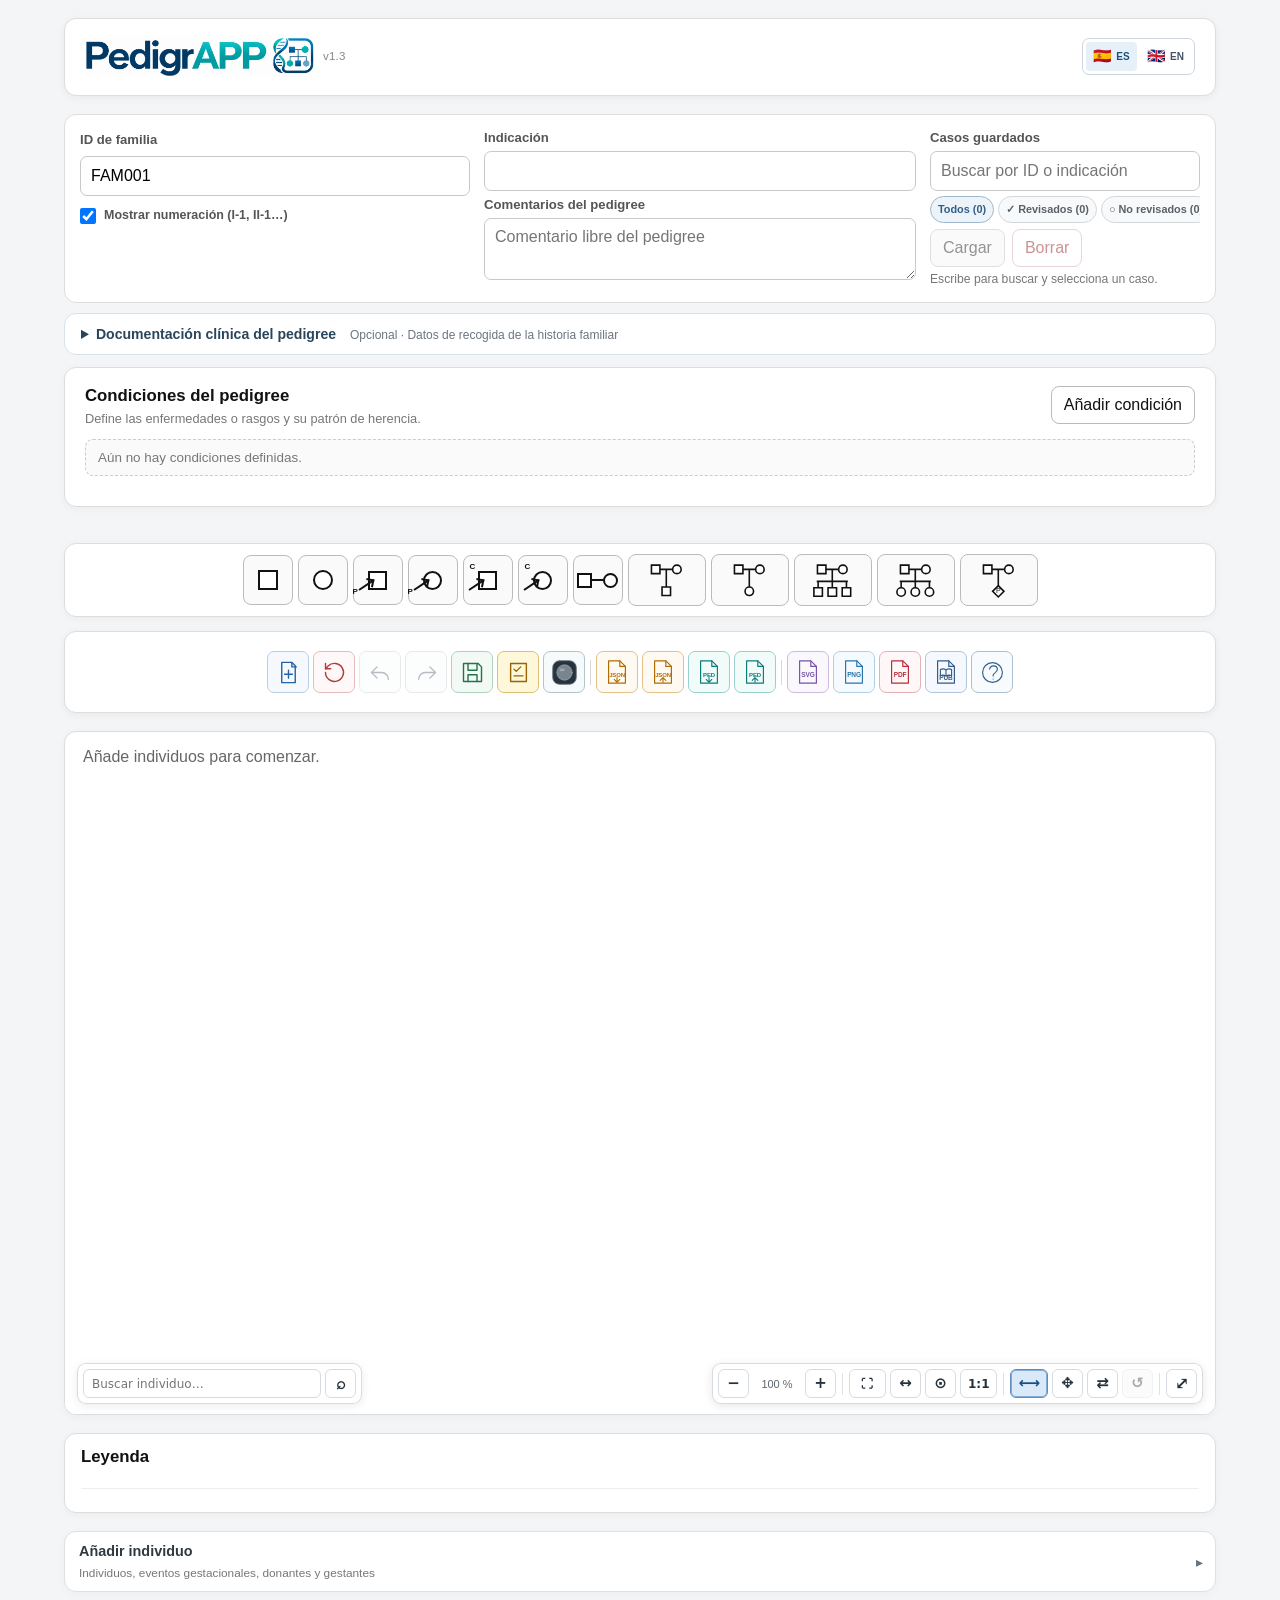
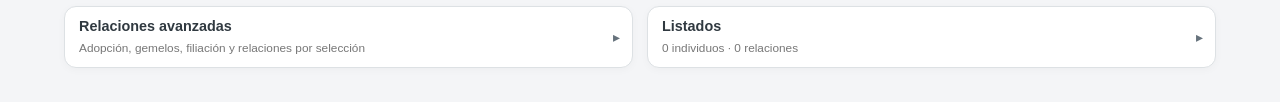
<file: index.html>
<!DOCTYPE html>

<html lang="es">
<head>
<meta charset="utf-8"/>
<meta content="width=device-width, initial-scale=1" name="viewport"/>
<title>PedigrAPP · 1.3</title>
<link href="images/PedigrAPP_icono_small.png" rel="icon" type="image/png"/>
<link href="pedigree.css?v=1300" rel="stylesheet"/>
</head>
<body>
<main class="app-shell">
<header class="app-header pedigrapp-header">
<div class="brand-block">
<div class="app-branding">
<img alt="PedigrAPP" class="app-logo" onerror="this.style.display='none';this.nextElementSibling.hidden=false" src="images/PedigrAPP_logo.png"/>
<strong class="app-name-fallback" hidden="">PedigrAPP</strong>
<div class="app-version">v1.3</div>
</div>
</div><div aria-label="Language / Idioma" class="app-language-switch" role="group"><button aria-pressed="true" class="language-choice" data-language="es" title="Español" type="button"><span class="language-flag" aria-hidden="true">🇪🇸</span><span class="language-code">ES</span></button><button aria-pressed="false" class="language-choice" data-language="en" title="English" type="button"><span class="language-flag" aria-hidden="true">🇬🇧</span><span class="language-code">EN</span></button></div>
</header>
<section class="case-bar">
<div class="field">
<div class="case-id-label-row">
<label data-i18n="app.body1.main1.section1.div1.div1.label1.text" for="familyId">ID de familia</label>
<span aria-live="polite" class="unsaved-indicator" hidden="" id="unsavedIndicator" role="status"><span aria-hidden="true" class="unsaved-indicator-dot">●</span> <span class="unsaved-indicator-label">Cambios sin guardar</span></span>
<span aria-live="polite" class="reviewed-indicator" hidden="" id="reviewedIndicator" role="status"><span aria-hidden="true">✓</span> <span data-i18n="app.reviewedIndicator.text">Pedigree revisado</span></span>
<button class="rereview-family-btn" data-i18n="app.rereviewFamilyBtn.text" hidden="" id="rereviewFamilyBtn" type="button">✓ Revisar versión actual</button>
<button class="qc-mini-indicator" data-i18n="app.qcMiniIndicator.text" data-i18n-title="app.qcMiniIndicator.title" hidden="" id="qcMiniIndicator" title="Abrir incidencias del QC automático" type="button">QC · Comprobando…</button>
</div>
<input id="familyId" type="text" value="FAM001"/>
<label class="pedigree-numbering-toggle" for="showPedigreeNumbers">
<input checked="" id="showPedigreeNumbers" type="checkbox"/>
<span data-i18n="app.body1.main1.section1.div1.label1.span1.text">Mostrar numeración (I-1, II-1…)</span>
</label>
</div>
<div class="field grow-wide">
<label data-i18n="app.body1.main1.section1.div2.label1.text" for="indication">Indicación</label>
<input id="indication" type="text"/>
<label data-i18n="app.body1.main1.section1.div2.label2.text" for="pedigreeComments">Comentarios del pedigree</label>
<textarea data-i18n-placeholder="app.pedigreeComments.placeholder" id="pedigreeComments" placeholder="Comentario libre del pedigree" rows="2"></textarea>
</div>
<div class="field saved-cases-field">
<label data-i18n="app.body1.main1.section1.div3.label1.text" for="savedCaseSearch">Casos guardados</label>
<div class="saved-case-picker">
<input aria-autocomplete="list" aria-controls="savedCaseResults" autocomplete="off" data-i18n-placeholder="app.savedCaseSearch.placeholder" id="savedCaseSearch" placeholder="Buscar por ID o indicación" type="search"/>
<div aria-label="Filtrar casos por estado de revisión" class="saved-case-review-filters" data-i18n-aria-label="app.body1.main1.section1.div3.div1.div1.aria_label" role="group">
<button aria-pressed="true" class="saved-case-filter-button is-active" data-i18n-managed="true" id="savedCaseFilterAllBtn" type="button">Todos</button>
<button aria-pressed="false" class="saved-case-filter-button" data-i18n-managed="true" id="savedCaseFilterReviewedBtn" type="button">✓ Revisados</button>
<button aria-pressed="false" class="saved-case-filter-button" data-i18n-managed="true" id="savedCaseFilterPendingBtn" type="button">○ No revisados</button>
</div>
<div aria-label="Resultados de casos guardados" class="saved-case-results hidden" id="savedCaseResults" role="listbox"></div>
</div>
<div class="saved-case-actions">
<button data-i18n="app.loadFamilyBtn.text" disabled="" id="loadFamilyBtn" type="button">Cargar</button>
<button class="danger" data-i18n="app.deleteFamilyBtn.text" disabled="" id="deleteFamilyBtn" type="button">Borrar</button>
</div>
<small class="field-help" data-i18n-managed="true" id="savedCaseSelection">
        Escribe para buscar y selecciona un caso.
      </small>
</div>
</section>
<details class="case-documentation" id="pedigreeDocumentationSection">
  <summary><span data-i18n="documentation.title">Documentación clínica del pedigree</span>
    <span class="case-documentation-hint" data-i18n="documentation.optionalHint">Opcional · Datos de recogida de la historia familiar</span>
  </summary>
  <div class="case-documentation-fields">
    <div class="field"><label data-i18n="documentation.collectedDate" for="pedigreeCollectedDate">Fecha de recogida</label>
      <input id="pedigreeCollectedDate" type="date" autocomplete="off" /></div>
    <div class="field"><label data-i18n="documentation.updatedDate" for="pedigreeUpdatedDate">Fecha de última actualización clínica</label>
      <input id="pedigreeUpdatedDate" type="date" autocomplete="off" /></div>
    <div class="field"><label data-i18n="documentation.recordedBy" for="pedigreeRecordedBy">Genetista / médico que recoge la historia familiar</label>
      <input id="pedigreeRecordedBy" type="text" autocomplete="off" maxlength="180" data-i18n-placeholder="documentation.recordedByPlaceholder" placeholder="Nombre y apellidos (especialidad opcional)" /></div>
    <div class="field"><label data-i18n="documentation.informant" for="pedigreeInformant">Informante de la historia familiar</label>
      <input id="pedigreeInformant" type="text" autocomplete="off" maxlength="180" /></div>
    <div class="field"><label data-i18n="documentation.ancestryMaternal" for="pedigreeAncestryMaternal">Ascendencia de la rama materna</label>
      <input id="pedigreeAncestryMaternal" type="text" autocomplete="off" maxlength="180" data-i18n-placeholder="documentation.ancestryPlaceholder" placeholder="Región u origen poblacional (opcional)" /></div>
    <div class="field"><label data-i18n="documentation.ancestryPaternal" for="pedigreeAncestryPaternal">Ascendencia de la rama paterna</label>
      <input id="pedigreeAncestryPaternal" type="text" autocomplete="off" maxlength="180" data-i18n-placeholder="documentation.ancestryPlaceholder" placeholder="Región u origen poblacional (opcional)" /></div>
  </div>
  <p class="case-documentation-note" data-i18n="documentation.explanation">Las fechas corresponden a la historia familiar; la ascendencia de ambas ramas se consigna solo cuando sea relevante. El PDF muestra aparte su fecha de generación.</p>
</details>
<section class="conditions-card top-conditions-card">
<div class="section-heading-row">
<div>
<h2 data-i18n="app.body1.main1.section2.div1.div1.h21.text">Condiciones del pedigree</h2>
<p class="section-help" data-i18n="app.body1.main1.section2.div1.div1.p1.text">Define las enfermedades o rasgos y su patrón de herencia.</p>
</div>
<button data-i18n="app.addConditionBtn.text" id="addConditionBtn" type="button">Añadir condición</button>
</div>
<div class="conditions-empty" data-i18n="app.conditionsEmpty.text" id="conditionsEmpty">Aún no hay condiciones definidas.</div>
<div class="conditions-list" id="conditionsList"></div>
</section>
<div class="app-message" id="appMessage" role="status"></div>
<div aria-atomic="false" aria-live="polite" class="toast-container" id="toastContainer"></div>
<nav aria-hidden="true" aria-label="Acciones rápidas del pedigree" class="sticky-pedigree-actions" data-i18n-aria-label="app.stickyPedigreeActions.aria_label" id="stickyPedigreeActions">
<button aria-label="Deshacer" class="sticky-action-button" disabled="" id="stickyUndoBtn" title="Deshacer" type="button">
<svg aria-hidden="true" viewbox="0 0 24 24">
<path d="M9 7 4 12l5 5"></path>
<path d="M5 12h8a6 6 0 0 1 6 6"></path>
</svg>
<span data-i18n="app.stickyUndoBtn.span1.text">Deshacer</span>
</button>
<button aria-label="Rehacer" class="sticky-action-button" disabled="" id="stickyRedoBtn" title="Rehacer" type="button">
<svg aria-hidden="true" viewbox="0 0 24 24">
<path d="m15 7 5 5-5 5"></path>
<path d="M19 12h-8a6 6 0 0 0-6 6"></path>
</svg>
<span data-i18n="app.stickyRedoBtn.span1.text">Rehacer</span>
</button>
<button aria-keyshortcuts="Control+S Meta+S" aria-label="Guardar" class="sticky-action-button sticky-save-button" id="stickySaveBtn" title="Guardar · Ctrl+S" type="button">
<svg aria-hidden="true" viewbox="0 0 24 24">
<path d="M4 4h13l3 3v13H4z"></path>
<path d="M8 4v6h8V4M8 20v-6h8v6"></path>
</svg>
<span class="sticky-save-label" data-i18n="app.stickySaveBtn.span1.text">Guardar</span>
<span aria-hidden="true" class="sticky-dirty-dot"></span>
</button>
<span aria-hidden="true" class="sticky-action-separator"></span>
<button aria-label="Volver al pedigree" class="sticky-action-button sticky-tree-button" id="stickyReturnToTreeBtn" title="Volver al pedigree" type="button" data-i18n-title="toolbar.stickyReturnToTreeBtn.title" data-i18n-aria-label="toolbar.stickyReturnToTreeBtn.ariaLabel">
<svg aria-hidden="true" viewbox="0 0 24 24">
<path d="M12 3v4"></path>
<path d="M5 8h14"></path>
<path d="M5 8v4M19 8v4"></path>
<rect height="6" width="6" x="2" y="12"></rect>
<circle cx="19" cy="15" r="3"></circle>
<path d="M12 8v5"></path>
<rect height="6" width="6" x="9" y="13"></rect>
</svg>
<span data-i18n="app.stickyReturnToTreeBtn.span1.text">Árbol</span>
</button>
</nav>
<section class="workspace" id="workspace">
<section class="viewer-column">
<section aria-label="Acciones rápidas" class="top-tool-row" data-i18n-aria-label="app.workspace.section1.section1.aria_label">
<section class="quick-add-card">
<div aria-label="Altas rápidas" class="quick-add-inline" data-i18n-aria-label="app.workspace.section1.section1.section1.div1.aria_label">
<div class="quick-add-strip quick-add-strip-wide">
<button aria-label="Añadir hombre" class="quick-add-button" data-i18n-aria-label="app.quickAddManBtn.aria_label" data-i18n-title="app.quickAddManBtn.title" id="quickAddManBtn" title="Añadir hombre" type="button">
<span aria-hidden="true" class="quick-add-symbol quick-add-square"></span>
</button>
<button aria-label="Añadir mujer" class="quick-add-button" data-i18n-aria-label="app.quickAddWomanBtn.aria_label" data-i18n-title="app.quickAddWomanBtn.title" id="quickAddWomanBtn" title="Añadir mujer" type="button">
<span aria-hidden="true" class="quick-add-symbol quick-add-circle"></span>
</button>
<button aria-label="Añadir hombre probando" class="quick-add-button" data-i18n-aria-label="app.quickAddProbandManBtn.aria_label" data-i18n-title="app.quickAddProbandManBtn.title" id="quickAddProbandManBtn" title="Añadir hombre probando" type="button">
<span aria-hidden="true" class="quick-add-person-with-arrow">
<span class="quick-add-symbol quick-add-square"></span>
<span class="quick-add-arrow quick-add-arrow-proband"></span>
<span class="quick-add-p-mark">P</span>
</span>
</button>
<button aria-label="Añadir mujer probando" class="quick-add-button" data-i18n-aria-label="app.quickAddProbandWomanBtn.aria_label" data-i18n-title="app.quickAddProbandWomanBtn.title" id="quickAddProbandWomanBtn" title="Añadir mujer probando" type="button">
<span aria-hidden="true" class="quick-add-person-with-arrow">
<span class="quick-add-symbol quick-add-circle"></span>
<span class="quick-add-arrow quick-add-arrow-proband"></span>
<span class="quick-add-p-mark">P</span>
</span>
</button>
<button aria-label="Añadir hombre consultante" class="quick-add-button" data-i18n-aria-label="app.quickAddConsultandManBtn.aria_label" data-i18n-title="app.quickAddConsultandManBtn.title" id="quickAddConsultandManBtn" title="Añadir hombre consultante" type="button">
<span aria-hidden="true" class="quick-add-person-with-arrow">
<span class="quick-add-symbol quick-add-square"></span>
<span class="quick-add-arrow quick-add-arrow-consultand"></span>
<span class="quick-add-c-mark">C</span>
</span>
</button>
<button aria-label="Añadir mujer consultante" class="quick-add-button" data-i18n-aria-label="app.quickAddConsultandWomanBtn.aria_label" data-i18n-title="app.quickAddConsultandWomanBtn.title" id="quickAddConsultandWomanBtn" title="Añadir mujer consultante" type="button">
<span aria-hidden="true" class="quick-add-person-with-arrow">
<span class="quick-add-symbol quick-add-circle"></span>
<span class="quick-add-arrow quick-add-arrow-consultand"></span>
<span class="quick-add-c-mark">C</span>
</span>
</button>
<button aria-label="Añadir pareja de hombre y mujer" class="quick-add-button" data-i18n-aria-label="app.quickAddCoupleBtn.aria_label" data-i18n-title="app.quickAddCoupleBtn.title" id="quickAddCoupleBtn" title="Añadir pareja hombre-mujer" type="button">
<span aria-hidden="true" class="quick-add-couple-icon">
<span class="quick-add-symbol quick-add-square"></span>
<span class="quick-add-couple-line"></span>
<span class="quick-add-symbol quick-add-circle"></span>
</span>
</button>
<button aria-label="Añadir pareja hombre-mujer con un hijo" class="quick-add-button quick-add-template-button quick-add-one-child-button" data-i18n-aria-label="app.quickAddCouple1SonBtn.aria_label" data-i18n-title="app.quickAddCouple1SonBtn.title" id="quickAddCouple1SonBtn" title="Añadir pareja hombre-mujer con un hijo" type="button">
<svg aria-hidden="true" class="quick-add-pedigree-icon quick-add-one-child-icon" viewbox="0 0 82 48">
<rect height="12" width="12" x="19" y="3"></rect>
<circle cx="55" cy="9" r="6"></circle>
<line x1="31" x2="49" y1="9" y2="9"></line>
<line x1="40" x2="40" y1="9" y2="34"></line>
<rect height="12" width="12" x="34" y="34"></rect>
</svg>
</button>
<button aria-label="Añadir pareja hombre-mujer con una hija" class="quick-add-button quick-add-template-button quick-add-one-child-button" data-i18n-aria-label="app.quickAddCouple1DaughterBtn.aria_label" data-i18n-title="app.quickAddCouple1DaughterBtn.title" id="quickAddCouple1DaughterBtn" title="Añadir pareja hombre-mujer con una hija" type="button">
<svg aria-hidden="true" class="quick-add-pedigree-icon quick-add-one-child-icon" viewbox="0 0 82 48">
<rect height="12" width="12" x="19" y="3"></rect>
<circle cx="55" cy="9" r="6"></circle>
<line x1="31" x2="49" y1="9" y2="9"></line>
<line x1="40" x2="40" y1="9" y2="34"></line>
<circle cx="40" cy="40" r="6"></circle>
</svg>
</button>
<button aria-label="Añadir pareja con 3 hijos varones" class="quick-add-button quick-add-template-button" data-i18n-aria-label="app.quickAddCouple3SonsBtn.aria_label" data-i18n-title="app.quickAddCouple3SonsBtn.title" id="quickAddCouple3SonsBtn" title="Añadir pareja con 3 hijos varones" type="button">
<svg aria-hidden="true" class="quick-add-pedigree-icon quick-add-family-icon" viewbox="0 0 82 48">
<rect height="12" width="12" x="19" y="3"></rect>
<circle cx="55" cy="9" r="6"></circle>
<line x1="31" x2="49" y1="9" y2="9"></line>
<line x1="40" x2="40" y1="9" y2="26"></line>
<line x1="18" x2="62" y1="26" y2="26"></line>
<line x1="20" x2="20" y1="26" y2="35"></line>
<line x1="40" x2="40" y1="26" y2="35"></line>
<line x1="60" x2="60" y1="26" y2="35"></line>
<rect height="12" width="12" x="14" y="35"></rect>
<rect height="12" width="12" x="34" y="35"></rect>
<rect height="12" width="12" x="54" y="35"></rect>
</svg>
</button>
<button aria-label="Añadir pareja con 3 hijas mujeres" class="quick-add-button quick-add-template-button" data-i18n-aria-label="app.quickAddCouple3DaughtersBtn.aria_label" data-i18n-title="app.quickAddCouple3DaughtersBtn.title" id="quickAddCouple3DaughtersBtn" title="Añadir pareja con 3 hijas mujeres" type="button">
<svg aria-hidden="true" class="quick-add-pedigree-icon quick-add-family-icon" viewbox="0 0 82 48">
<rect height="12" width="12" x="19" y="3"></rect>
<circle cx="55" cy="9" r="6"></circle>
<line x1="31" x2="49" y1="9" y2="9"></line>
<line x1="40" x2="40" y1="9" y2="26"></line>
<line x1="18" x2="62" y1="26" y2="26"></line>
<line x1="20" x2="20" y1="26" y2="35"></line>
<line x1="40" x2="40" y1="26" y2="35"></line>
<line x1="60" x2="60" y1="26" y2="35"></line>
<circle cx="20" cy="41" r="6"></circle>
<circle cx="40" cy="41" r="6"></circle>
<circle cx="60" cy="41" r="6"></circle>
</svg>
</button>
<button aria-label="Añadir padre, madre y feto (sexo desconocido)" class="quick-add-button quick-add-template-button quick-add-one-child-button" data-i18n-aria-label="app.quickAddCoupleFetusBtn.aria_label" data-i18n-title="app.quickAddCoupleFetusBtn.title" id="quickAddCoupleFetusBtn" title="Añadir padre, madre y feto (sexo desconocido)" type="button">
<svg aria-hidden="true" class="quick-add-pedigree-icon quick-add-one-child-icon" viewbox="0 0 82 48">
<rect height="12" width="12" x="19" y="3"></rect>
<circle cx="55" cy="9" r="6"></circle>
<line x1="31" x2="49" y1="9" y2="9"></line>
<line x1="40" x2="40" y1="9" y2="32"></line>
<polygon points="40,32 48,40 40,48 32,40"></polygon>
<text fill="#111" font-size="10" stroke="none" text-anchor="middle" x="40" y="43">P</text>
</svg>
</button>
</div>
</div>
</section>
<section aria-label="Acciones principales" class="action-card pedigrapp-header">
<div aria-label="Acciones principales" class="actions" role="toolbar">
<button aria-label="Nueva familia" class="action-icon" id="newFamilyBtn" title="Nueva familia" type="button" data-i18n-title="toolbar.newFamilyBtn.title" data-i18n-aria-label="toolbar.newFamilyBtn.ariaLabel"><svg aria-hidden="true" viewbox="0 0 24 24"><path d="M6 3h9l3 3v15H6z"></path><path d="M15 3v4h4M12 10v7M8.5 13.5h7"></path></svg></button>
<button aria-label="Resetear árbol" class="action-icon danger" data-i18n-aria-label="app.resetTreeBtn.aria_label" data-i18n-title="app.resetTreeBtn.title" id="resetTreeBtn" title="Resetear árbol" type="button"><svg aria-hidden="true" viewbox="0 0 24 24"><path d="M4 12a8 8 0 1 0 2.3-5.7L4 8.6"></path><path d="M4 4v4.6h4.6"></path></svg></button>
<button aria-label="Deshacer" class="action-icon" disabled="" id="undoBtn" title="Deshacer" type="button"><svg aria-hidden="true" viewbox="0 0 24 24"><path d="M9 7 4 12l5 5"></path><path d="M5 12h8a6 6 0 0 1 6 6"></path></svg></button>
<button aria-label="Rehacer" class="action-icon" disabled="" id="redoBtn" title="Rehacer" type="button"><svg aria-hidden="true" viewbox="0 0 24 24"><path d="m15 7 5 5-5 5"></path><path d="M19 12h-8a6 6 0 0 0-6 6"></path></svg></button>
<button aria-keyshortcuts="Control+S Meta+S" aria-label="Guardar" class="action-icon primary" id="saveFamilyBtn" title="Guardar · Ctrl+S" type="button"><svg aria-hidden="true" viewbox="0 0 24 24"><path d="M4 4h13l3 3v13H4z"></path><path d="M8 4v6h8V4M8 20v-6h8v6"></path></svg></button>
<button aria-label="Marcar pedigree como revisado" aria-pressed="false" class="action-icon clinical-review-action" id="clinicalReviewBtn" title="Marcar pedigree como revisado" type="button">
<svg aria-hidden="true" viewbox="0 0 24 24">
<path d="M5 4h14v16H5z"></path>
<path d="m8 9 2 2 4-4"></path>
<path d="M8 15h8"></path>
</svg>
</button>
<button aria-controls="pedigreeQcPanel" aria-expanded="false" aria-label="Abrir incidencias del QC automático" class="action-icon pedigree-qc-action" data-i18n-aria-label="app.validatePedigreeBtn.aria_label" data-i18n-title="app.validatePedigreeBtn.title" data-qc-state="pending" id="validatePedigreeBtn" title="Control de calidad automático en directo · pulsar para ver detalles" type="button">
<svg aria-hidden="true" class="qc-traffic-light" focusable="false" viewbox="0 0 28 28">
<rect class="qc-traffic-housing" height="24.4" rx="7" width="24.4" x="1.8" y="1.8"></rect>
<circle class="qc-bulb" cx="14" cy="14" r="8"></circle>
<ellipse class="qc-bulb-glint" cx="11.5" cy="11.3" rx="2.7" ry="1.5"></ellipse>
</svg>
</button>
<span aria-hidden="true" class="action-separator"></span>
<button aria-label="Exportar JSON" class="action-icon file-action" id="exportJsonBtn" title="Exportar JSON" type="button" data-i18n-title="toolbar.exportJsonBtn.title" data-i18n-aria-label="toolbar.exportJsonBtn.ariaLabel"><svg aria-hidden="true" viewbox="0 0 30 30"><path d="M6 3h12l6 6v18H6z"></path><path d="M18 3v6h6"></path><text x="15" y="20">JSON</text><path class="mini-arrow" d="m12 23 3 3 3-3M15 26v-5"></path></svg></button>
<label aria-label="Importar JSON" class="button-like action-icon file-action" for="importJsonInput" title="Importar JSON" data-i18n-title="toolbar.importJsonInput.title" data-i18n-aria-label="toolbar.importJsonInput.ariaLabel"><svg aria-hidden="true" viewbox="0 0 30 30"><path d="M6 3h12l6 6v18H6z"></path><path d="M18 3v6h6"></path><text x="15" y="20">JSON</text><path class="mini-arrow" d="m12 24 3-3 3 3M15 21v5"></path></svg></label>
<input accept=".json,application/json" hidden="" id="importJsonInput" type="file"/>
<button aria-label="Exportar PED" class="action-icon file-action" id="exportPedBtn" title="Exportar PED" type="button" data-i18n-title="toolbar.exportPedBtn.title" data-i18n-aria-label="toolbar.exportPedBtn.ariaLabel"><svg aria-hidden="true" viewbox="0 0 30 30"><path d="M6 3h12l6 6v18H6z"></path><path d="M18 3v6h6"></path><text x="15" y="20">PED</text><path class="mini-arrow" d="m12 23 3 3 3-3M15 26v-5"></path></svg></button>
<label aria-label="Importar PED" class="button-like action-icon file-action" for="importPedInput" title="Importar PED" data-i18n-title="toolbar.importPedInput.title" data-i18n-aria-label="toolbar.importPedInput.ariaLabel"><svg aria-hidden="true" viewbox="0 0 30 30"><path d="M6 3h12l6 6v18H6z"></path><path d="M18 3v6h6"></path><text x="15" y="20">PED</text><path class="mini-arrow" d="m12 24 3-3 3 3M15 21v5"></path></svg></label>
<input accept=".ped,text/plain" hidden="" id="importPedInput" type="file"/>
<span aria-hidden="true" class="action-separator"></span>
<button aria-label="Exportar SVG" class="action-icon file-action export-only" id="exportSvgBtn" title="Exportar SVG" type="button" data-i18n-title="toolbar.exportSvgBtn.title" data-i18n-aria-label="toolbar.exportSvgBtn.ariaLabel"><svg aria-hidden="true" viewbox="0 0 30 30"><path d="M6 3h12l6 6v18H6z"></path><path d="M18 3v6h6"></path><text x="15" y="20">SVG</text></svg></button>
<button aria-label="Exportar PNG" class="action-icon file-action export-only" id="exportPngBtn" title="Exportar PNG" type="button" data-i18n-title="toolbar.exportPngBtn.title" data-i18n-aria-label="toolbar.exportPngBtn.ariaLabel"><svg aria-hidden="true" viewbox="0 0 30 30"><path d="M6 3h12l6 6v18H6z"></path><path d="M18 3v6h6"></path><text x="15" y="20">PNG</text></svg></button>
<button aria-label="Exportar PDF" class="action-icon file-action export-only" id="exportPdfBtn" title="Exportar PDF" type="button" data-i18n-title="toolbar.exportPdfBtn.title" data-i18n-aria-label="toolbar.exportPdfBtn.ariaLabel"><svg aria-hidden="true" viewbox="0 0 30 30"><path d="M6 3h12l6 6v18H6z"></path><path d="M18 3v6h6"></path><text x="15" y="20">PDF</text></svg></button>
<button aria-label="Figura científica" class="action-icon file-action export-only publication-export-action" id="exportPublicationBtn" title="Figura científica · SVG, PNG o PDF" type="button" data-i18n-title="publication.toolbarTitle" data-i18n-aria-label="publication.toolbarTitle"><svg aria-hidden="true" viewbox="0 0 30 30"><path d="M6 3h12l6 6v18H6z"></path><path d="M18 3v6h6"></path><path d="M9 12.3q3-1.5 6 .2q3-1.7 6-.2v6.8q-3-1.6-6 .2q-3-1.8-6-.2z" stroke-width="1.2"></path><path d="M15 12.5v6.8" stroke-width="1.2"></path><text x="15" y="24">PUB</text></svg></button>
<a aria-label="Abrir ayuda y nomenclatura del pedigree" data-i18n-aria-label="toolbar.help.ariaLabel" data-i18n-title="toolbar.help.title" class="button-like action-icon help-action" href="help.html" rel="noopener noreferrer" target="_blank" title="Ayuda y nomenclatura del pedigree"><svg aria-hidden="true" viewbox="0 0 30 30">
<circle cx="15" cy="15" r="11"></circle>
<path d="M11.8 11.2c.4-2.2 2-3.5 4.4-3.5 2.5 0 4.2 1.5 4.2 3.7 0 1.8-.9 2.8-2.7 4-1.6 1-2.1 1.8-2.1 3.4"></path>
<path d="M15.7 22.2h.01"></path>
</svg></a>
</div>
</section>
</section>
<section aria-label="Control de calidad del pedigree" class="pedigree-qc-panel" hidden="" id="pedigreeQcPanel">
<div class="pedigree-qc-header">
<div>
<h2 data-i18n="app.pedigreeQcPanel.div1.div1.h21.text">Control de calidad · QC</h2>
<p class="pedigree-qc-subtitle" data-i18n="app.pedigreeQcPanel.div1.div1.p1.text">QC automático en directo, basado en Bennett/NSGC y la integridad de PedigrAPP. Solo se muestra este panel al pulsar el semáforo; no implica revisión clínica.</p>
</div>
<div class="pedigree-qc-controls">
<button data-i18n="app.pedigreeQcRefreshBtn.text" id="pedigreeQcRefreshBtn" type="button">Recalcular ahora</button>
<button aria-label="Cerrar control de calidad" data-i18n="app.pedigreeQcCloseBtn.text" id="pedigreeQcCloseBtn" type="button">Cerrar ×</button>
</div>
</div>
<div aria-live="polite" class="pedigree-qc-summary" id="pedigreeQcSummary" role="status"></div>
<div class="pedigree-qc-issues" id="pedigreeQcIssues"></div>
<p class="pedigree-qc-disclaimer" data-i18n="app.pedigreeQcPanel.p1.text">Este informe no sustituye la revisión profesional ni comprueba exhaustivamente la ausencia de cruces gráficos, la veracidad de la historia familiar, ni la interpretación clínica de variantes y diagnósticos. Sin incidencias detectadas no significa validación clínica.</p>
</section>
<section class="pedigree-card">
<div class="status" id="status"></div>
<div class="pedigree-viewport-shell">
<div aria-label="Buscar individuo en el pedigree" data-i18n-aria-label="layout.search.region" class="pedigree-search-controls" role="search">
<label class="visually-hidden" data-i18n="app.workspace.section1.section3.div2.div1.label1.text" for="pedigreePersonSearch">Buscar individuo</label>
<input aria-keyshortcuts="F" autocomplete="off" class="pedigree-person-search" id="pedigreePersonSearch" list="pedigreePersonSearchList" placeholder="Buscar individuo…" data-i18n-placeholder="layout.search.placeholder" data-i18n-title="layout.search.title" title="Buscar individuo · F" type="search"/>
<datalist id="pedigreePersonSearchList"></datalist>
<button aria-label="Buscar y centrar individuo" class="pedigree-search-button" id="pedigreePersonSearchBtn" title="Buscar y centrar individuo" type="button" data-i18n-title="toolbar.pedigreePersonSearchBtn.title" data-i18n-aria-label="toolbar.pedigreePersonSearchBtn.ariaLabel">⌕</button>
</div>
<div aria-label="Controles del visor del pedigree" data-i18n-aria-label="layout.controls.label" class="pedigree-viewer-controls" role="toolbar">
<button aria-keyshortcuts="-" aria-label="Alejar" class="pedigree-viewer-button" id="pedigreeZoomOutBtn" title="Alejar · −" type="button" data-i18n-title="toolbar.pedigreeZoomOutBtn.title" data-i18n-aria-label="toolbar.pedigreeZoomOutBtn.ariaLabel">−</button>
<div aria-live="polite" class="pedigree-zoom-indicator" id="pedigreeZoomIndicator">100 %</div>
<button aria-keyshortcuts="+" aria-label="Acercar" class="pedigree-viewer-button" id="pedigreeZoomInBtn" title="Acercar · +" type="button" data-i18n-title="toolbar.pedigreeZoomInBtn.title" data-i18n-aria-label="toolbar.pedigreeZoomInBtn.ariaLabel">+</button>
<span aria-hidden="true" class="pedigree-viewer-separator"></span>
<button aria-label="Ajustar todo el pedigree a la ventana" class="pedigree-viewer-button pedigree-viewer-button-wide" id="pedigreeFitBtn" title="Ajustar todo el pedigree a la ventana" type="button" data-i18n-title="toolbar.pedigreeFitBtn.title" data-i18n-aria-label="toolbar.pedigreeFitBtn.ariaLabel">⛶</button>
<button aria-label="Ajustar pedigree al ancho del visor" class="pedigree-viewer-button" id="pedigreeFitWidthBtn" title="Ajustar pedigree al ancho del visor" type="button" data-i18n-title="toolbar.pedigreeFitWidthBtn.title" data-i18n-aria-label="toolbar.pedigreeFitWidthBtn.ariaLabel">↔</button>
<button aria-label="Centrar pedigree" class="pedigree-viewer-button" id="pedigreeCenterBtn" title="Centrar pedigree" type="button" data-i18n-title="toolbar.pedigreeCenterBtn.title" data-i18n-aria-label="toolbar.pedigreeCenterBtn.ariaLabel">⊙</button>
<button aria-label="Zoom 100 %" class="pedigree-viewer-button pedigree-viewer-button-wide" id="pedigreeActualSizeBtn" title="Zoom 100 %" type="button" data-i18n-title="toolbar.pedigreeActualSizeBtn.title" data-i18n-aria-label="toolbar.pedigreeActualSizeBtn.ariaLabel">1:1</button>
<span aria-hidden="true" class="pedigree-viewer-separator"></span>
<button aria-label="Activar movimiento solo horizontal" aria-pressed="true" class="pedigree-viewer-button is-active" id="pedigreeHorizontalLayoutBtn" title="Movimiento horizontal protegido" type="button">⟷</button>
<button aria-label="Activar movimiento X/Y libre" aria-pressed="false" class="pedigree-viewer-button" id="pedigreeUnrestrictedLayoutBtn" title="Movimiento libre X/Y" type="button">✥</button>
<button aria-label="Activar modo Reordenar horizontalmente" aria-pressed="false" class="pedigree-viewer-button" id="pedigreeReorderSiblingsBtn" title="Reordenar horizontalmente" type="button">⇄</button>
<button aria-label="Restablecer posiciones manuales" class="pedigree-viewer-button" disabled="" id="pedigreeResetManualPositionsBtn" title="Restablecer distribución horizontal automática" type="button">↺</button>
<span aria-hidden="true" class="pedigree-viewer-separator"></span>
<button aria-label="Activar modo foco" aria-pressed="false" class="pedigree-viewer-button pedigree-focus-button" id="pedigreeFocusModeBtn" title="Modo foco: ampliar el área del pedigree" type="button">⤢</button>
</div>
<div aria-label="Visor interactivo del pedigree" data-i18n-aria-label="layout.viewport.label" class="pedigree-container" id="pedigreeContainer" tabindex="0"></div>
</div>
<div aria-hidden="true" aria-label="Acciones del individuo" class="condition-hover-card" hidden="" id="conditionHoverCard" role="dialog"></div>
</section>
<section class="legend-card">
<h2 data-i18n="app.workspace.section1.section4.h21.text">Leyenda</h2>
<div class="legend-grid">
<div hidden="" id="maleLegend"><span class="legend-symbol square"></span> <span data-i18n="app.maleLegend.text">Hombre / niño</span></div>
<div hidden="" id="femaleLegend"><span class="legend-symbol circle"></span> <span data-i18n="app.femaleLegend.text">Mujer / niña</span></div>
<div hidden="" id="diverseGenderLegend"><span class="legend-symbol diamond"></span> <span data-i18n="app.diverseGenderLegend.text">Género diverso / no especificado</span></div>
<div hidden="" id="genericAffectedLegend"><span class="legend-symbol affected"></span> <span data-i18n="app.genericAffectedLegend.text">Afectado</span></div>
<div hidden="" id="deceasedLegend"><span class="legend-line deceased"></span> <span data-i18n="app.deceasedLegend.text">Fallecido</span></div>
<div hidden="" id="consultandLegend"><span class="legend-arrow">↗</span> <span data-i18n="app.consultandLegend.text">Consultante</span></div>
<div hidden="" id="probandLegend"><span class="legend-proband-mark"><span class="legend-proband-p">P</span><span class="legend-arrow">↗</span></span> <span data-i18n="app.probandLegend.text">Probando</span></div>
<div hidden="" id="sabLegend"><span class="legend-pregnancy-loss sab"></span> <span data-i18n="app.sabLegend.text">Aborto espontáneo (SAB)</span></div>
<div hidden="" id="topLegend"><span class="legend-pregnancy-loss top"></span> <span data-i18n="app.topLegend.text">Interrupción del embarazo (TOP)</span></div>
<div hidden="" id="ectLegend"><span class="legend-pregnancy-loss top"></span> <span data-i18n="app.ectLegend.text">Embarazo ectópico (ECT)</span></div>
<div hidden="" id="adoptedInLegend"><span class="legend-adoption-brackets adopted-in"><span aria-hidden="true" class="legend-adoption-stem"></span><span class="legend-symbol circle inner"></span></span> <span data-i18n="app.adoptedInLegend.text">Adoptado/a en la familia</span></div>
<div hidden="" id="adoptedOutLegend"><span class="legend-adoption-brackets adopted-out"><span aria-hidden="true" class="legend-adoption-stem"></span><span class="legend-symbol circle inner"></span></span> <span data-i18n="app.adoptedOutLegend.text">Dado/a en adopción</span></div>
<div hidden="" id="adoptiveLineLegend"><span class="legend-dashed-line"></span> <span data-i18n="app.adoptiveLineLegend.text">Filiación adoptiva</span></div>
<div hidden="" id="endedUnionLegend"><span class="legend-ended-union"></span> <span data-i18n="app.endedUnionLegend.text">Relación finalizada</span></div>
<div hidden="" id="commentLegend"><span class="comment-dot-legend"></span> <span data-i18n="app.commentLegend.text">Tiene comentario</span></div>
<div hidden="" id="familyHistoryUnknownLegend"><span class="family-history-unknown-legend">?</span> <span data-i18n="app.familyHistoryUnknownLegend.text">Historia familiar no disponible/desconocida</span></div>
<div hidden="" id="noChildrenLegend"><span class="legend-reproductive-status no-children"></span> <span data-i18n="app.noChildrenLegend.text">No descendencia por elección / motivo desconocido</span></div>
<div hidden="" id="infertilityLegend"><span class="legend-reproductive-status infertility"></span> <span data-i18n="app.infertilityLegend.text">Infertilidad</span></div>
<div hidden="" id="donorLegend">
<svg aria-hidden="true" class="legend-donor" viewbox="0 0 32 32">
<circle cx="16" cy="16" r="12"></circle>
<text x="16" y="20">D</text>
</svg>
            <span data-i18n="app.donorLegend.text">Donante de gametos (D)</span>
          </div>
<div hidden="" id="surrogateLegend">
<svg aria-hidden="true" class="legend-donor" viewbox="0 0 44 44">
<circle cx="16" cy="13" r="9"></circle>
<text x="16" y="17">D</text>
<line x1="16" x2="16" y1="22" y2="28"></line>
<polygon points="16,27 24,35 16,43 8,35"></polygon>
<text class="legend-surrogate-p" x="16" y="38">P</text>
</svg>
            <span data-i18n="app.surrogateLegend.text">Surrogate: donante de óvulos y gestante</span>
          </div>
<div hidden="" id="gestationalCarrierLegend">
<svg aria-hidden="true" class="legend-gestational-carrier" viewbox="0 0 32 32">
<circle cx="16" cy="16" r="12"></circle>
<text x="16" y="20">G</text>
</svg>
            <span data-i18n="app.gestationalCarrierLegend.text">Gestante / gestational carrier (G)</span>
          </div>
<div hidden="" id="fetusLegend">
<svg aria-hidden="true" class="legend-fetus" viewbox="0 0 32 32">
<polygon points="16,3 29,16 16,29 3,16"></polygon>
<text x="16" y="20">P</text>
</svg>
            <span data-i18n="app.fetusLegend.text">Feto / embarazo (P)</span>
          </div>
<div hidden="" id="stillbirthLegend">
<svg aria-hidden="true" class="legend-stillbirth" viewbox="0 0 32 32">
<rect height="22" width="22" x="5" y="5"></rect>
<line x1="3" x2="29" y1="29" y2="3"></line>
</svg>
            <span data-i18n="app.stillbirthLegend.text">Mortinato (SB)</span>
          </div>
<div hidden="" id="multipleIndividualsLegend">
<svg aria-hidden="true" class="legend-multiple-individuals" viewbox="0 0 32 32">
<rect height="24" width="24" x="4" y="4"></rect>
<text x="16" y="20">3</text>
</svg>
            <span data-i18n="app.multipleIndividualsLegend.text">Varios individuos (número conocido)</span>
          </div>
<div hidden="" id="multipleIndividualsUnknownLegend">
<svg aria-hidden="true" class="legend-multiple-individuals" viewbox="0 0 32 32">
<rect height="24" width="24" x="4" y="4"></rect>
<text x="16" y="20">n</text>
</svg>
            <span data-i18n="app.multipleIndividualsUnknownLegend.text">Varios individuos (número desconocido/no especificado)</span>
          </div>
<div hidden="" id="trizygoticLegend">
<svg aria-hidden="true" class="legend-trizygotic" viewbox="0 0 38 30">
<line x1="19" x2="19" y1="2" y2="9"></line>
<line x1="19" x2="7" y1="9" y2="21"></line>
<line x1="19" x2="19" y1="9" y2="21"></line>
<line x1="19" x2="31" y1="9" y2="21"></line>
<rect height="8" width="8" x="3" y="21"></rect>
<rect height="8" width="8" x="15" y="21"></rect>
<rect height="8" width="8" x="27" y="21"></rect>
</svg>
            <span data-i18n="app.trizygoticLegend.text">Trillizos tricigóticos</span>
          </div>
</div>
<p class="legend-note-ui" hidden="" id="legendDynamicNote"></p>
</section>
<section aria-label="Gestión de individuos y relaciones" class="management-row" data-i18n-aria-label="app.workspace.section1.section5.aria_label">
<details class="editor-disclosure separator wide-disclosure creation-card" id="creationCardDisclosure">
<summary class="editor-disclosure-summary">
<span>
<strong data-i18n="app.creationCardDisclosure.summary1.span1.strong1.text">Añadir individuo</strong>
<small data-i18n="app.creationCardDisclosure.summary1.span1.small1.text">Individuos, eventos gestacionales, donantes y gestantes</small>
</span>
</summary>
<div class="editor-disclosure-body creation-card-body">
<div class="panel-header">
<h2 data-i18n-dynamic="recordFormTitle" id="personFormTitle">Añadir individuo / evento</h2>
<button class="link-button" data-i18n="app.cancelEditBtn.text" hidden="" id="cancelEditBtn" type="button">Cancelar</button>
</div>
<form id="personForm">
<input id="editingUid" type="hidden"/>
<div class="form-grid">
<div class="field">
<label data-i18n="app.personForm.div1.div1.label1.text" for="recordType">Tipo de registro</label>
<select id="recordType">
<option data-i18n="app.recordType.option1.text" value="person">Individuo</option>
<option data-i18n="app.recordType.option2.text" value="multiple">Varios individuos</option>
<option data-i18n="app.recordType.option3.text" value="fetus">Feto</option>
<option data-i18n="app.recordType.option4.text" value="stillbirth">Mortinato (SB)</option>
<option data-i18n="app.recordType.option5.text" value="gestational_carrier">Gestante</option>
<option data-i18n="app.recordType.option6.text" value="sperm_donor">Donante de esperma</option>
<option data-i18n="app.recordType.option7.text" value="ovum_donor">Donante de óvulos</option>
<option data-i18n="app.recordType.option8.text" value="ovum_donor_surrogate">Donante de óvulos y gestante (surrogate)</option>
<option data-i18n="app.recordType.option9.text" value="sab">Aborto espontáneo (SAB)</option>
<option data-i18n="app.recordType.option10.text" value="top">Interrupción del embarazo (TOP)</option>
<option data-i18n="app.recordType.option11.text" value="ect">Embarazo ectópico (ECT)</option>
</select>
</div>
<div class="field person-label-field">
<label data-i18n="app.personForm.div1.div2.label1.text" for="personLabel">Nombre / alias opcional</label>
<input data-i18n-placeholder="app.personLabel.placeholder" id="personLabel" placeholder="p. ej. Caso índice" type="text"/>
</div>
<div class="field brief-info-field">
<label data-i18n="app.personForm.div1.div3.label1.text" for="briefInfo">Breve información</label>
<input data-i18n-placeholder="app.briefInfo.placeholder" id="briefInfo" maxlength="120" placeholder="p. ej. Ca. pulmón 2006" type="text"/>
</div>
<div class="field person-or-multiple-field">
<label data-i18n="app.personForm.div1.div4.label1.text" for="gender">Género</label>
<select id="gender">
<option data-i18n="app.gender.option1.text" value="man">Hombre / niño</option>
<option data-i18n="app.gender.option2.text" value="woman">Mujer / niña</option>
<option data-i18n="app.gender.option3.text" value="gender_diverse">Género diverso</option>
<option data-i18n="app.gender.option4.text" value="unspecified">No especificado</option>
</select>
</div>
<div class="field person-or-multiple-field">
<label data-i18n="app.personForm.div1.div5.label1.text" for="sexAtBirth">Sexo asignado al nacimiento</label>
<select id="sexAtBirth">
<option data-i18n="app.sexAtBirth.option1.text" value="male">Masculino</option>
<option data-i18n="app.sexAtBirth.option2.text" value="female">Femenino</option>
<option data-i18n="app.sexAtBirth.option3.text" value="unassigned">No asignado</option>
<option data-i18n="app.sexAtBirth.option4.text" value="">Desconocido / no registrado</option>
</select>
</div>
<div class="field fetus-only-field hidden" id="fetalSexField">
<label data-i18n="app.fetalSexField.label1.text" for="fetalSex">Sexo fetal / símbolo</label>
<select id="fetalSex">
<option data-i18n="app.fetalSex.option1.text" selected="" value="unspecified">Indeterminado / no conocido</option>
<option data-i18n="app.fetalSex.option2.text" value="man">Masculino</option>
<option data-i18n="app.fetalSex.option3.text" value="woman">Femenino</option>
</select>
<small class="field-help" data-i18n="app.fetalSexField.small1.text">
                Masculino: cuadrado con P. Femenino: círculo con P. Indeterminado: rombo con P.
              </small>
</div>
<div class="field donor-only-field hidden" id="donationTargetField">
<label data-i18n="app.donationTargetLabel.text" for="donationTarget" id="donationTargetLabel">Hijo / feto / embarazo resultante</label>
<div aria-labelledby="donationTargetLabel" class="donation-target-checkboxes hidden" id="donationTargetsCheckboxes" role="group"></div>
<select id="donationTarget">
<option data-i18n="app.donationTarget.option1.text" value="">— Seleccionar —</option>
</select>
<small class="field-help" data-i18n="app.donationTargetHelp.text" id="donationTargetHelp">
                Esperma: se sustituye la descendencia de la pareja por una línea desde la mujer gestante al resultado. Óvulos: se conserva la descendencia original y se añade la diagonal de la donante.
              </small>
</div>
<div class="field gestational-carrier-only-field hidden" id="gestationTargetField">
<label data-i18n="app.gestationTargetField.label1.text" for="gestationTarget">Feto / embarazo gestado</label>
<select id="gestationTarget">
<option data-i18n="app.gestationTarget.option1.text" value="">— Seleccionar —</option>
</select>
<small class="field-help" data-i18n="app.gestationTargetField.small1.text">
                Gestante (G): lleva la gestación sin aportar el óvulo. El embarazo se colocará directamente debajo de la gestante y se unirá mediante una línea continua.
              </small>
</div>
<div class="field multiple-only-field hidden" id="multipleCountField">
<label data-i18n="app.multipleCountField.label1.text" for="multipleCount">Número de individuos</label>
<input autocomplete="off" id="multipleCount" inputmode="numeric" placeholder="p. ej. 4 o n" type="text"/>
<small class="field-help">
                <span data-i18n="app.multipleCountField.small1.text1">Introduce un entero de al menos 2 o</span> <span data-i18n="app.multipleCountField.small1.text2">si el número es desconocido/no especificado. El valor se escribirá dentro del símbolo. Los individuos afectados no deben agruparse.</span>
              <strong>n</strong> </small>
</div>
<div class="field person-basic-field">
<label data-i18n="app.personForm.div1.div10.label1.text" for="age">Edad</label>
<input id="age" max="130" min="0" step="1" type="number"/>
</div>
<div class="field person-basic-field">
<label data-i18n="individual.birthYear" for="birthYear">Año de nacimiento (alternativo a edad)</label>
<input id="birthYear" min="1000" max="2100" step="1" type="number" data-i18n-placeholder="individual.birthYearPlaceholder" placeholder="AAAA"/>
</div>
<div class="field person-only-field hidden" id="deathYearField">
<label data-i18n="individual.deathYear" for="deathYear">Año de fallecimiento</label>
<input id="deathYear" min="1000" max="2100" step="1" type="number" data-i18n-placeholder="individual.deathYearPlaceholder" placeholder="AAAA"/>
</div>
<div class="field pregnancy-loss-only-field hidden">
<label data-i18n="app.personForm.div1.div11.label1.text" for="gestationalAge">Edad gestacional (semanas)</label>
<input id="gestationalAge" max="45" min="1" placeholder="p. ej. 8" step="1" type="number"/>
</div>
</div>
<div aria-label="Estados rápidos del individuo" class="person-status-row person-only-field" data-i18n-aria-label="app.personForm.div2.aria_label">
<label class="person-status-option" data-i18n-title="app.personForm.div2.label1.title" title="Consultante">
<input aria-label="Consultante" data-i18n-aria-label="app.consultand.aria_label" id="consultand" type="checkbox"/>
<span aria-hidden="true" class="person-status-symbol person-status-consultand">↗</span>
</label>
<label class="person-status-option" data-i18n-title="app.personForm.div2.label2.title" title="Probando">
<input aria-label="Probando" data-i18n-aria-label="app.proband.aria_label" id="proband" type="checkbox"/>
<span aria-hidden="true" class="person-status-symbol person-status-proband">
<span class="person-status-proband-p">P</span>
<span class="person-status-proband-arrow">↗</span>
</span>
</label>
<label class="person-status-option" data-i18n-title="app.personForm.div2.label3.title" title="Fallecido">
<input aria-label="Fallecido" data-i18n-aria-label="app.deceased.aria_label" id="deceased" type="checkbox"/>
<svg aria-hidden="true" class="person-status-deceased" viewbox="0 0 24 24">
<rect height="14" width="14" x="5" y="5"></rect>
<line x1="3.5" x2="20.5" y1="20.5" y2="3.5"></line>
</svg>
</label>
<label class="person-status-option" title="Historia familiar no disponible o desconocida">
<input aria-label="Historia familiar no disponible o desconocida" id="familyHistoryUnknown" type="checkbox"/>
<span aria-hidden="true" class="person-status-family-history">
<span class="person-status-family-question">?</span>
<svg class="person-status-mini-pedigree" viewbox="0 0 34 22">
<rect height="6" width="6" x="2" y="2"></rect>
<circle cx="16" cy="5" r="3"></circle>
<line x1="8" x2="13" y1="5" y2="5"></line>
<line x1="10.5" x2="10.5" y1="5" y2="13"></line>
<line x1="6" x2="25" y1="13" y2="13"></line>
<line x1="7" x2="7" y1="13" y2="19"></line>
<line x1="16" x2="16" y1="13" y2="19"></line>
<line x1="24" x2="24" y1="13" y2="19"></line>
<rect height="5" width="5" x="4.5" y="17"></rect>
<circle cx="16" cy="19.5" r="2.5"></circle>
<rect height="5" width="5" x="21.5" y="17"></rect>
</svg>
</span>
</label>
</div>
<details class="person-form-disclosure" id="personAdvancedDetails">
<summary data-i18n="app.personAdvancedDetails.summary1.text">Opciones avanzadas</summary>
<div class="person-form-disclosure-body form-grid">
<div class="field">
<label data-i18n="app.personAdvancedDetails.div1.div1.label1.text" for="birthOrder">Orden de nacimiento / gestación entre hermanos</label>
<input id="birthOrder" min="1" step="1" type="number"/>
</div>
<div class="field">
<label data-i18n="app.personAdvancedDetails.div1.div2.label1.text" for="generationOverride">Nivel / generación manual</label>
<input data-i18n-placeholder="app.generationOverride.placeholder" id="generationOverride" max="20" min="1" placeholder="Automático" step="1" type="number"/>
<small class="field-help" data-i18n="app.personAdvancedDetails.div1.div2.small1.text">
                  Déjalo vacío para que se calcule por parentesco.
                </small>
</div>
<div class="field intended-parent-field hidden">
<label data-i18n="app.intendedParentLabel.text" id="intendedParentLabel">Progenitores intencionales</label>
<div aria-labelledby="intendedParentLabel" class="intended-parent-checkboxes" id="intendedParentCheckboxes" role="group"></div>
<small class="field-help" data-i18n="app.personAdvancedDetails.div1.div3.small1.text">
                  Relación intencional (no genética ni gestacional).
                  Selecciona hasta dos personas. PedigrAPP añadirá bajo el
                  descendiente «Progenitores intencionales: I-1 y I-2»,
                  utilizando la numeración actual, sin trazar una línea de filiación.
                  Si existe una línea biológica incorrecta, elimínala desde Relaciones.
                </small>
</div>
<div class="form-grid person-only-field advanced-reproductive-grid">
<div class="field">
<label data-i18n="app.personAdvancedDetails.div1.div4.div1.label1.text" for="personReproductiveStatus">Situación reproductiva individual</label>
<select id="personReproductiveStatus">
<option data-i18n="app.personReproductiveStatus.option1.text" value="none">Sin información especial</option>
<option data-i18n="app.personReproductiveStatus.option2.text" value="no_children">No descendencia por elección / motivo desconocido</option>
<option data-i18n="app.personReproductiveStatus.option3.text" value="infertility">Infertilidad</option>
</select>
<small class="field-help" data-i18n="app.personAdvancedDetails.div1.div4.div1.small1.text">
                    Puede utilizarse aunque el individuo no tenga pareja representada.
                  </small>
</div>
<div class="field hidden" id="personReproductiveReasonField">
<label data-i18n="app.personReproductiveReasonField.label1.text" for="personReproductiveReason">Motivo, si se conoce</label>
<input data-i18n-placeholder="app.personReproductiveReason.placeholder" id="personReproductiveReason" maxlength="120" placeholder="p. ej. azoospermia, endometriosis, vasectomía" type="text"/>
</div>
</div>
</div>
</details>
<button class="primary full" data-i18n-dynamic="recordFormSubmit" id="submitPersonBtn" type="submit">Añadir individuo</button>
</form>
</div>
</details>
<details class="editor-disclosure separator wide-disclosure" id="relationCard">
<summary class="editor-disclosure-summary">
<span>
<strong data-i18n="app.relationCard.summary1.span1.strong1.text">Relaciones avanzadas</strong>
<small data-i18n="app.relationCard.summary1.span1.small1.text">Adopción, gemelos, filiación y relaciones por selección</small>
</span>
</summary>
<div class="editor-disclosure-body">
<div class="panel-header compact-panel-header">
<h2 data-i18n="app.relationFormTitle.text" id="relationFormTitle">Añadir relación</h2>
</div>
<form id="relationForm" onsubmit="return false;">
<div class="form-grid">
<div class="field">
<label data-i18n="app.relationForm.div1.div1.label1.text" for="relationA">Registro A</label>
<select id="relationA"></select>
</div>
<div class="field">
<label data-i18n="app.relationForm.div1.div2.label1.text" for="relationType">Relación</label>
<select id="relationType">
<option data-i18n="app.relationType.option1.text" value="parent">es progenitor/a de</option>
<option data-i18n="app.relationType.option2.text" value="child">es hijo/a de</option>
<option data-i18n="app.relationType.option3.text" value="adoptive_parent">es progenitor/a adoptivo/a de</option>
<option data-i18n="app.relationType.option4.text" value="adoptive_child">es adoptado/a en la familia por</option>
<option data-i18n="app.relationType.option5.text" value="adopted_out_child">es hijo/a dado/a en adopción de</option>
<option data-i18n="app.relationType.option6.text" value="sibling">es hermano/a de</option>
<option data-i18n="app.relationType.option7.text" value="twin">es gemelo/a o trillizo/a de</option>
<option data-i18n="app.relationType.option8.text" value="union">es pareja de</option>
<option data-i18n="app.relationType.option9.text" value="ended_union">relación finalizada con</option>
<option data-i18n="app.relationType.option10.text" value="consanguineous_union">es pareja consanguínea de</option>
<option data-i18n="app.relationType.option11.text" value="gestates">gesta el embarazo de / gestó a</option>
<option data-i18n="app.relationType.donates" value="donates">es donante de gametos para</option>
</select>
</div>
<div class="field hidden" id="consanguinityDegreeField">
<label data-i18n="app.consanguinityDegreeField.label1.text" for="consanguinityDegree">Grado de consanguinidad (opcional)</label>
<input id="consanguinityDegree" placeholder="p. ej. primos hermanos, primos terceros" type="text"/>
<small data-i18n="app.consanguinityDegreeField.small1.text">Si el grado no queda evidente en el pedigree, las guías recomiendan indicarlo sobre la línea de relación.</small>
</div>
<div class="field hidden" id="reproductiveStatusField">
<label data-i18n="app.reproductiveStatusField.label1.text" for="reproductiveStatus">Situación reproductiva</label>
<select id="reproductiveStatus">
<option data-i18n="app.reproductiveStatus.option1.text" value="none">Sin información especial</option>
<option data-i18n="app.reproductiveStatus.option2.text" value="no_children">No descendencia por elección / motivo desconocido</option>
<option data-i18n="app.reproductiveStatus.option3.text" value="infertility">Infertilidad</option>
</select>
<small class="field-help" data-i18n="app.reproductiveStatusField.small1.text">
                Se representa con una barra horizontal para no descendencia y dos barras para infertilidad.
              </small>
</div>
<div class="field hidden" id="reproductiveAttributionField">
<label data-i18n="app.reproductiveAttributionField.label1.text" for="reproductiveAttribution">Atribución</label>
<select id="reproductiveAttribution">
<option data-i18n="app.reproductiveAttribution.option1.text" value="union">Pareja / no especificado</option>
</select>
</div>
<div class="field hidden" id="reproductiveReasonField">
<label data-i18n="app.reproductiveReasonField.label1.text" for="reproductiveReason">Motivo, si se conoce</label>
<input data-i18n-placeholder="app.reproductiveReason.placeholder" id="reproductiveReason" maxlength="120" placeholder="p. ej. vasectomía, azoospermia, endometriosis" type="text"/>
</div>
<div class="field hidden" id="twinZygosityField">
<label data-i18n="app.twinZygosityField.label1.text" for="twinZygosity">Tipo de gestación múltiple</label>
<select id="twinZygosity">
<option data-i18n="app.twinZygosity.option1.text" value="monozygotic">Gemelos monocigóticos (MZ)</option>
<option data-i18n="app.twinZygosity.option2.text" value="dizygotic">Gemelos dicigóticos (DZ)</option>
<option data-i18n="app.twinZygosity.option3.text" value="unknown">Gemelos de cigosis desconocida</option>
<option data-i18n="app.twinZygosity.option4.text" value="trizygotic">Trillizos tricigóticos (TZ)</option>
</select>
<small class="field-help" data-i18n="app.twinZygosityField.small1.text">
                MZ: línea de conexión; desconocida: “?”. Tricigóticos: tres ramas desde un único punto común.
              </small>
</div>
<div class="field">
<label data-i18n="app.relationForm.div1.div8.label1.text">Persona(s) B</label>
<div aria-label="Personas B" class="multi-person-list" id="relationBList" role="group"></div>
<div class="multi-person-actions">
<button class="mini-button" data-i18n="app.selectAllBBtn.text" id="selectAllBBtn" type="button">Todas</button>
<button class="mini-button" data-i18n="app.clearAllBBtn.text" id="clearAllBBtn" type="button">Ninguna</button>
</div>
<small class="field-help" data-i18n="app.relationBHelp.text" id="relationBHelp">
                Puedes seleccionar varias personas y crear todas las relaciones de una sola vez.
              </small>
</div>
</div>
<div class="relation-form-actions">
<button class="full" data-i18n="app.relationSubmitBtn.text" id="relationSubmitBtn" type="submit">Añadir relación</button>
<button class="mini-button hidden" data-i18n="app.cancelRelationEditBtn.text" id="cancelRelationEditBtn" type="button">Cancelar edición</button>
</div>
</form>
</div>
</details>
<details class="editor-disclosure separator wide-disclosure" id="editorListsDisclosure">
<summary class="editor-disclosure-summary">
<span>
<strong data-i18n="app.editorListsDisclosure.summary1.span1.strong1.text">Listados</strong>
<small data-i18n="app.editorListsCount.text" id="editorListsCount">0 individuos · 0 relaciones</small>
</span>
</summary>
<div class="editor-disclosure-body editor-lists-body">
<section class="editor-list-section">
<h3 data-i18n="app.editorListsDisclosure.div1.section1.h31.text">Individuos</h3>
<div class="table-wrap">
<table class="people-table">
<thead>
<tr>
<th data-i18n="app.editorListsDisclosure.div1.section1.div1.table1.thead1.tr1.th1.text">Pedigree</th>
<th data-i18n="app.editorListsDisclosure.div1.section1.div1.table1.thead1.tr1.th2.text">Alias</th>
<th></th>
</tr>
</thead>
<tbody id="peopleTableBody"></tbody>
</table>
</div>
</section>
<section class="editor-list-section">
<h3 data-i18n="app.editorListsDisclosure.div1.section2.h31.text">Relaciones</h3>
<div class="relations-list" id="relationsList"></div>
</section>
</div>
</details>
</section>
<div aria-hidden="true" class="clinical-drawer-backdrop" hidden="" id="clinicalDrawerBackdrop"></div>
<section aria-hidden="true" aria-labelledby="clinicalDrawerTitle" aria-modal="true" class="notes-card clinical-drawer" id="personNotesCard" role="dialog">
<div class="notes-header">
<div class="clinical-drawer-heading">
<h2 data-i18n="app.clinicalDrawerTitle.text" id="clinicalDrawerTitle">Información clínica y genética</h2>
<div aria-live="polite" class="notes-person-title clinical-selected-indicator" id="notesPersonTitle">Pincha sobre un individuo del árbol.</div>
<div aria-label="Navegación entre registros del pedigree" class="clinical-navigation" data-i18n-aria-label="app.personNotesCard.div1.div1.div2.aria_label" role="group">
<button aria-label="Registro anterior" class="clinical-nav-button" disabled="" id="clinicalPrevBtn" type="button"><span aria-hidden="true">←</span><span data-i18n="app.clinicalPrevLabel.text" id="clinicalPrevLabel">Anterior</span></button>
<span aria-live="polite" class="clinical-nav-position" id="clinicalNavPosition"></span>
<button aria-label="Registro siguiente" class="clinical-nav-button" disabled="" id="clinicalNextBtn" type="button"><span data-i18n="app.clinicalNextLabel.text" id="clinicalNextLabel">Siguiente</span><span aria-hidden="true">→</span></button>
</div>
</div>
<button aria-keyshortcuts="Escape" aria-label="Cerrar información clínica" class="clinical-drawer-close" data-i18n-aria-label="app.clearPersonSelectionBtn.aria_label" data-i18n-title="app.clearPersonSelectionBtn.title" hidden="" id="clearPersonSelectionBtn" title="Cerrar información clínica · Esc" type="button">×</button>
</div>
<div class="condition-assignments-panel" id="conditionAssignmentsCard">
<div class="assignment-header">
<div>
<h3 data-i18n="app.conditionAssignmentsCard.div1.div1.h31.text">Estado respecto a cada condición</h3>
<p class="section-help" data-i18n="app.conditionAssignmentsCard.div1.div1.p1.text">Cada individuo puede tener un estado, resultado molecular y evaluación documentada diferentes para cada condición.</p>
</div>
</div>
<div class="conditions-empty" data-i18n="app.personConditionAssignmentsEmpty.text" id="personConditionAssignmentsEmpty">Define primero una condición del pedigree.</div>
<div class="condition-assignments" id="personConditionAssignments"></div>
</div>
<div class="field notes-free-text">
<label data-i18n="app.personNotesCard.div3.label1.text" for="personNotes">Comentario libre</label>
<textarea data-i18n-placeholder="app.personNotes.placeholder" disabled="" id="personNotes" placeholder="Selecciona un individuo para añadir información libre..." rows="6"></textarea>
</div>
<div class="notes-actions">
<button class="primary" data-i18n="app.savePersonNotesBtn.text" disabled="" id="savePersonNotesBtn" type="button">Guardar información clínica</button>
<span class="notes-status" id="notesStatus"></span>
</div>
<p class="clinical-guidance" data-i18n="app.personNotesCard.p1.text">La representación clínica se genera a partir del estado respecto a cada condición. El asterisco junto al individuo indica que al menos una condición tiene evaluación documentada / registros revisados; no se utiliza la antigua notación “E”.</p>
</section>
</section>
</section>
</main>
<script src="locales/catalog.js?v=1300"></script>
<script src="i18n.js?v=1300"></script><script src="pedigree-qc.js?v=1300"></script>
<script src="storage-local.js?v=1300"></script>
<script src="pedigree.js?v=1300"></script>
</body>
</html>
</file>
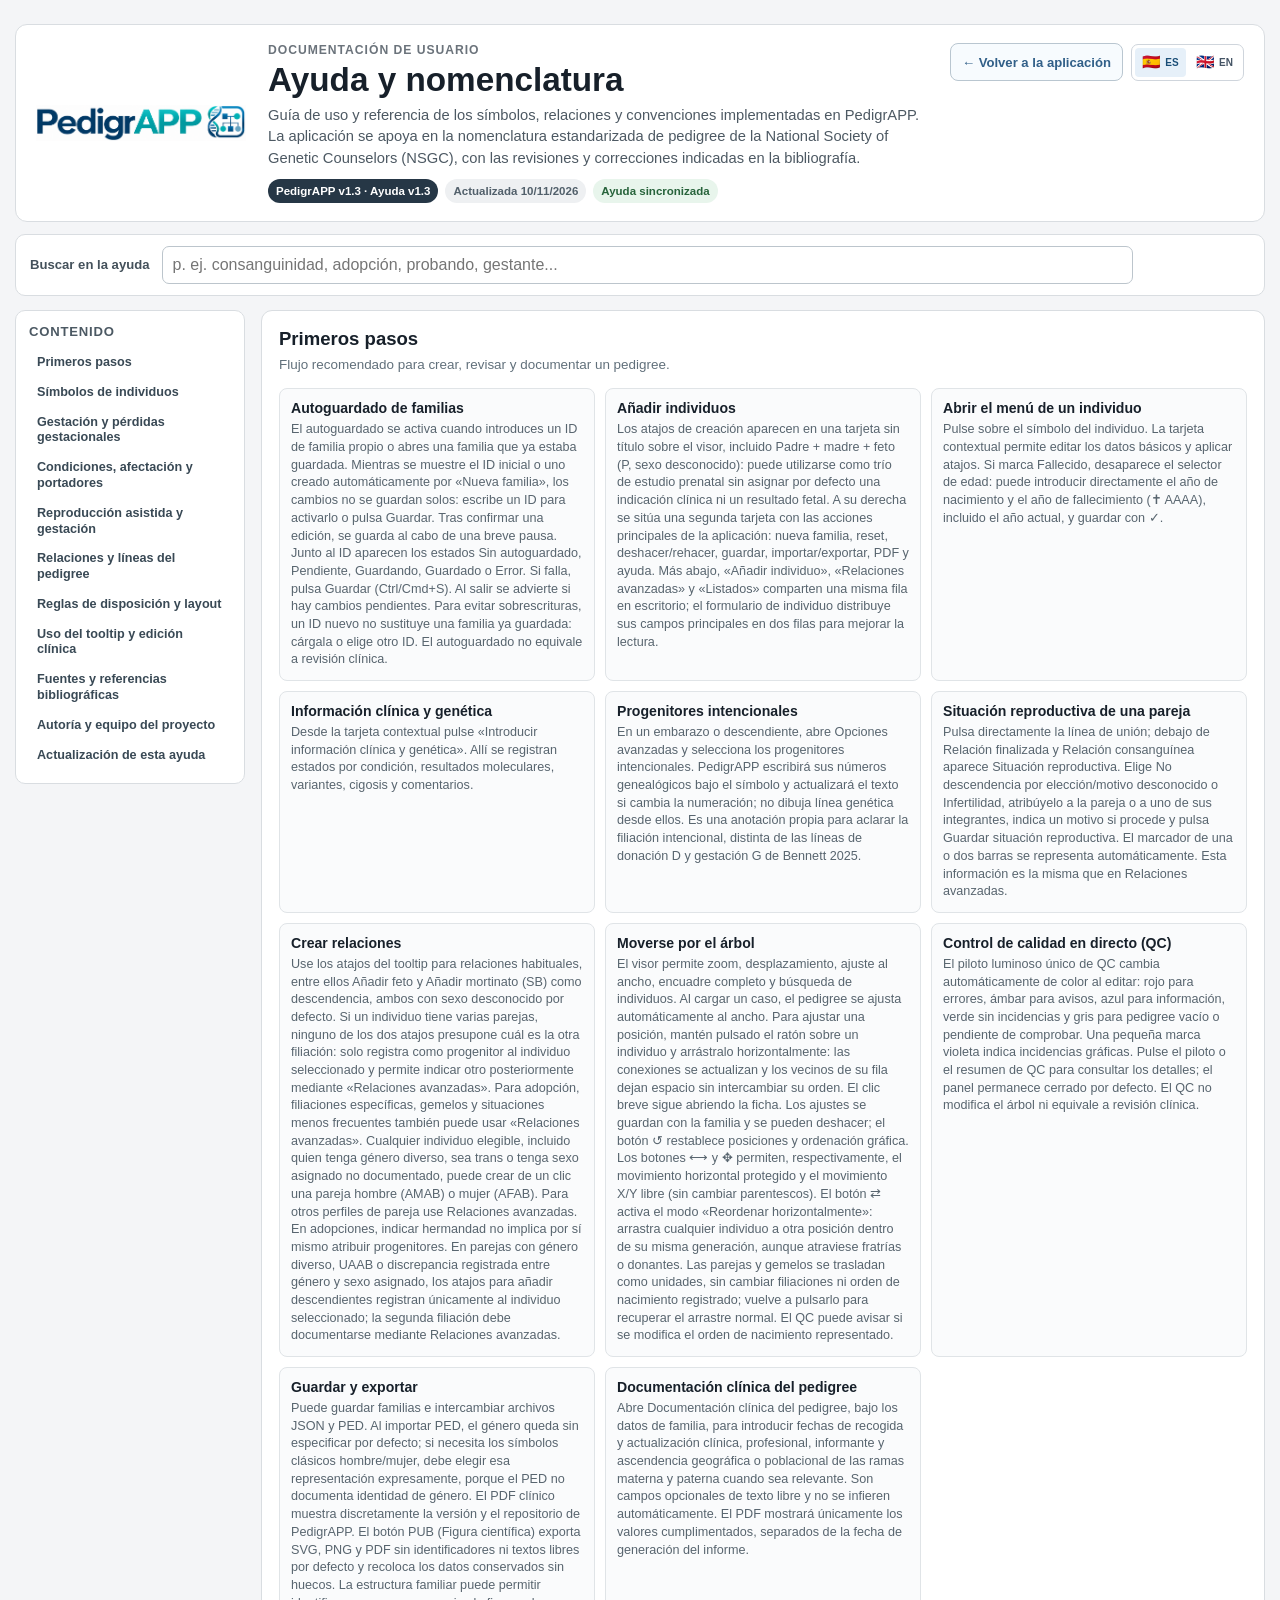
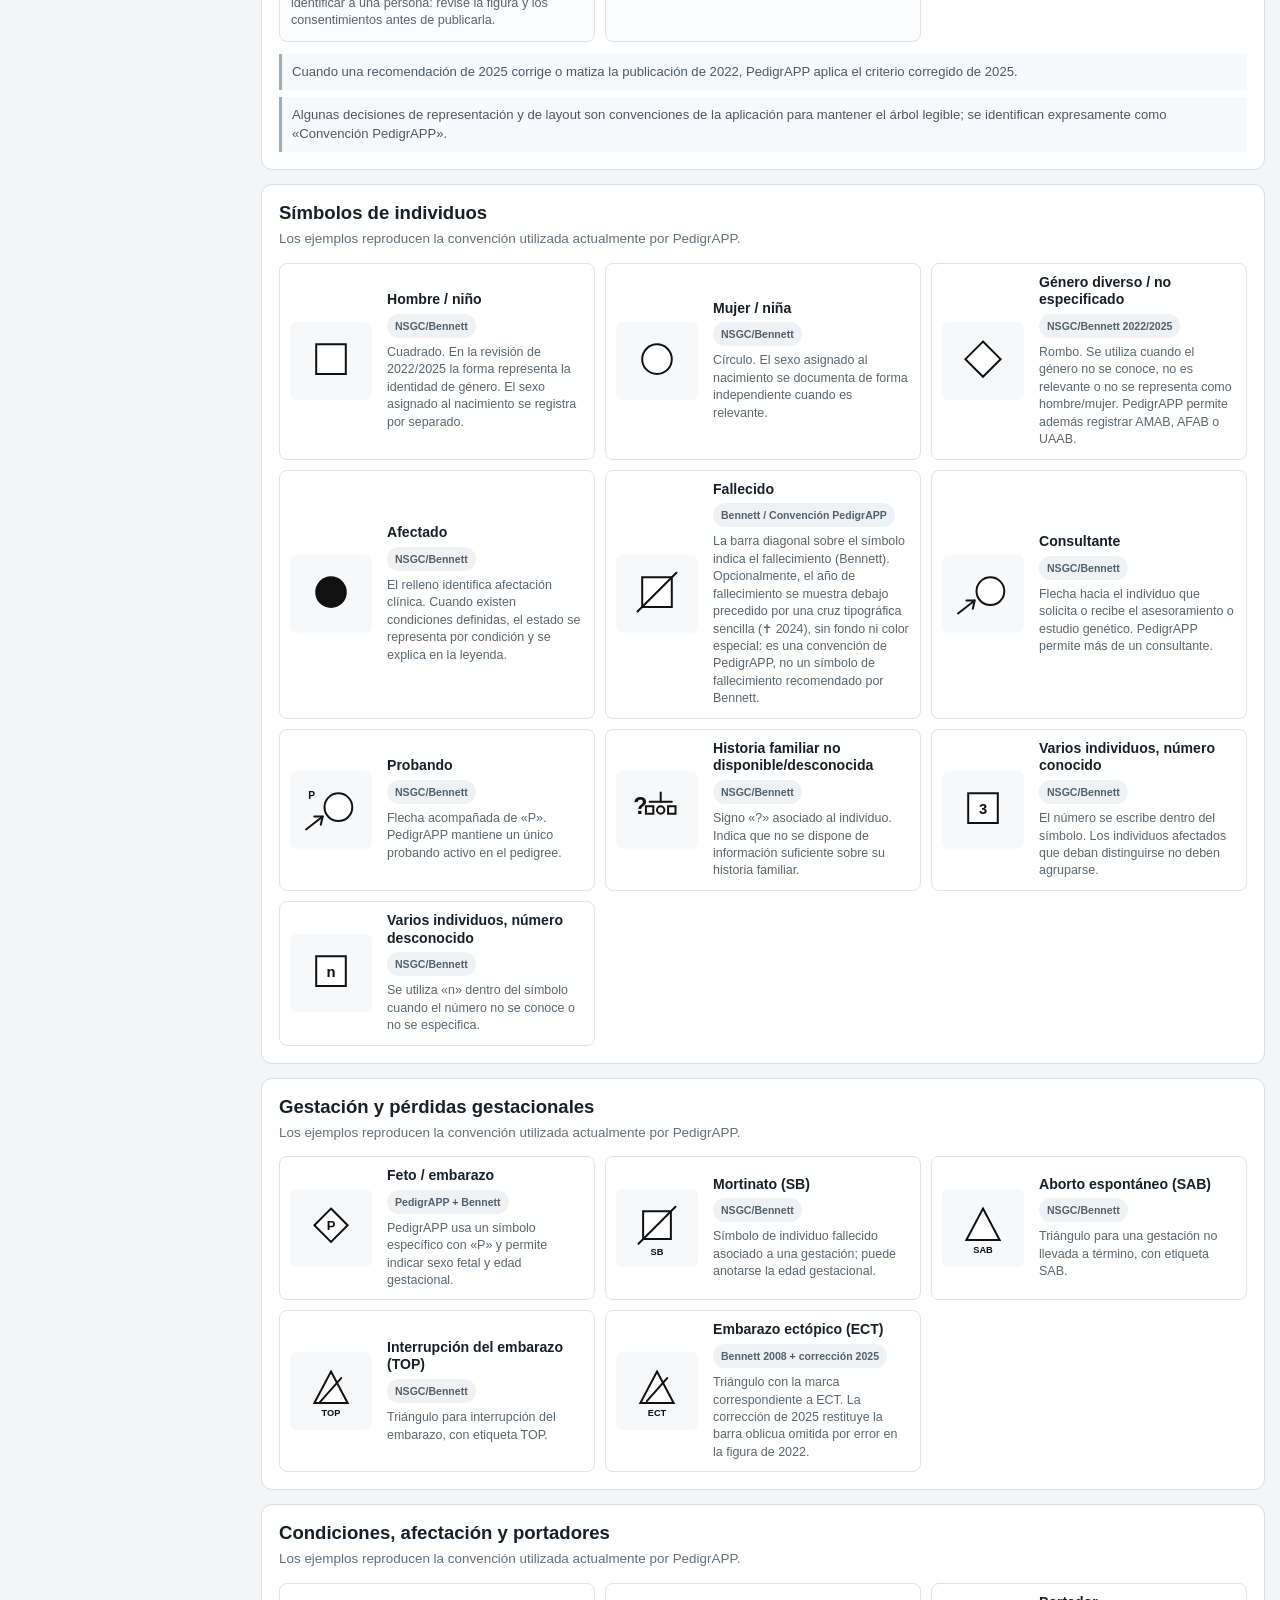
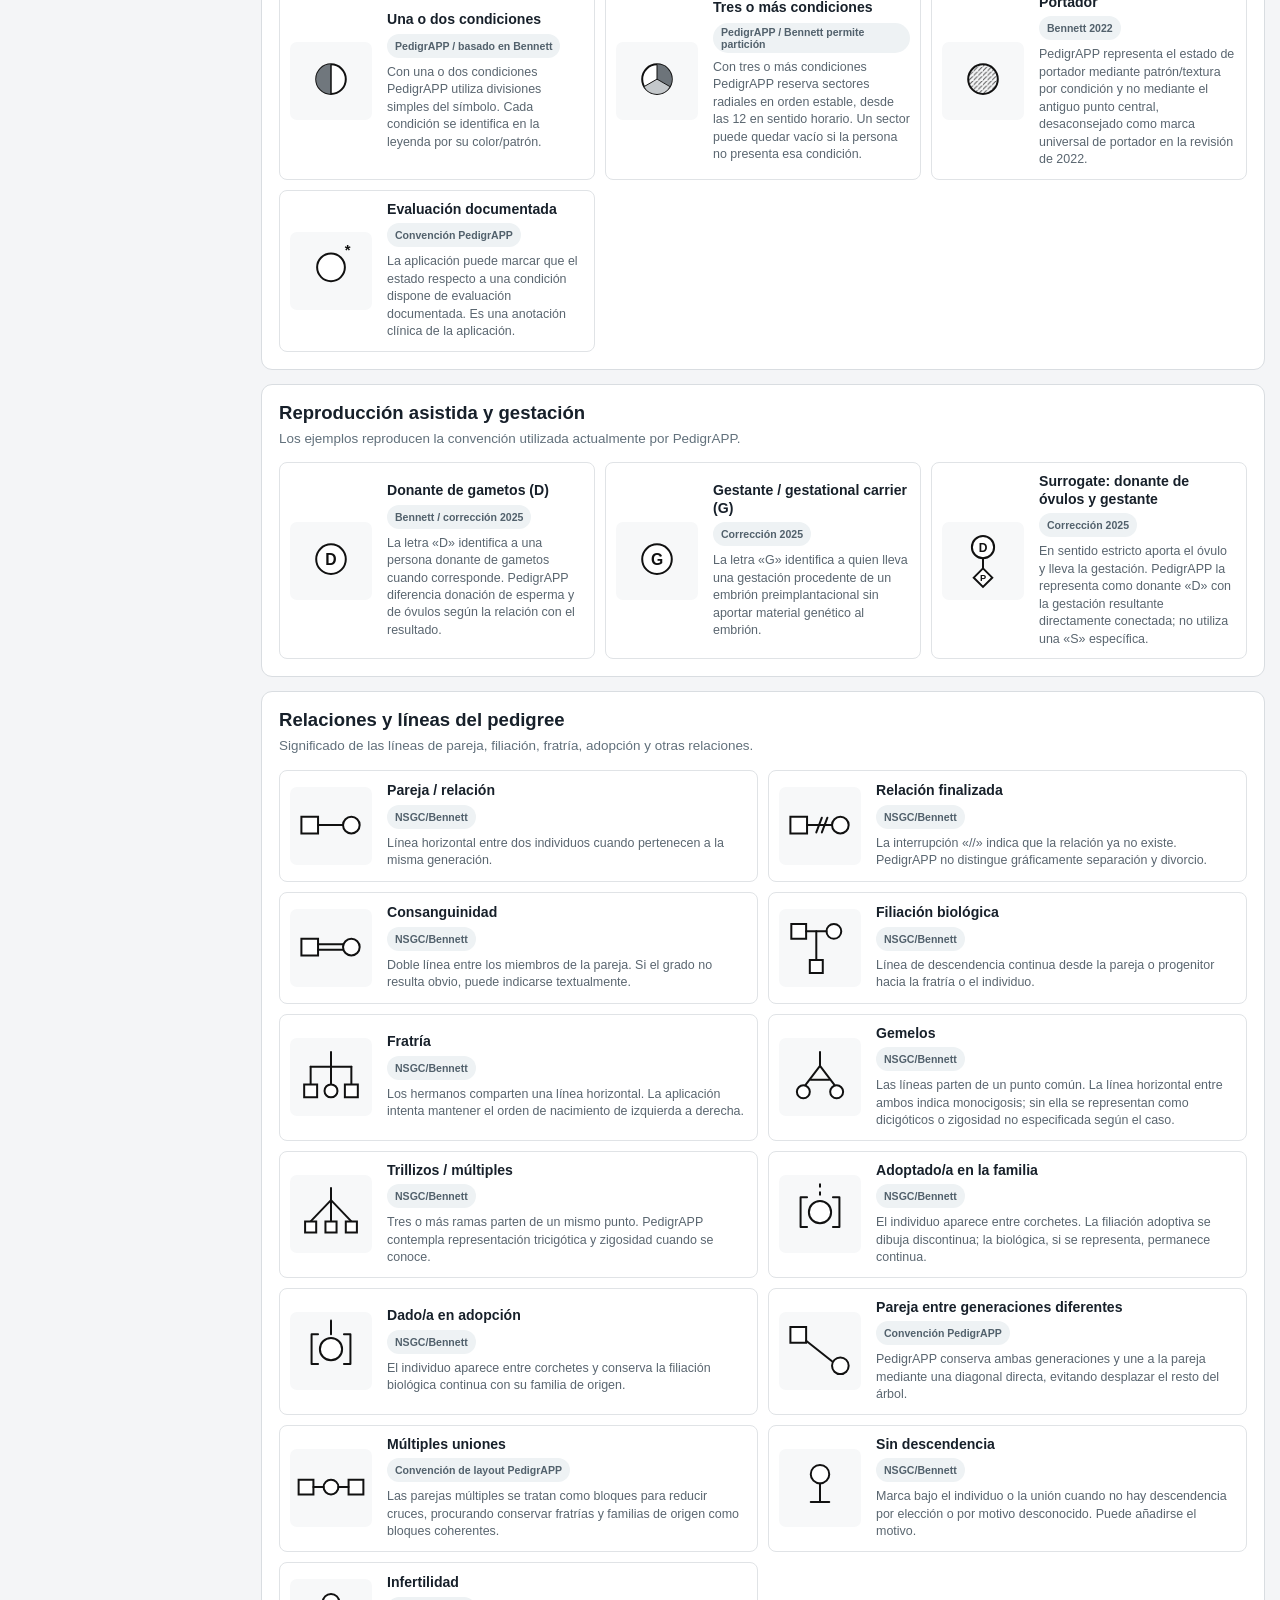
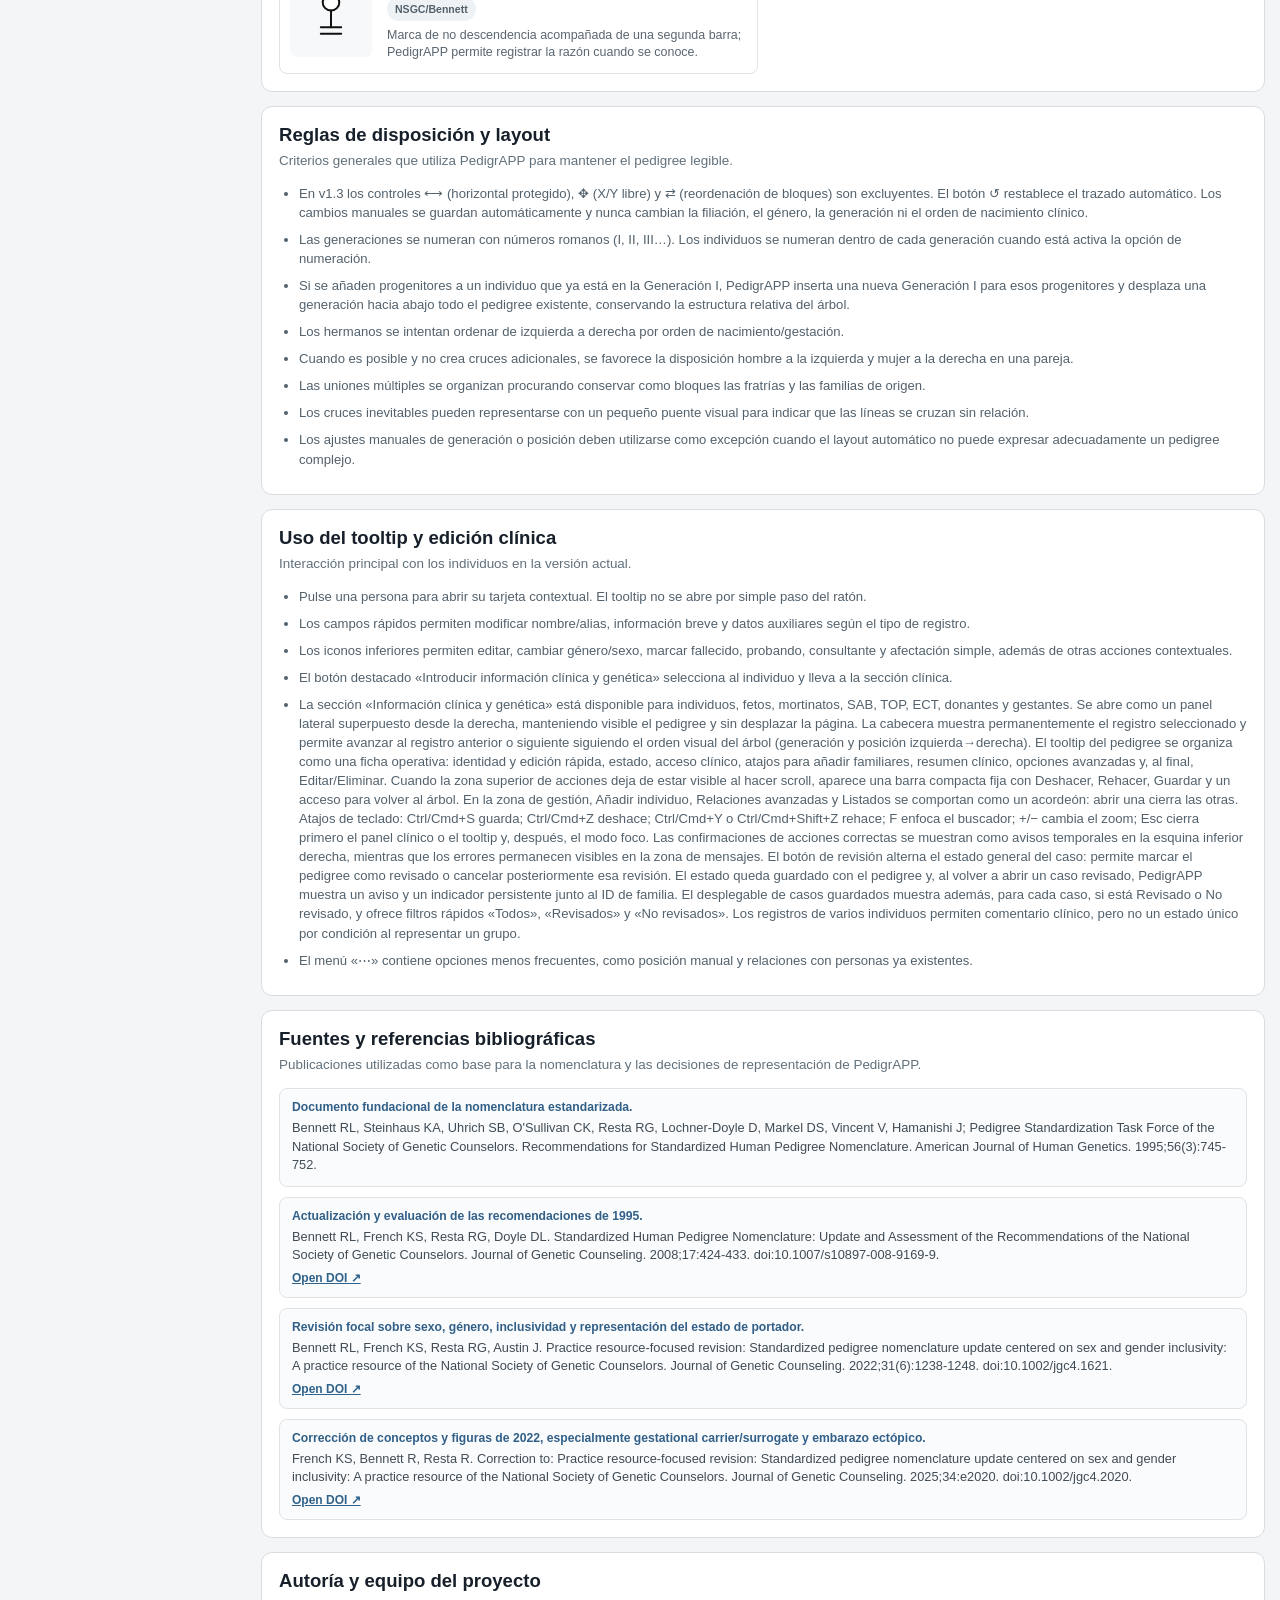
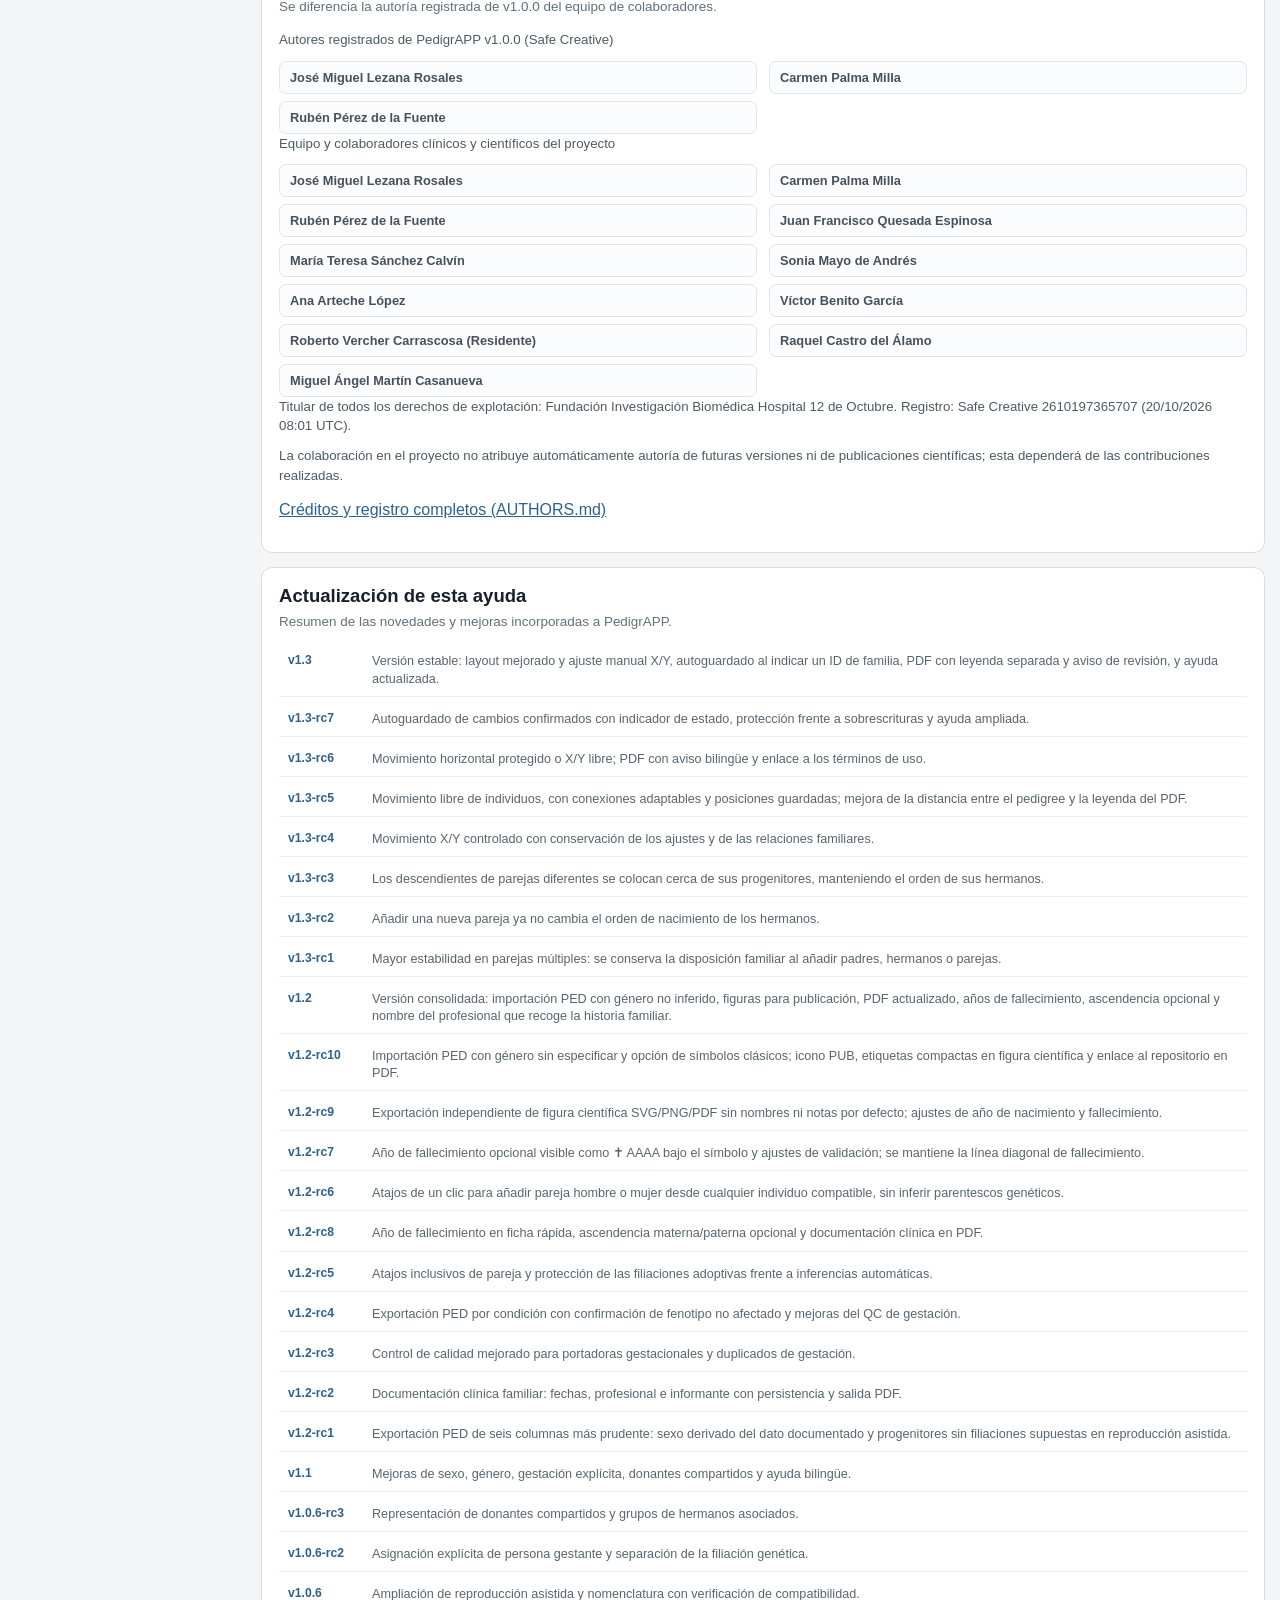
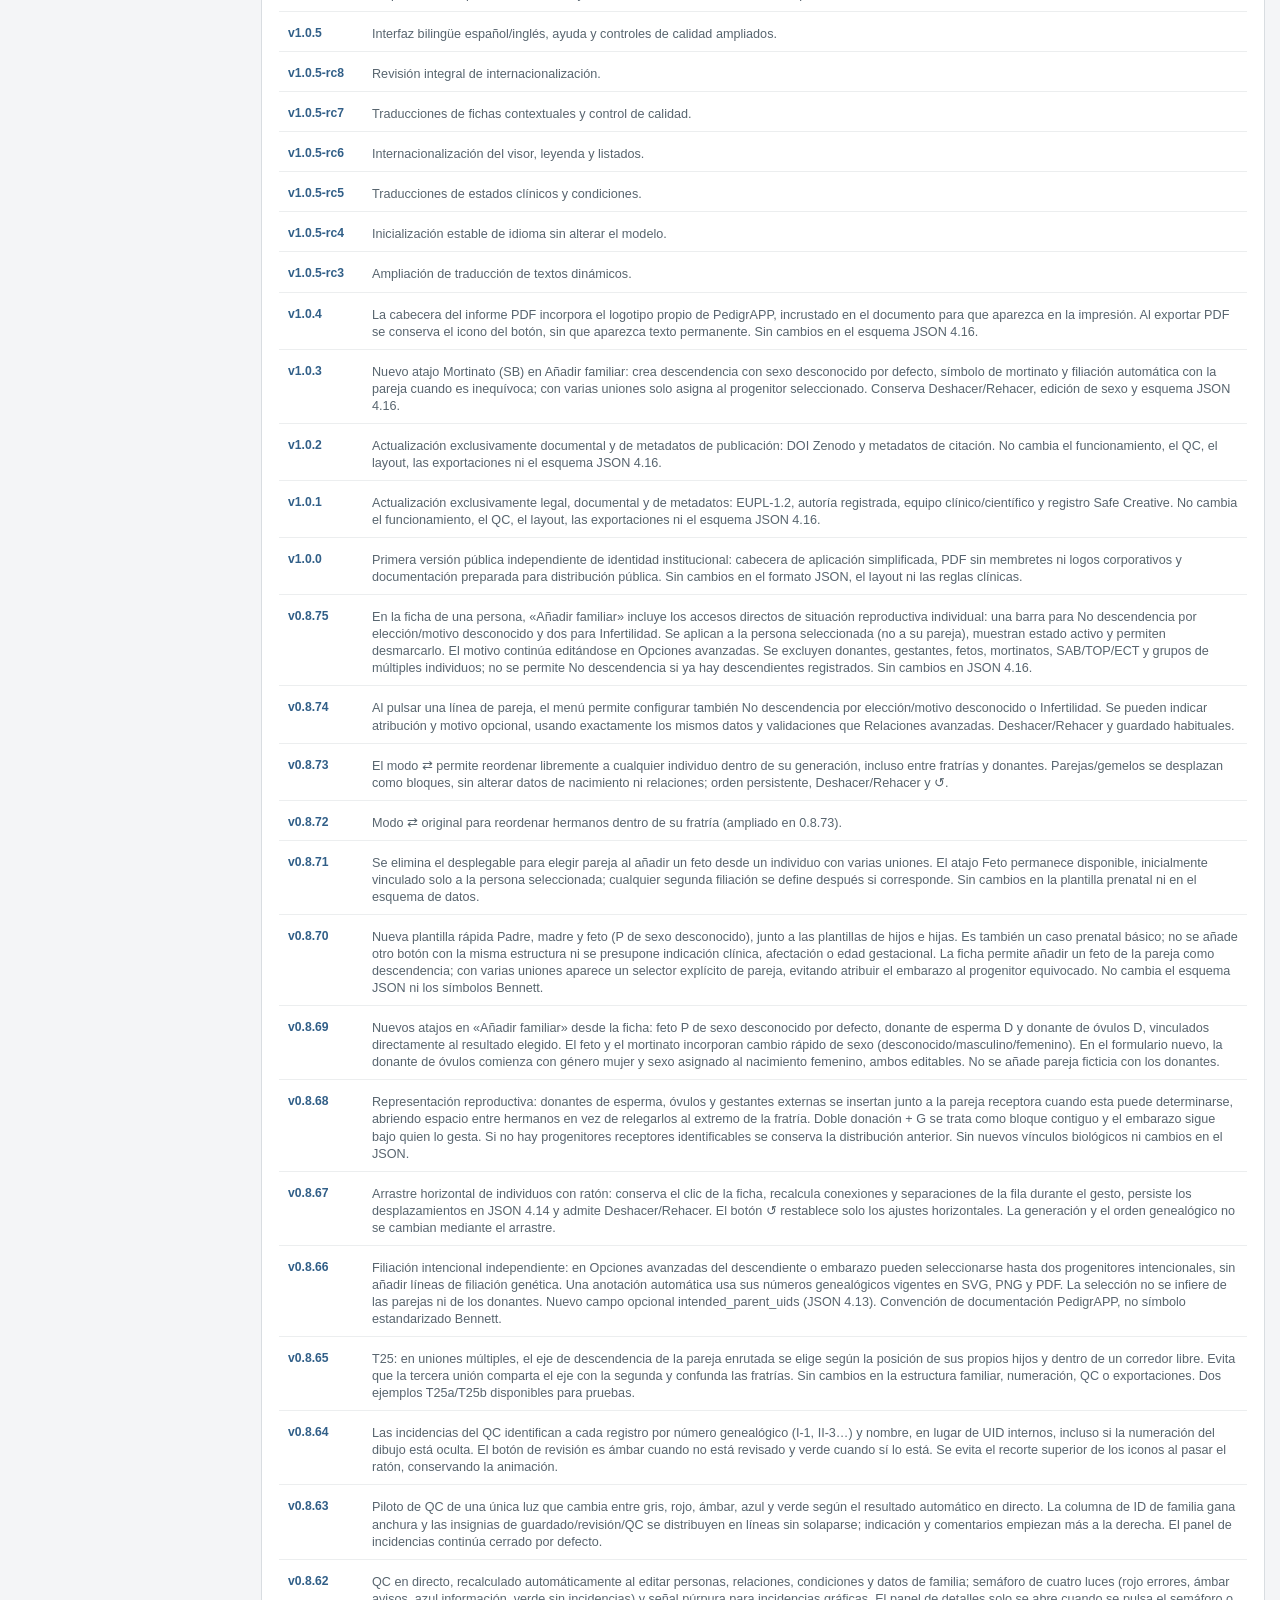
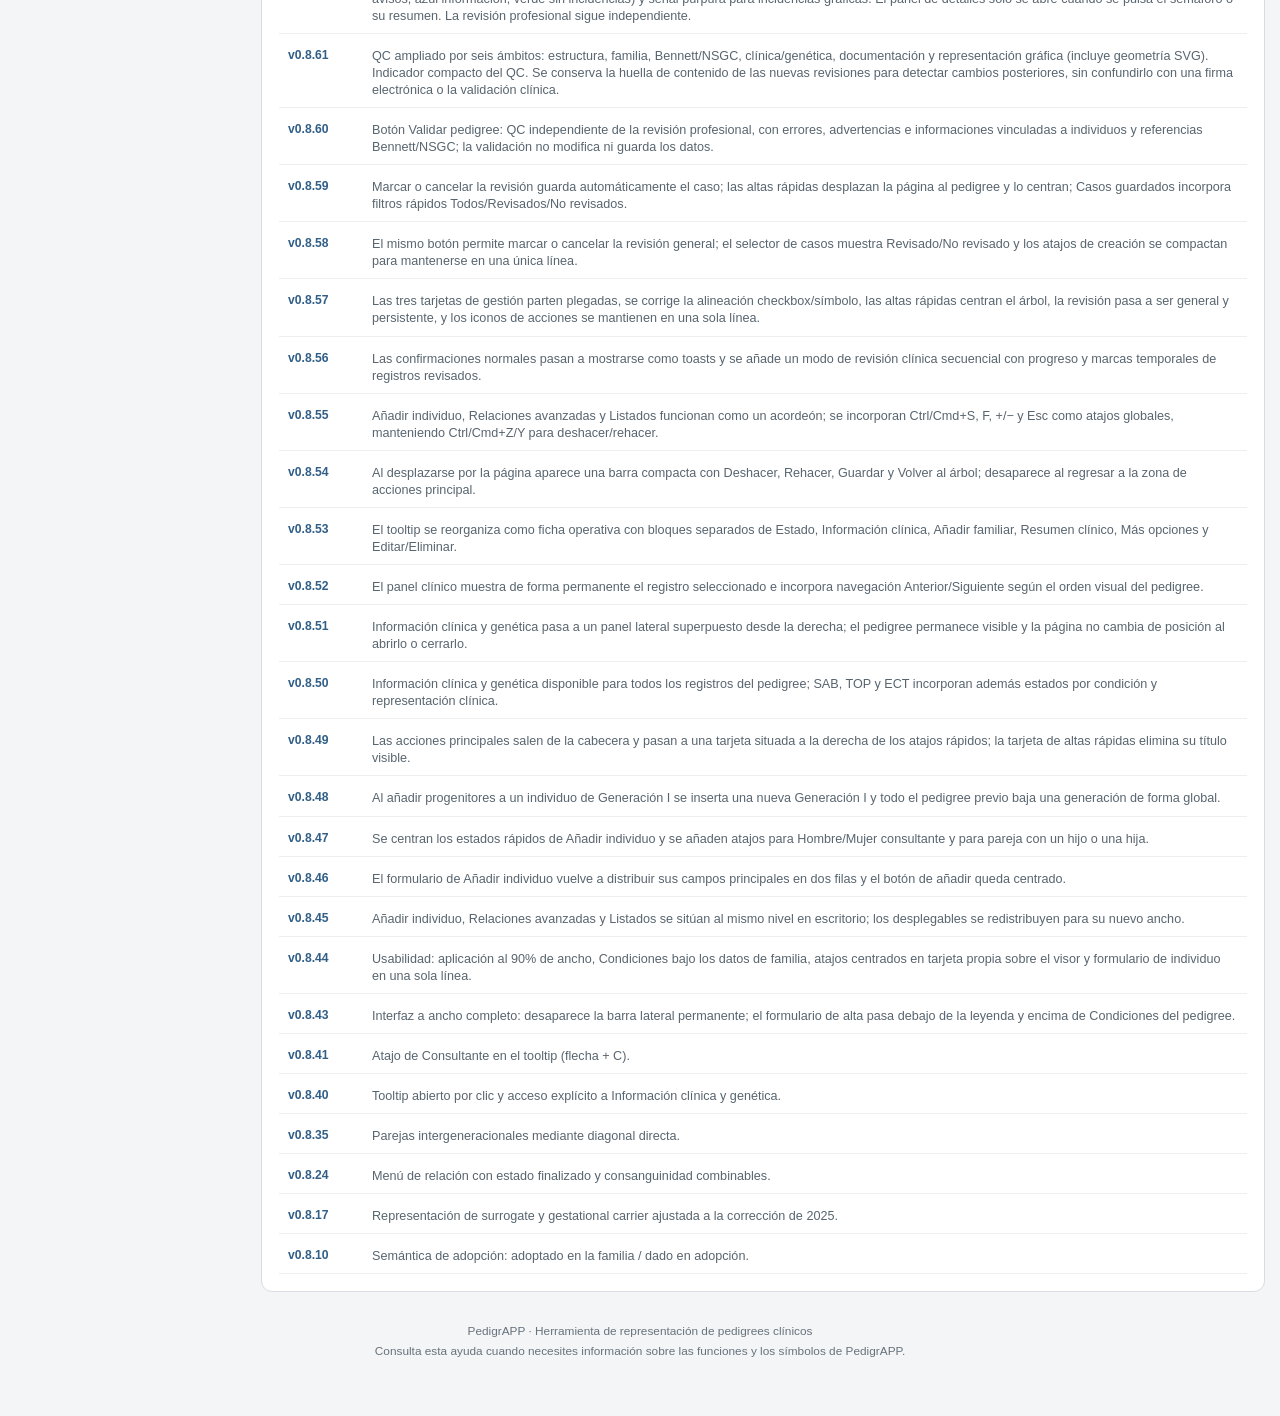
<file: help.html>
<!DOCTYPE html>

<html lang="es">
<head>
<meta charset="utf-8"/>
<meta content="width=device-width, initial-scale=1" name="viewport"/>
<title>PedigrAPP · Help and nomenclature / Ayuda y nomenclatura</title>
<link href="images/PedigrAPP_icono_small.png" rel="icon" type="image/png"/>
<link href="help.css?v=1300" rel="stylesheet"/>
</head>
<body>
<div class="help-shell">
<header class="help-header">
<a aria-label="Volver a PedigrAPP" class="help-brand" href="index.html">
<img alt="PedigrAPP" onerror="this.style.display='none';this.nextElementSibling.hidden=false" src="images/PedigrAPP_logo.png"/><strong class="help-brand-text" hidden="">PedigrAPP</strong>
</a>
<div class="help-header-copy">
<p class="help-eyebrow" data-i18n="help.body1.div1.header1.div1.p1.text">Documentación de usuario</p>
<h1 data-i18n="help.body1.div1.header1.div1.h11.text">Ayuda y nomenclatura</h1>
<p class="help-intro" id="helpIntro"></p>
<div class="help-version-row">
<span class="help-version-badge" id="helpVersionBadge">PedigrAPP</span>
<span class="help-updated-badge" id="helpUpdatedBadge"></span>
<span class="help-sync-badge" hidden="" id="helpSyncBadge"></span>
</div>
</div>
<div class="help-header-actions"><a class="help-back" data-i18n="help.body1.div1.header1.a2.text" href="index.html">← Volver a la aplicación</a>
<div aria-label="Language / Idioma" class="app-language-switch" role="group"><button aria-pressed="true" class="language-choice" data-language="es" title="Español" type="button"><span class="language-flag" aria-hidden="true">🇪🇸</span><span class="language-code">ES</span></button><button aria-pressed="false" class="language-choice" data-language="en" title="English" type="button"><span class="language-flag" aria-hidden="true">🇬🇧</span><span class="language-code">EN</span></button></div></div></header>
<div class="help-sync-warning" hidden="" id="helpSyncWarning" role="status"></div>
<section class="help-search-card">
<label data-i18n="help.body1.div1.section1.label1.text" for="helpSearch">Buscar en la ayuda</label>
<input autocomplete="off" data-i18n-placeholder="help.helpSearch.placeholder" id="helpSearch" placeholder="p. ej. consanguinidad, adopción, probando, gestante..." type="search"/>
<span aria-live="polite" class="help-search-count" id="helpSearchCount"></span>
</section>
<div class="help-layout">
<nav aria-label="Índice de ayuda" class="help-nav" data-i18n-aria-label="help.body1.div1.div2.nav1.aria_label">
<h2 data-i18n="help.body1.div1.div2.nav1.h21.text">Contenido</h2>
<div id="helpNavLinks"></div>
</nav>
<main class="help-content" id="helpContent"></main>
</div>
<footer class="help-footer">
<p data-i18n="help.body1.div1.footer1.p1.text">PedigrAPP · Herramienta de representación de pedigrees clínicos</p>
<p data-i18n="help.body1.div1.footer1.p2.text">Consulta esta ayuda cuando necesites información sobre las funciones y los símbolos de PedigrAPP.</p>
</footer>
</div>
<script src="locales/catalog.js?v=1300"></script>
<script src="i18n.js?v=1300"></script><script src="help-data.js?v=1300"></script>
<script src="help.js?v=1300"></script>
</body>
</html>
</file>
<file: pedigree.css>
* { box-sizing: border-box; }

:root {
  font-family: Arial, Helvetica, sans-serif;
  color: #111;
  background: #f4f5f7;
}

body { margin: 0; min-height: 100vh; }
button, input, select { font: inherit; }

.app-shell {
  width: min(1500px, calc(100% - 32px));
  margin: 28px auto 40px;
}

.app-header {
  display: flex;
  align-items: center;
  justify-content: space-between;
  gap: 26px;
  margin-bottom: 18px;
}

.pedigrapp-header {
  padding: 18px 20px;
  background: #fff;
  border: 1px solid #ddd;
  border-radius: 12px;
  box-shadow: 0 2px 8px rgb(0 0 0 / .05);
}

.brand-block {
  display: flex;
  align-items: center;
  gap: 25px;
  min-width: 0;
}

.brand-text {
  min-width: 0;
}

.app-branding {
  display: flex;
  flex-direction: row;
  align-items: center;
  justify-content: flex-start;
  gap: 8px;
  min-width: 0;
  flex: 0 1 auto;
}

.app-logo {
  display: block;
  width: 230px;
  max-width: 100%;
  max-height: 86px;
  object-fit: contain;
}

/* Marca de texto visible si no se ha instalado el logotipo opcional. */
.app-name-fallback { font-size:clamp(1.65rem, 3vw, 2.3rem); font-weight:750; line-height:1; letter-spacing:-.03em; }
.app-name-fallback[hidden] { display:none !important; }

.app-version {
  margin: 0;
  color: #888;
  font-size: .72rem;
  font-weight: 400;
  line-height: 1;
  letter-spacing: .02em;
  white-space: nowrap;
  flex: 0 0 auto;
}

.brand-text h1 {
  margin: 0 0 5px;
  font-size: clamp(1.75rem, 3vw, 2.35rem);
  line-height: 1;
  letter-spacing: .01em;
}

.brand-text .eyebrow {
  margin-bottom: 7px;
}

.brand-text .family-meta {
  line-height: 1.35;
}

.eyebrow {
  margin: 0 0 6px;
  font-size: .82rem;
  font-weight: 700;
  text-transform: uppercase;
  letter-spacing: .08em;
  color: #666;
}

h1, h2 { margin-top: 0; }
h1 { margin-bottom: 8px; font-size: clamp(1.6rem, 3vw, 2.3rem); }
h2 { margin-bottom: 14px; font-size: 1.05rem; }
.family-meta { margin: 0; color: #555; }

.actions { display: flex; flex-wrap: wrap; gap: 8px; }

button, .button-like {
  border: 1px solid #bbb;
  border-radius: 8px;
  background: #fff;
  padding: 9px 12px;
  cursor: pointer;
  text-decoration: none;
  color: #111;
}

button:hover, .button-like:hover { background: #f0f0f0; }

button:disabled {
  opacity: .45;
  cursor: not-allowed;
  background: #f5f5f5;
}

button.primary {
  background: #111;
  color: #fff;
  border-color: #111;
}

button.primary:hover { background: #333; }

button.danger {
  color: #8f1111;
  border-color: #cda4a4;
  background: #fff;
}

button.danger:hover {
  background: #fff1f1;
}

.case-bar {
  display: grid;
  grid-template-columns: 1fr 2fr minmax(300px, 1fr);
  gap: 14px;
  padding: 15px;
  margin-bottom: 10px;
  background: #fff;
  border: 1px solid #ddd;
  border-radius: 12px;
}

.field {
  display: flex;
  flex-direction: column;
  gap: 6px;
}

.field label {
  font-size: .82rem;
  font-weight: 700;
  color: #555;
}

.case-id-label-row {
  min-height: 20px;
  display: flex;
  align-items: center;
  justify-content: space-between;
  gap: 8px;
}

.case-id-label-row > label {
  margin: 0;
}

.unsaved-indicator {
  display: inline-flex;
  align-items: center;
  gap: 4px;
  white-space: nowrap;
  color: #9a5a00;
  font-size: .72rem;
  font-weight: 700;
  line-height: 1;
}

.unsaved-indicator[hidden] {
  display: none !important;
}

.unsaved-indicator-dot {
  color: #d47b00;
  font-size: .72rem;
  line-height: 1;
}

.field input, .field select, .field textarea {
  width: 100%;
  min-height: 40px;
  border: 1px solid #c9c9c9;
  border-radius: 7px;
  background: #fff;
  padding: 8px 10px;
}


.field textarea {
  min-height: 62px;
  height: 62px;
  max-height: 120px;
  resize: vertical;
  font: inherit;
  line-height: 1.3;
}

.field-help {
  margin-top: -1px;
  color: #777;
  font-size: .76rem;
  line-height: 1.25;
}

.multi-person-list {
  max-height: 190px;
  overflow: auto;
  border: 1px solid #c9c9c9;
  border-radius: 7px;
  background: #fff;
  padding: 5px;
}

.multi-person-option {
  display: flex;
  align-items: center;
  gap: 8px;
  min-height: 34px;
  padding: 5px 7px;
  border-radius: 5px;
  cursor: pointer;
  font-size: .88rem;
}

.multi-person-option:hover {
  background: #f3f3f3;
}

.multi-person-option input {
  width: auto;
  min-height: auto;
  margin: 0;
}

.multi-person-actions {
  display: flex;
  gap: 6px;
}

.mini-button {
  padding: 5px 8px;
  font-size: .78rem;
}

.inline { display: flex; gap: 8px; }
.inline select { flex: 1; min-width: 0; }

.app-message {
  min-height: 24px;
  padding: 4px 2px 8px;
  font-size: .92rem;
  color: #555;
}

.app-message.error { color: #a40000; font-weight: 700; }
.app-message.success { color: #146b2e; }

.workspace {
  display: grid;
  grid-template-columns: 350px minmax(0, 1fr);
  gap: 18px;
  align-items: start;
}

/* 0.8.21 — el panel de edición puede retirarse sin reorganizar su contenido. */
.workspace.editor-collapsed {
  grid-template-columns: minmax(0, 1fr);
  gap: 0;
}

.workspace.editor-collapsed .editor-panel {
  display: none;
}

.editor-panel, .pedigree-card, .legend-card {
  background: #fff;
  border: 1px solid #ddd;
  border-radius: 12px;
  box-shadow: 0 2px 8px rgb(0 0 0 / .04);
}

.editor-panel {
  padding: 18px;
  position: sticky;
  top: 12px;
  max-height: calc(100vh - 24px);
  overflow: auto;
}

.panel-header {
  display: flex;
  justify-content: space-between;
  align-items: baseline;
  gap: 10px;
}

.separator {
  margin-top: 24px;
  padding-top: 20px;
  border-top: 1px solid #e3e3e3;
}

.form-grid { display: grid; gap: 11px; }

.checks {
  display: flex;
  flex-wrap: wrap;
  gap: 12px;
  margin: 15px 0;
  font-size: .92rem;
}

/* 0.8.37 — checkbox visible + símbolo al lado, todo en una sola línea. */
.person-status-row {
  display: grid;
  grid-template-columns: repeat(4, minmax(0, 1fr));
  align-items: center;
  gap: 8px;
  width: 100%;
  margin: 11px 0 10px;
}

.person-status-row.hidden {
  display: none !important;
}

.person-status-option {
  min-width: 0;
  height: 34px;
  display: inline-flex;
  align-items: center;
  justify-content: center;
  gap: 5px;
  padding: 3px 5px;
  border: 1px solid #d8dce0;
  border-radius: 6px;
  background: #fff;
  color: #222;
  cursor: pointer;
  user-select: none;
}

.person-status-option:hover {
  border-color: #aeb7bf;
  background: #f7f8f9;
}

.person-status-option:has(input:checked) {
  border-color: #71889d;
  background: #f0f5f8;
}

.person-status-option input[type="checkbox"] {
  width: 14px;
  height: 14px;
  min-height: 0;
  margin: 0;
  flex: 0 0 auto;
  accent-color: #315f88;
  cursor: pointer;
}

.person-status-symbol {
  display: inline-flex;
  align-items: center;
  justify-content: center;
  color: #111;
  line-height: 1;
}

.person-status-consultand {
  width: 22px;
  font-size: 22px;
  font-weight: 700;
  transform: translateY(1px);
}

.person-status-proband {
  width: 30px;
  gap: 1px;
}

.person-status-proband-p {
  font-size: 10px;
  font-weight: 700;
  line-height: 1;
  transform: translateY(-5px);
}

.person-status-proband-arrow {
  font-size: 22px;
  font-weight: 700;
  line-height: 1;
  transform: translateY(1px);
}

.person-status-deceased {
  width: 22px;
  height: 22px;
  flex: 0 0 22px;
  overflow: visible;
}

.person-status-deceased rect,
.person-status-deceased line {
  fill: #fff;
  stroke: #111;
  stroke-width: 1.6;
  vector-effect: non-scaling-stroke;
}

.person-status-family-history {
  min-width: 43px;
  display: inline-flex;
  align-items: center;
  justify-content: center;
  gap: 2px;
}

.person-status-family-question {
  font-size: 18px;
  font-weight: 700;
  line-height: 1;
}

.person-status-mini-pedigree {
  width: 28px;
  height: 19px;
  flex: 0 0 28px;
  overflow: visible;
}

.person-status-mini-pedigree rect,
.person-status-mini-pedigree circle,
.person-status-mini-pedigree line {
  fill: #fff;
  stroke: #111;
  stroke-width: 1.15;
  stroke-linecap: square;
  vector-effect: non-scaling-stroke;
}

/* Desplegables laterales: lo infrecuente no ocupa espacio permanente. */
.person-form-disclosure,
.editor-disclosure {
  border: 1px solid #dde1e4;
  border-radius: 8px;
  background: #fbfcfd;
}

.person-form-disclosure {
  margin: 8px 0;
}

.person-form-disclosure.hidden,
.editor-disclosure.hidden {
  display: none !important;
}

.person-form-disclosure > summary,
.editor-disclosure > summary {
  list-style: none;
}

.person-form-disclosure > summary::-webkit-details-marker,
.editor-disclosure > summary::-webkit-details-marker {
  display: none;
}

.person-form-disclosure > summary {
  position: relative;
  padding: 9px 30px 9px 10px;
  color: #4b555d;
  font-size: .8rem;
  font-weight: 700;
  cursor: pointer;
  user-select: none;
}

.person-form-disclosure > summary::after {
  content: "▸";
  position: absolute;
  top: 50%;
  right: 11px;
  transform: translateY(-50%);
  color: #77818a;
}

.person-form-disclosure[open] > summary::after {
  content: "▾";
}

.person-form-disclosure-body {
  padding: 0 10px 10px;
}

.advanced-reproductive-grid {
  padding-top: 2px;
  border-top: 1px solid #e7eaed;
}

.editor-disclosure {
  overflow: clip;
}

.editor-disclosure.separator {
  margin-top: 18px;
  padding-top: 0;
  border-top: 0;
}

.editor-disclosure-summary {
  position: relative;
  padding: 11px 34px 11px 12px;
  cursor: pointer;
  user-select: none;
}

.editor-disclosure-summary::after {
  content: "▸";
  position: absolute;
  top: 50%;
  right: 12px;
  transform: translateY(-50%);
  color: #66727c;
  font-size: .9rem;
}

.editor-disclosure[open] > .editor-disclosure-summary::after {
  content: "▾";
}

.editor-disclosure-summary > span {
  display: grid;
  gap: 2px;
}

.editor-disclosure-summary strong {
  color: #303940;
  font-size: .9rem;
}

.editor-disclosure-summary small {
  color: #7a838a;
  font-size: .72rem;
  font-weight: 500;
  line-height: 1.25;
}

.editor-disclosure-body {
  padding: 4px 12px 12px;
  border-top: 1px solid #e4e7e9;
  background: #fff;
}

.compact-panel-header {
  margin: 8px 0 10px;
}

.compact-panel-header h2 {
  margin: 0;
  font-size: .95rem;
}

.editor-lists-body {
  display: grid;
  gap: 16px;
}

.editor-list-section + .editor-list-section {
  padding-top: 14px;
  border-top: 1px solid #e5e8ea;
}

.editor-list-section h3 {
  margin: 0 0 8px;
  color: #40494f;
  font-size: .84rem;
}

.full { width: 100%; }

#personForm > #submitPersonBtn {
  margin-top: 10px;
}

.link-button {
  border: 0;
  padding: 0;
  background: transparent;
  color: #555;
  text-decoration: underline;
}

.table-wrap { overflow: auto; }

.people-table {
  width: 100%;
  border-collapse: collapse;
  font-size: .88rem;
}

.people-table th,
.people-table td {
  padding: 8px 5px;
  border-bottom: 1px solid #eee;
  text-align: left;
  vertical-align: middle;
}

.people-table th {
  color: #666;
  font-size: .78rem;
}

.person-actions {
  display: flex;
  justify-content: flex-end;
  gap: 4px;
}

.person-actions button,
.relation-row button {
  border: 0;
  padding: 4px 6px;
  background: transparent;
  text-decoration: underline;
  font-size: .82rem;
}

.relations-list {
  display: grid;
  gap: 7px;
}

.relation-row {
  display: flex;
  gap: 8px;
  align-items: center;
  justify-content: space-between;
  border-bottom: 1px solid #eee;
  padding: 5px 0 8px;
  font-size: .84rem;
}

.viewer-column { min-width: 0; }

.pedigree-card {
  min-height: 500px;
  overflow: hidden;
}


/* 0.8.5 — visor interactivo: zoom, pan, ajuste y centrado. */
.pedigree-viewport-shell {
  position: relative;
  width: 100%;
}

.pedigree-search-controls {
  position: absolute;
  top: auto;
  bottom: 10px;
  left: 12px;
  z-index: 15;
  display: flex;
  align-items: center;
  gap: 4px;
  width: min(245px, calc(100% - 410px));
  min-width: 170px;
  padding: 5px;
  border: 1px solid rgba(0,0,0,.14);
  border-radius: 9px;
  background: rgba(255,255,255,.94);
  box-shadow: 0 2px 10px rgba(0,0,0,.08);
  backdrop-filter: blur(3px);
}

.pedigree-person-search {
  min-width: 0;
  width: 100%;
  height: 29px;
  padding: 0 8px;
  border: 1px solid #d6dbe1;
  border-radius: 6px;
  background: #fff;
  color: #25313c;
  font: 12px/1.2 system-ui, -apple-system, BlinkMacSystemFont, "Segoe UI", sans-serif;
}

.pedigree-person-search:focus {
  outline: 2px solid #5c91c9;
  outline-offset: 1px;
  border-color: #bfc7cf;
}

.pedigree-person-search.is-not-found {
  border-color: #b56b6b;
}

.pedigree-search-button {
  flex: 0 0 auto;
  width: 31px;
  height: 29px;
  padding: 0;
  display: inline-flex;
  align-items: center;
  justify-content: center;
  border: 1px solid #d6dbe1;
  border-radius: 6px;
  background: #fff;
  color: #25313c;
  font: 600 16px/1 system-ui, -apple-system, BlinkMacSystemFont, "Segoe UI", sans-serif;
  cursor: pointer;
}

.pedigree-search-button:hover {
  background: #f3f6f8;
  border-color: #bfc7cf;
}

.pedigree-search-button:focus-visible {
  outline: 2px solid #5c91c9;
  outline-offset: 1px;
}

.visually-hidden {
  position: absolute !important;
  width: 1px !important;
  height: 1px !important;
  padding: 0 !important;
  margin: -1px !important;
  overflow: hidden !important;
  clip: rect(0 0 0 0) !important;
  white-space: nowrap !important;
  border: 0 !important;
}

.pedigree-viewer-controls {
  position: absolute;
  top: auto;
  bottom: 10px;
  right: 12px;
  z-index: 15;
  display: flex;
  align-items: center;
  gap: 4px;
  padding: 5px;
  border: 1px solid rgba(0,0,0,.14);
  border-radius: 9px;
  background: rgba(255,255,255,.94);
  box-shadow: 0 2px 10px rgba(0,0,0,.10);
  backdrop-filter: blur(3px);
  user-select: none;
}

.pedigree-viewer-button {
  min-width: 31px;
  height: 29px;
  padding: 0 7px;
  display: inline-flex;
  align-items: center;
  justify-content: center;
  border: 1px solid #d6dbe1;
  border-radius: 6px;
  background: #fff;
  color: #25313c;
  font: 600 15px/1 system-ui, -apple-system, BlinkMacSystemFont, "Segoe UI", sans-serif;
  cursor: pointer;
}

.pedigree-viewer-button:hover {
  background: #f3f6f8;
  border-color: #bfc7cf;
}

.pedigree-viewer-button:focus-visible {
  outline: 2px solid #5c91c9;
  outline-offset: 1px;
}

.pedigree-viewer-button-wide {
  min-width: 37px;
  font-size: 12px;
}

.pedigree-viewer-separator {
  width: 1px;
  height: 22px;
  margin: 0 2px;
  background: #dde2e7;
}

.pedigree-zoom-indicator {
  min-width: 48px;
  text-align: center;
  color: #5c6670;
  font-size: 11px;
  font-variant-numeric: tabular-nums;
}

@media (max-width: 900px) {
  .pedigree-search-controls {
    width: min(220px, calc(100% - 24px));
  }

  .pedigree-viewer-controls {
    bottom: 54px;
  }
}

.pedigree-container {
  width: 100%;
  /*
   * 0.8.21 — el pedigree pasa a ser el área de trabajo principal.
   * En escritorio gana aproximadamente un 15 % de altura útil respecto
   * a la configuración anterior, sin convertir la tarjeta en un bloque
   * desproporcionado en pantallas pequeñas.
   */
  height: clamp(560px, 72vh, 920px);
  min-height: 560px;
  overflow: auto;
  scrollbar-gutter: stable;
  overscroll-behavior: contain;
  background: #fff;
  cursor: grab;
}


/* 0.8.21 — modo foco: toda la ventana se convierte en visor del pedigree. */
body.pedigree-focus-mode {
  overflow: hidden;
  background: #fff;
}

body.pedigree-focus-mode .app-shell {
  width: 100%;
  max-width: none;
  margin: 0;
}

body.pedigree-focus-mode .app-header,
body.pedigree-focus-mode .case-bar,
body.pedigree-focus-mode .quick-add-card,
body.pedigree-focus-mode .app-message,
body.pedigree-focus-mode .editor-panel,
body.pedigree-focus-mode .viewer-column > :not(.pedigree-card) {
  display: none !important;
}

body.pedigree-focus-mode .workspace {
  display: block;
  margin: 0;
}

body.pedigree-focus-mode .viewer-column {
  width: 100%;
  min-width: 0;
}

body.pedigree-focus-mode .pedigree-card {
  position: fixed;
  inset: 10px;
  z-index: 1000;
  width: auto;
  height: calc(100vh - 20px);
  min-height: 0;
  margin: 0;
  border-radius: 10px;
}

body.pedigree-focus-mode .pedigree-card > .status {
  display: none;
}

body.pedigree-focus-mode .pedigree-viewport-shell {
  height: 100%;
}

body.pedigree-focus-mode .pedigree-container {
  height: 100%;
  min-height: 0;
}

body.pedigree-focus-mode #pedigreeToggleEditorBtn {
  display: none;
}

body.pedigree-focus-mode #pedigreeFocusModeBtn {
  background: #25313c;
  border-color: #25313c;
  color: #fff;
}

.pedigree-focus-button {
  font-size: 16px;
}

@media (max-width: 1000px) {
  .pedigree-container {
    height: clamp(520px, 68vh, 760px);
    min-height: 520px;
  }
}

@media (max-width: 720px) {
  .pedigree-container {
    height: 62vh;
    min-height: 440px;
  }
}

.pedigree-container.is-panning {
  cursor: grabbing;
  user-select: none;
}

.pedigree-container svg {
  display: block;
  width: auto;
  min-width: 0;
  max-width: none;
  height: auto;
  margin: 0 auto;
  transform-origin: 0 0;
}

.pedigree-container .person {
  cursor: pointer;
}


.status { padding: 16px 18px 0; color: #666; }
.status.error { color: #a40000; font-weight: 700; }

.legend-card { margin-top: 18px; padding: 18px 20px; }

.legend-grid {
  display: grid;
  grid-template-columns: repeat(auto-fit, minmax(210px, 1fr));
  gap: 12px 20px;
}

.legend-grid > div {
  display: flex;
  align-items: center;
  min-height: 30px;
  font-size: .82rem;
  line-height: 1.25;
}

.legend-grid > div[hidden] {
  display: none !important;
}

.legend-symbol {
  display: inline-block;
  width: 22px;
  height: 22px;
  margin-right: 10px;
  border: 2px solid #111;
  background: #fff;
  flex: 0 0 auto;
}

.legend-symbol.circle { border-radius: 50%; }
.legend-symbol.diamond { transform: rotate(45deg) scale(.78); }
.legend-symbol.affected { background: #111; }

.legend-line.deceased {
  position: relative;
  width: 26px;
  height: 26px;
  margin-right: 10px;
}

.legend-line.deceased::after {
  content: "";
  position: absolute;
  left: 2px;
  top: 12px;
  width: 24px;
  height: 2px;
  background: #111;
  transform: rotate(-45deg);
}

.legend-arrow {
  display: inline-block;
  width: 42px;
  margin-right: 8px;
  font-weight: 700;
}

.pedigree-svg text {
  fill: #111;
  font-family: Arial, Helvetica, sans-serif;
}

.pedigree-svg .pedigree-line {
  fill: none;
  stroke: #111;
  stroke-width: 2;
  vector-effect: non-scaling-stroke;
}

.pedigree-svg .person-shape {
  stroke: #111;
  stroke-width: 2;
  vector-effect: non-scaling-stroke;
}

.pedigree-svg .person-shape.unaffected { fill: #fff; }
.pedigree-svg .person-shape.affected { fill: #111; }

.pedigree-svg .person-label {
  font-size: 9.9px;
  text-anchor: middle;
}

.pedigree-svg .person-alias {
  font-size: 9px;
  fill: #555;
  text-anchor: middle;
}

.pedigree-svg .person-brief-info {
  font-size: 8.1px;
  fill: #555;
  text-anchor: middle;
}

.pedigree-svg .person-subtext {
  font-size: 8.1px;
  fill: #555;
  text-anchor: middle;
}

.pedigree-svg .pregnancy-loss-label {
  font-size: 8.1px;
  font-weight: 700;
  text-anchor: middle;
}

.pedigree-svg .generation-label {
  font-size: 12.6px;
  font-weight: 700;
  text-anchor: end;
}

.pedigree-svg .proband-arrow {
  fill: none;
  stroke: #111;
  stroke-width: 2;
  marker-end: url(#arrowhead);
  vector-effect: non-scaling-stroke;
}

.pedigree-svg .proband-p {
  font-size: 10.8px;
  font-weight: 700;
}

.pedigree-svg .deceased-mark {
  stroke: #111;
  stroke-width: 2;
  vector-effect: non-scaling-stroke;
}

@media (max-width: 1000px) {
  .workspace { grid-template-columns: 1fr; }
  .editor-panel { position: static; max-height: none; }
  .case-bar { grid-template-columns: 1fr; }
}

@media (max-width: 720px) {
  .app-header { flex-direction: column; }
}


.hidden {
  display: none !important;
}


.pedigree-svg .twin-zygosity-mark {
  fill: none;
  stroke: #111;
  stroke-width: 1.7;
  vector-effect: non-scaling-stroke;
}

.pedigree-svg .twin-question {
  font-size: 9.9px;
  font-weight: 700;
  text-anchor: middle;
  fill: #111;
}


.notes-card {
  margin-top: 18px;
  padding: 18px 20px;
  background: #fff;
  border: 1px solid #ddd;
  border-radius: 12px;
  box-shadow: 0 2px 8px rgb(0 0 0 / .04);
}

.notes-header {
  display: flex;
  align-items: flex-start;
  justify-content: space-between;
  gap: 14px;
}

.notes-header h2 {
  margin-bottom: 5px;
}

.notes-person-title {
  margin: 0 0 13px;
  color: #666;
  font-size: .9rem;
}

.notes-card textarea {
  display: block;
  width: 100%;
  min-height: 135px;
  resize: vertical;
  border: 1px solid #c9c9c9;
  border-radius: 8px;
  padding: 10px 11px;
  font: inherit;
  line-height: 1.4;
  background: #fff;
}

.notes-card textarea:disabled {
  background: #f5f5f5;
  color: #888;
}

.notes-actions {
  display: flex;
  align-items: center;
  flex-wrap: wrap;
  gap: 12px;
  margin-top: 10px;
}

.notes-status {
  color: #666;
  font-size: .84rem;
}

.pedigree-svg .person {
  cursor: pointer;
}

.pedigree-svg .person .person-shape {
  transition: stroke-width .12s ease, stroke .12s ease, filter .12s ease;
}

.pedigree-svg .person.selected-person .person-shape {
  stroke: #2f6f9f;
  stroke-width: 3.4;
  filter: drop-shadow(0 0 3px rgba(47,111,159,.38));
}

.pedigree-svg .person.selected-person .pregnancy-loss-label,
.pedigree-svg .person.selected-person .person-label {
  font-weight: 700;
}

@media (hover: hover) and (pointer: fine) {
  .pedigree-svg .person:hover .person-shape {
    stroke-width: 3;
  }
}


.comment-dot-legend {
  display: inline-block;
  width: 7px;
  height: 7px;
  margin-right: 10px;
  border-radius: 50%;
  background: #777;
  flex: 0 0 auto;
}

.legend-note-ui {
  margin: 12px 0 0;
  color: #777;
  font-size: .73rem;
  line-height: 1.3;
}

.pedigree-svg .comment-indicator {
  fill: #777;
  stroke: #fff;
  stroke-width: 1.2;
  pointer-events: none;
}

.pedigree-svg .person:hover .comment-indicator {
  fill: #555;
}


.pedigrapp-header .actions {
  justify-content: flex-end;
  align-items: center;
  max-width: 720px;
}

.pedigrapp-header .actions button,
.pedigrapp-header .actions .button-like {
  white-space: nowrap;
}

@media (max-width: 1180px) {
  .pedigrapp-header {
    align-items: flex-start;
    flex-direction: column;
  }

  .pedigrapp-header .actions {
    max-width: none;
    width: 100%;
    justify-content: flex-start;
  }
}

@media (max-width: 620px) {
  .brand-block {
    align-items: flex-start;
    gap: 14px;
  }

  .app-logo {
    width: 180px;
    max-height: 64px;
  }

  .pedigrapp-header {
    padding: 15px;
  }
}


.clinical-fieldset { margin:0 0 16px; padding:14px; border:1px solid #ddd; border-radius:9px; }
.clinical-fieldset legend { padding:0 7px; font-size:.86rem; font-weight:700; color:#444; }
.clinical-fieldset:disabled { opacity:.62; }
.clinical-grid { display:grid; grid-template-columns:repeat(2,minmax(0,1fr)); gap:12px 14px; }
.clinical-span-2 { grid-column:span 2; }
.clinical-grid textarea,.clinical-grid input,.clinical-grid select { width:100%; min-height:40px; border:1px solid #c9c9c9; border-radius:7px; background:#fff; padding:8px 10px; font:inherit; }
.clinical-grid textarea { resize:vertical; }
.checkbox-row { display:flex !important; flex-direction:row !important; align-items:center; gap:8px; min-height:40px; padding-top:17px; cursor:pointer; }
.checkbox-row input { width:auto; min-height:auto; }
.notes-free-text { margin-top:2px; }
.clinical-guidance { margin:12px 0 0; color:#777; font-size:.78rem; line-height:1.4; }
.pedigree-svg .documented-evaluation-mark { font-size:10.8px; font-weight:700; fill:#111; pointer-events:none; }
.pedigree-svg .presymptomatic-mark { stroke:#111; stroke-width:1.6; vector-effect:non-scaling-stroke; pointer-events:none; }
@media (max-width:760px) { .clinical-grid { grid-template-columns:1fr; } .clinical-span-2 { grid-column:span 1; } }


.conditions-card {
  margin-bottom: 18px; padding: 18px 20px; background: #fff;
  border: 1px solid #ddd; border-radius: 12px; box-shadow: 0 2px 8px rgb(0 0 0 / .04);
}
.section-heading-row,.assignment-header { display:flex; align-items:flex-start; justify-content:space-between; gap:14px; }
.section-heading-row h2,.assignment-header h3 { margin:0 0 4px; }
.section-help { margin:0; color:#777; font-size:.8rem; line-height:1.35; }
.conditions-empty { margin-top:12px; padding:10px 12px; border:1px dashed #ccc; border-radius:8px; color:#777; font-size:.84rem; background:#fafafa; }
.conditions-list,.condition-assignments { display:grid; gap:10px; margin-top:12px; }
.condition-row { display:grid; grid-template-columns:minmax(150px,1.25fr) minmax(85px,.65fr) minmax(155px,1fr) minmax(180px,1.05fr) minmax(190px,1.05fr) auto; gap:10px; align-items:end; padding:12px; border:1px solid #e0e0e0; border-radius:9px; background:#fafafa; }
.condition-row .field { margin:0; }
.condition-row-actions { display:flex; gap:6px; align-items:center; }
.condition-assignments-panel { margin:16px 0; padding:14px; border:1px solid #ddd; border-radius:9px; }
.person-condition-row { display:grid; grid-template-columns:minmax(190px,1.25fr) minmax(190px,1fr) minmax(160px,.9fr); gap:10px; align-items:end; padding:10px; border:1px solid #e3e3e3; border-radius:8px; background:#fafafa; }
.person-condition-name { font-weight:700; font-size:.9rem; }
.person-condition-meta { margin-top:2px; color:#777; font-size:.76rem; }
.auto-legend { display:grid; gap:7px; margin-top:12px; padding-top:10px; border-top:1px solid #eee; }
.auto-legend-title { font-weight:700; font-size:.80rem; }
.auto-legend-item { display:flex; align-items:center; gap:8px; font-size:.82rem; }
.legend-pattern-swatch { width:22px; height:22px; border:1px solid #222; flex:0 0 auto; }
.pattern-solid { background:#111; }
.pattern-diagonal { background:repeating-linear-gradient(135deg,transparent 0 4px,#777 4px 6px); }
.pattern-crosshatch { background:repeating-linear-gradient(45deg,transparent 0 5px,#777 5px 6px),repeating-linear-gradient(135deg,transparent 0 5px,#777 5px 6px); }
.pattern-dots { background-image:radial-gradient(#777 1px,transparent 1px); background-size:5px 5px; }
.pedigree-svg .condition-overlay { pointer-events:none; }
@media (max-width:1000px) { .condition-row,.person-condition-row { grid-template-columns:1fr; } }


.person-condition-row {
  grid-template-columns: minmax(180px, 1.15fr) minmax(150px, .85fr) minmax(150px, .85fr);
}

.person-condition-details {
  grid-column: 1 / -1;
  display: grid;
  grid-template-columns: repeat(3, minmax(0, 1fr));
  gap: 10px;
  margin-top: 2px;
}

.condition-validation {
  grid-column: 1 / -1;
  display: none;
  margin-top: 2px;
  padding: 8px 10px;
  border-radius: 7px;
  border: 1px solid #d8c98b;
  background: #fffbe8;
  color: #665a25;
  font-size: .78rem;
  line-height: 1.35;
}

.condition-validation.visible {
  display: block;
}

.condition-validation strong {
  font-weight: 700;
}

.condition-status-good {
  color: #35623d;
}

.condition-status-warning {
  color: #725d1f;
}

@media (max-width: 900px) {
  .person-condition-details {
    grid-template-columns: 1fr;
  }
}


.clinical-context-help {
  margin: 0 0 12px;
}


.legend-pregnancy-loss {
  position: relative;
  display: inline-block;
  width: 30px;
  height: 26px;
  margin-right: 10px;
  flex: 0 0 auto;
}

.legend-pregnancy-loss::before {
  content: "";
  position: absolute;
  left: 5px;
  top: 5px;
  width: 0;
  height: 0;
  border-left: 10px solid transparent;
  border-right: 10px solid transparent;
  border-bottom: 18px solid #111;
}

.legend-pregnancy-loss::after {
  content: "";
  position: absolute;
  left: 7px;
  top: 7px;
  width: 0;
  height: 0;
  border-left: 8px solid transparent;
  border-right: 8px solid transparent;
  border-bottom: 14px solid #fff;
}

.legend-pregnancy-loss.top .top-slash {
  display: none;
}

.legend-pregnancy-loss.top {
  overflow: visible;
}

.legend-pregnancy-loss.top::marker {
  content: "";
}

.legend-pregnancy-loss.top > span {
  display: none;
}

.legend-pregnancy-loss.top {
  background:
    linear-gradient(
      135deg,
      transparent 47%,
      #111 48%,
      #111 52%,
      transparent 53%
    );
  background-size: 28px 28px;
  background-position: 2px -1px;
  background-repeat: no-repeat;
}

.auto-legend-condition {
  display: grid;
  gap: 5px;
  padding: 8px 0 9px;
  border-bottom: 1px solid #eee;
}

.auto-legend-condition:last-child {
  border-bottom: 0;
}

.auto-legend-condition-title {
  font-weight: 700;
  font-size: .78rem;
}

.auto-legend-status {
  display: flex;
  align-items: center;
  gap: 8px;
  min-height: 25px;
  font-size: .75rem;
  color: #444;
}

.legend-status-swatch {
  position: relative;
  width: 22px;
  height: 22px;
  border: 1px solid #222;
  background: #fff;
  flex: 0 0 auto;
  overflow: hidden;
}

.legend-status-swatch .status-fill {
  position: absolute;
  inset: 0;
}

.legend-status-swatch.carrier .status-fill {
  left: 0;
  right: 0;
}

.legend-status-swatch.presymptomatic::after {
  content: "";
  position: absolute;
  top: 2px;
  bottom: 2px;
  left: 50%;
  width: 1.5px;
  transform: translateX(-50%);
  background: #111;
}

.legend-status-swatch.pattern-solid .status-fill {
  background: #111;
}

.legend-status-swatch.pattern-diagonal .status-fill {
  background:
    repeating-linear-gradient(
      135deg,
      transparent 0 4px,
      #666 4px 6px
    );
}

.legend-status-swatch.pattern-crosshatch .status-fill {
  background:
    repeating-linear-gradient(
      45deg,
      transparent 0 5px,
      #666 5px 6px
    ),
    repeating-linear-gradient(
      135deg,
      transparent 0 5px,
      #666 5px 6px
    );
}

.legend-status-swatch.pattern-dots .status-fill {
  background-image: radial-gradient(#666 1px, transparent 1px);
  background-size: 5px 5px;
}

.auto-legend-help {
  margin-top: 8px;
  color: #777;
  font-size: .71rem;
  line-height: 1.3;
}


.pedigree-svg .unknown-condition-mark {
  font-size: 10.8px;
  font-weight: 700;
  fill: #111;
  pointer-events: none;
}

.legend-status-swatch.unknown::after {
  content: "?";
  position: absolute;
  right: 3px;
  bottom: 1px;
  font-size: 13px;
  font-weight: 700;
  line-height: 1;
  color: #111;
}

.auto-legend-help + .auto-legend-help {
  margin-top: 4px;
}


.pedigree-svg .consanguinity-line {
  fill: none;
  stroke: #111;
  stroke-width: 1.6;
  vector-effect: non-scaling-stroke;
}

.pedigree-svg .consanguinity-label {
  font-size: 9px;
  fill: #444;
  text-anchor: middle;
  pointer-events: none;
}


.legend-adoption-brackets {
  position: relative;
  display: inline-flex;
  align-items: flex-end;
  justify-content: center;
  width: 34px;
  height: 30px;
  margin-right: 8px;
  flex: 0 0 auto;
}

.legend-adoption-brackets::before,
.legend-adoption-brackets::after {
  content: "";
  position: absolute;
  top: 6px;
  bottom: 0;
  width: 6px;
  border-top: 1.6px solid #111;
  border-bottom: 1.6px solid #111;
}

.legend-adoption-brackets::before {
  left: 0;
  border-left: 1.6px solid #111;
}

.legend-adoption-brackets::after {
  right: 0;
  border-right: 1.6px solid #111;
}

.legend-adoption-brackets .legend-symbol.inner {
  width: 16px;
  height: 16px;
  margin: 0 0 4px;
}

.legend-adoption-stem {
  position: absolute;
  left: 50%;
  top: 0;
  width: 0;
  height: 8px;
  border-left: 1.7px solid #111;
  transform: translateX(-50%);
}

.legend-adoption-brackets.adopted-in .legend-adoption-stem {
  border-left-style: dashed;
}

.legend-adoption-brackets.adopted-out .legend-adoption-stem {
  border-left-style: solid;
}

.legend-dashed-line {
  display: inline-block;
  width: 32px;
  height: 0;
  margin-right: 8px;
  border-top: 2px dashed #111;
  transform: translateY(-1px);
}

.pedigree-svg .adoptive-line {
  fill: none;
  stroke: #111;
  stroke-width: 1.6;
  stroke-dasharray: 7 5;
  vector-effect: non-scaling-stroke;
}

.pedigree-svg .adoption-bracket {
  fill: none;
  stroke: #111;
  stroke-width: 1.4;
  vector-effect: non-scaling-stroke;
}


.pedigree-svg .relationship-end-mark {
  fill: none;
  stroke: #111;
  stroke-width: 1.7;
  vector-effect: non-scaling-stroke;
  pointer-events: none;
}

.legend-ended-union {
  position: relative;
  display: inline-block;
  width: 38px;
  height: 24px;
  margin-right: 8px;
  flex: 0 0 auto;
}

.legend-ended-union::before {
  content: "";
  position: absolute;
  left: 0;
  right: 0;
  top: 11px;
  height: 2px;
  background:
    linear-gradient(to right,
      #111 0 39%,
      transparent 39% 61%,
      #111 61% 100%);
}

.legend-ended-union::after {
  content: "//";
  position: absolute;
  left: 50%;
  top: 0;
  transform: translateX(-50%) skewX(-8deg);
  font-size: 15px;
  line-height: 22px;
  font-weight: 700;
  color: #111;
  letter-spacing: -2px;
}


.pedigree-svg .relationship-route-line {
  fill: none;
  stroke: #111;
  stroke-width: 1.6;
  vector-effect: non-scaling-stroke;
  stroke-linejoin: round;
  stroke-linecap: square;
}

.pedigree-svg .relationship-route-mask {
  fill: #fff;
  stroke: #fff;
  stroke-width: 10px;
  stroke-linecap: butt;
  pointer-events: none;
}

.pedigree-svg .relationship-route-note {
  font-size: 8.1px;
  fill: #666;
  text-anchor: middle;
  pointer-events: none;
}


/* 0.6.14: el patrón es explícito y no codifica "densidad" de estado. */
.legend-status-swatch.pattern-solid .status-fill {
  background: #111;
}

.legend-status-swatch.pattern-diagonal .status-fill {
  background:
    repeating-linear-gradient(
      135deg,
      transparent 0 4px,
      #666 4px 6px
    );
}

.legend-status-swatch.pattern-crosshatch .status-fill {
  background:
    repeating-linear-gradient(
      45deg,
      transparent 0 5px,
      #666 5px 6px
    ),
    repeating-linear-gradient(
      135deg,
      transparent 0 5px,
      #666 5px 6px
    );
}

.legend-status-swatch.pattern-dots .status-fill {
  background-image: radial-gradient(#666 1px, transparent 1px);
  background-size: 5px 5px;
}

.legend-status-swatch.pattern-horizontal .status-fill {
  background:
    repeating-linear-gradient(
      0deg,
      transparent 0 5px,
      #666 5px 6px
    );
}

.legend-status-swatch.pattern-vertical .status-fill {
  background:
    repeating-linear-gradient(
      90deg,
      transparent 0 5px,
      #666 5px 6px
    );
}


.pedigree-svg .pedigree-crossing-gap {
  fill: #fff;
  stroke: none;
  pointer-events: none;
}

/* 0.8.13 — pequeño puente visual en cruces de fratrías. */
.pedigree-svg .pedigree-crossing-bridge {
  pointer-events: none;
}


/* 0.6.33 — Historia familiar no disponible/desconocida */
.family-history-unknown-mark {
  font-size: 15.3px;
  font-weight: 700;
  text-anchor: middle;
  fill: #111;
  pointer-events: none;
}

.family-history-unknown-legend {
  width: 30px;
  height: 30px;
  display: inline-flex;
  align-items: center;
  justify-content: center;
  font-size: 18px;
  font-weight: 700;
  line-height: 1;
}


/* 0.6.35 — No descendencia / infertilidad */
.relation-form-actions {
  display: flex;
  flex-direction: column;
  gap: 8px;
}

.reproductive-status-line,
.reproductive-status-bar {
  stroke: #111;
  stroke-width: 2;
  fill: none;
  vector-effect: non-scaling-stroke;
}

.reproductive-status-reason {
  font-size: 8.1px;
  text-anchor: middle;
  fill: #444;
}

.legend-reproductive-status {
  position: relative;
  display: inline-block;
  width: 30px;
  height: 30px;
  margin-right: 10px;
  flex: 0 0 auto;
}

.legend-reproductive-status::before {
  content: "";
  position: absolute;
  left: 14px;
  top: 3px;
  width: 2px;
  height: 17px;
  background: #111;
}

.legend-reproductive-status::after {
  content: "";
  position: absolute;
  left: 6px;
  top: 20px;
  width: 18px;
  height: 2px;
  background: #111;
}

.legend-reproductive-status.infertility {
  background:
    linear-gradient(#111,#111) 6px 25px / 18px 2px no-repeat;
}


/* 0.6.36 — Situación reproductiva atribuida directamente a individuo */
.individual-reproductive-status-line,
.individual-reproductive-status-bar {
  stroke: #111;
  stroke-width: 2;
  fill: none;
  vector-effect: non-scaling-stroke;
}

.individual-reproductive-status-reason {
  font-size: 8.1px;
  text-anchor: middle;
  fill: #444;
}


/* 0.6.39 — trillizos tricigóticos */
.legend-trizygotic {
  width: 38px;
  height: 30px;
  margin-right: 8px;
  vertical-align: middle;
  overflow: visible;
}

.legend-trizygotic line,
.legend-trizygotic rect {
  stroke: #111;
  stroke-width: 1.4;
  fill: none;
  vector-effect: non-scaling-stroke;
}


/* 0.6.40 — varios individuos */
.multiple-count-mark {
  font-weight: 700;
  text-anchor: middle;
  dominant-baseline: middle;
  fill: #111;
  pointer-events: none;
}

.legend-multiple-individuals {
  width: 32px;
  height: 32px;
  margin-right: 10px;
  vertical-align: middle;
  overflow: visible;
}

.legend-multiple-individuals rect {
  fill: #fff;
  stroke: #111;
  stroke-width: 1.5;
  vector-effect: non-scaling-stroke;
}

.legend-multiple-individuals text {
  font-size: 13px;
  font-weight: 700;
  text-anchor: middle;
  fill: #111;
}


/* 0.8.40 — tarjeta contextual por clic con información por condición */
/* 0.7.94 — anchura adaptable al contenido, con margen de seguridad de viewport. */
.condition-hover-card {
  position: fixed;
  z-index: 9999;
  width: max-content;
  max-width: min(520px, calc(100vw - 24px));
  min-width: 240px;
  padding: 10px 12px;
  border: 1px solid #cfcfcf;
  border-radius: 8px;
  background: #fff;
  box-shadow: 0 6px 20px rgba(0,0,0,.16);
  font-size: 12px;
  line-height: 1.35;
  color: #222;
  pointer-events: auto;
}

.condition-hover-card[hidden] {
  display: none !important;
}

/* 0.7.58 — cierre manual del tooltip; el autocierre sigue activo. */
.condition-hover-close {
  position: absolute;
  top: 5px;
  right: 6px;
  display: inline-flex;
  align-items: center;
  justify-content: center;
  width: 25px;
  height: 25px;
  min-height: 0;
  padding: 0;
  border: 0;
  border-radius: 50%;
  background: transparent;
  color: #777;
  font: inherit;
  font-size: 20px;
  font-weight: 400;
  line-height: 1;
  cursor: pointer;
}

.condition-hover-close:hover,
.condition-hover-close:focus-visible {
  background: #f1f1f1;
  color: #222;
  outline: none;
}

.condition-hover-person {
  padding-right: 24px;
}

.condition-hover-person {
  margin-bottom: 8px;
  padding-bottom: 7px;
  border-bottom: 1px solid #e3e3e3;
  font-weight: 700;
  font-size: 13px;
}


/* 0.8.13 — edición compacta de nombre/alias, breve información y edad. */
.condition-hover-quick-edit {
  width: 292px;
  max-width: 100%;
  display: grid;
  gap: 4px;
  margin: -1px 0 8px;
}

.condition-hover-quick-edit-row {
  display: grid;
  gap: 4px;
  min-width: 0;
}

.condition-hover-quick-edit-top {
  grid-template-columns: minmax(0, 1fr) 58px;
}

.condition-hover-quick-edit-top.no-aux {
  grid-template-columns: minmax(0, 1fr);
}

.condition-hover-quick-edit-top.wide-aux {
  grid-template-columns: minmax(0, 1fr) 72px;
}

.condition-hover-quick-edit-bottom {
  grid-template-columns: minmax(0, 1fr) 30px;
}

.condition-hover-quick-input {
  box-sizing: border-box;
  width: 100%;
  min-width: 0;
  height: 26px;
  padding: 3px 6px;
  border: 1px solid #d6d6d6;
  border-radius: 5px;
  background: #fff;
  color: #222;
  font: inherit;
  font-size: 11px;
  line-height: 1.2;
}

.condition-hover-quick-input:focus {
  border-color: #9aa9b8;
  outline: 2px solid rgba(70,105,140,.12);
  outline-offset: 0;
}

.condition-hover-quick-age,
.condition-hover-quick-meta {
  text-align: center;
  padding-left: 3px;
  padding-right: 3px;
}

.condition-hover-quick-save {
  width: 30px;
  min-width: 30px;
  height: 26px;
  min-height: 0;
  padding: 0;
  border: 1px solid #bfc7cf;
  border-radius: 5px;
  background: #f8f9fa;
  color: #31465a;
  font: inherit;
  font-size: 14px;
  font-weight: 800;
  line-height: 1;
  cursor: pointer;
}

.condition-hover-quick-save:hover,
.condition-hover-quick-save:focus-visible {
  background: #eef2f5;
  outline: none;
}

.condition-hover-section + .condition-hover-section {
  margin-top: 9px;
  padding-top: 8px;
  border-top: 1px solid #ededed;
}

.condition-hover-title {
  font-weight: 700;
  margin-bottom: 2px;
}

.condition-hover-meta {
  margin-bottom: 5px;
  color: #666;
  font-size: 11px;
}

.condition-hover-row {
  display: grid;
  grid-template-columns: minmax(105px, auto) 1fr;
  gap: 8px;
  margin-top: 2px;
}

.condition-hover-key {
  color: #666;
}

.condition-hover-value {
  font-weight: 600;
  overflow-wrap: anywhere;
}

.condition-hover-empty {
  color: #777;
  font-style: italic;
}


/* 0.6.51 — feto / embarazo con P interior */
.fetus-p-mark {
  fill: #111;
  stroke: #fff;
  stroke-width: 2.5px;
  paint-order: stroke fill;
  font-size: 15px;
  font-weight: 700;
  text-anchor: middle;
  dominant-baseline: middle;
  pointer-events: none;
}

.legend-fetus {
  width: 32px;
  height: 32px;
  margin-right: 10px;
  vertical-align: middle;
  overflow: visible;
}

.legend-fetus polygon {
  fill: #fff;
  stroke: #111;
  stroke-width: 1.5;
  vector-effect: non-scaling-stroke;
}

.legend-fetus text {
  fill: #111;
  font-size: 13px;
  font-weight: 700;
  text-anchor: middle;
}


/* 0.6.52 — bloque informativo dentro del SVG exportado */
.export-report-separator {
  stroke: #bbb;
  stroke-width: 1;
}

.export-report-title {
  font-size: 20px;
  font-weight: 700;
  fill: #111;
}

.export-report-section-title {
  font-size: 15px;
  font-weight: 700;
  fill: #111;
}

.export-report-text {
  font-size: 12px;
  fill: #222;
}

.export-report-label {
  font-size: 12px;
  font-weight: 700;
  fill: #333;
}

.export-report-muted {
  font-size: 11px;
  fill: #666;
}

.export-report-person-title {
  font-size: 13px;
  font-weight: 700;
  fill: #111;
}

.export-report-condition-title {
  font-size: 12px;
  font-weight: 700;
  fill: #222;
}

.export-report-icon {
  stroke: #111;
  stroke-width: 1.4;
  fill: #fff;
}

.export-report-icon-filled {
  stroke: #111;
  stroke-width: 1.4;
  fill: #111;
}

.export-report-icon-line {
  stroke: #111;
  stroke-width: 1.4;
  fill: none;
}

.export-report-icon-text {
  font-size: 10px;
  font-weight: 700;
  text-anchor: middle;
  dominant-baseline: middle;
  fill: #111;
}


/* 0.6.55 — donantes como tipos de registro */
.donor-d-mark {
  fill: #111;
  stroke: #fff;
  stroke-width: 2.5px;
  paint-order: stroke fill;
  font-size: 13.5px;
  font-weight: 700;
  text-anchor: middle;
  dominant-baseline: middle;
  pointer-events: none;
}

.donor-link-line {
  stroke: #111;
  stroke-width: 1.8;
  fill: none;
  vector-effect: non-scaling-stroke;
}

.legend-donor {
  width: 32px;
  height: 32px;
  margin-right: 10px;
  vertical-align: middle;
  overflow: visible;
}

.legend-donor circle,
.legend-donor rect,
.legend-donor polygon {
  fill: #fff;
  stroke: #111;
  stroke-width: 1.5;
  vector-effect: non-scaling-stroke;
}

.legend-donor line {
  stroke: #111;
  stroke-width: 1.5;
  vector-effect: non-scaling-stroke;
}

.legend-donor text {
  fill: #111;
  font-size: 13px;
  font-weight: 700;
  text-anchor: middle;
}

.legend-donor .legend-surrogate-p {
  font-size: 8px;
}


/* 0.6.72 — mortinato (SB) */
.legend-stillbirth {
  width: 32px;
  height: 32px;
  margin-right: 10px;
  vertical-align: middle;
  overflow: visible;
}

.legend-stillbirth rect {
  fill: #fff;
  stroke: #111;
  stroke-width: 1.5;
  vector-effect: non-scaling-stroke;
}

.legend-stillbirth line {
  stroke: #111;
  stroke-width: 1.5;
  vector-effect: non-scaling-stroke;
}


/* 0.6.73 — consultante / probando */
.legend-proband-mark {
  display: inline-flex;
  align-items: center;
  gap: 2px;
  min-width: 28px;
}

.legend-proband-p {
  font-size: 11px;
  font-weight: 700;
}


/* 0.6.75 — gestante / gestational carrier */
.gestational-carrier-g-mark {
  font-size: 14.4px;
  font-weight: 700;
  text-anchor: middle;
  dominant-baseline: middle;
  pointer-events: none;
}

.legend-gestational-carrier {
  width: 32px;
  height: 32px;
  margin-right: 10px;
  vertical-align: middle;
  overflow: visible;
}

.legend-gestational-carrier circle {
  fill: #fff;
  stroke: #111;
  stroke-width: 1.5;
  vector-effect: non-scaling-stroke;
}

.legend-gestational-carrier text {
  font-size: 14px;
  font-weight: 700;
  text-anchor: middle;
  fill: #111;
}


/* 0.6.77 — evaluación documentada por condición */
.person-condition-documented {
  grid-column: 1 / -1;
  margin-top: 1px;
  padding-top: 2px;
}

.person-condition-documented .checkbox-row {
  display: inline-flex;
  align-items: center;
  gap: 7px;
  margin: 0;
  font-size: .82rem;
  font-weight: 600;
}

.person-condition-documented input[type="checkbox"] {
  margin: 0;
  flex: 0 0 auto;
}


/* 0.7.00 — selector múltiple de resultados de donante de esperma */
.donation-target-checkboxes {
  display: grid;
  gap: 6px;
  max-height: 230px;
  overflow-y: auto;
  padding: 8px 10px;
  border: 1px solid #cfcfcf;
  border-radius: 6px;
  background: #fff;
}

.donation-target-checkboxes.hidden {
  display: none;
}

.donation-target-checkbox-item {
  display: flex;
  align-items: center;
  gap: 8px;
  min-height: 26px;
  line-height: 1.3;
}

.field .donation-target-checkbox-item input[type="checkbox"] {
  width: 16px;
  height: 16px;
  min-height: 0;
  padding: 0;
  margin: 0;
  border-radius: 3px;
  flex: 0 0 16px;
  cursor: pointer;
}

.donation-target-checkbox-item label {
  flex: 1 1 auto;
  min-width: 0;
  margin: 0;
  cursor: pointer;
  font-weight: 400;
  line-height: 1.25;
}


/* 0.7.03 — buscador de casos guardados */
.saved-cases-field {
  min-width: 0;
}

.saved-case-picker {
  position: relative;
  min-width: 0;
}

.saved-case-picker > input[type="search"] {
  width: 100%;
}

.saved-case-results {
  position: absolute;
  z-index: 50;
  top: calc(100% + 4px);
  left: 0;
  right: 0;
  max-height: 280px;
  overflow-y: auto;
  padding: 5px;
  border: 1px solid #c9c9c9;
  border-radius: 8px;
  background: #fff;
  box-shadow: 0 8px 22px rgb(0 0 0 / .14);
}

.saved-case-results.hidden {
  display: none;
}

.saved-case-result,
.saved-case-empty {
  width: 100%;
  min-height: 0;
  margin: 0;
  padding: 8px 9px;
  border: 0;
  border-radius: 6px;
  background: transparent;
  text-align: left;
}

.saved-case-result {
  display: grid;
  gap: 2px;
  cursor: pointer;
}

.saved-case-result:hover,
.saved-case-result:focus {
  background: #f2f3f5;
  outline: none;
}

.saved-case-result[aria-selected="true"] {
  background: #e9edf2;
}

.saved-case-result-id {
  font-size: .86rem;
  font-weight: 700;
  color: #222;
}

.saved-case-result-meta {
  overflow: hidden;
  color: #666;
  font-size: .75rem;
  line-height: 1.25;
  text-overflow: ellipsis;
  white-space: nowrap;
}

.saved-case-empty {
  color: #777;
  font-size: .8rem;
}

.saved-case-actions {
  display: flex;
  flex-wrap: wrap;
  gap: 7px;
}

.saved-case-actions button {
  flex: 0 0 auto;
}


/* 0.7.06 — opción de mostrar/ocultar numeración I-1, II-1... */
.pedigree-numbering-toggle {
  display: inline-flex !important;
  flex-direction: row !important;
  align-items: center;
  gap: 8px;
  min-height: 24px;
  margin-top: 2px;
  cursor: pointer;
  font-size: .78rem !important;
  font-weight: 600 !important;
  color: #555;
}

.field .pedigree-numbering-toggle input[type="checkbox"] {
  width: 16px;
  height: 16px;
  min-height: 0;
  padding: 0;
  margin: 0;
  flex: 0 0 16px;
  cursor: pointer;
}

.pedigree-numbering-toggle span {
  min-width: 0;
  line-height: 1.25;
}


/* 0.7.15 — orden manual de ramas */
.manual-branch-order-panel {
  display: grid;
  gap: 10px;
  margin: 0 0 14px;
  padding: 12px;
  border: 1px solid #d7d7d7;
  border-radius: 8px;
  background: #fafafa;
}

.manual-branch-order-header h3 {
  margin: 0 0 4px;
  font-size: .94rem;
}

.manual-branch-order-header p {
  margin: 0;
}

.manual-branch-order-actions {
  display: flex;
  flex-wrap: wrap;
  gap: 7px;
}

.manual-branch-order-actions button {
  flex: 0 0 auto;
}

.manual-branch-order-help {
  margin: 0;
  color: #666;
  font-size: .76rem;
  line-height: 1.35;
}


/* 0.7.16 — ajuste vertical manual de una pareja simple */
.manual-layout-divider {
  height: 1px;
  margin: 2px 0;
  background: #dedede;
}

.manual-couple-level-section {
  display: grid;
  gap: 9px;
}

.manual-couple-level-section h4 {
  margin: 0 0 4px;
  font-size: .88rem;
  color: #333;
}


/* 0.7.18 — color por condición: afectado sólido + portador rayado cruzado */
.condition-pattern-field {
  min-width: 0;
}

.condition-pattern-editor,
.condition-pattern-fixed {
  display: flex;
  align-items: center;
  gap: 8px;
  min-height: 40px;
}

.condition-pattern-editor select {
  min-width: 0;
  flex: 1 1 auto;
}

.condition-pattern-fixed {
  padding: 8px 9px;
  border: 1px solid #d1d1d1;
  border-radius: 7px;
  background: #fff;
  color: #555;
  font-size: .8rem;
  line-height: 1.25;
}

.condition-pattern-preview {
  width: 24px;
  height: 24px;
  flex: 0 0 24px;
  border: 1px solid #222;
  background-color: #fff;
  box-sizing: border-box;
}

.condition-pattern-preview.affected {
  background: var(--condition-color, #111111);
}

.condition-pattern-preview.carrier.pattern-crosshatch {
  background:
    repeating-linear-gradient(
      45deg,
      transparent 0 5px,
      var(--condition-color, #111111) 5px 6.5px
    ),
    repeating-linear-gradient(
      135deg,
      transparent 0 5px,
      var(--condition-color, #111111) 5px 6.5px
    ),
    #fff;
}

.condition-pattern-preview.carrier.pattern-diagonal {
  background:
    repeating-linear-gradient(
      135deg,
      transparent 0 5px,
      var(--condition-color, #111111) 5px 6.5px
    ),
    #fff;
}

.condition-pattern-preview.carrier.pattern-horizontal {
  background:
    repeating-linear-gradient(
      0deg,
      transparent 0 5px,
      var(--condition-color, #111111) 5px 6.5px
    ),
    #fff;
}

.condition-pattern-preview.carrier.pattern-vertical {
  background:
    repeating-linear-gradient(
      90deg,
      transparent 0 5px,
      var(--condition-color, #111111) 5px 6.5px
    ),
    #fff;
}

.condition-pattern-preview.carrier.pattern-dots {
  background-color:#fff;
  background-image:
    radial-gradient(
      var(--condition-color, #111111) 1.15px,
      transparent 1.15px
    );
  background-size:6px 6px;
}

/* Las leyendas clínicas comparten exactamente el color de la condición. */
.legend-status-swatch.pattern-solid .status-fill {
  background: var(--condition-color, #111111);
}

.legend-status-swatch.pattern-crosshatch .status-fill {
  background:
    repeating-linear-gradient(
      45deg,
      transparent 0 5px,
      var(--condition-color, #111111) 5px 6px
    ),
    repeating-linear-gradient(
      135deg,
      transparent 0 5px,
      var(--condition-color, #111111) 5px 6px
    );
}

.legend-status-swatch.pattern-diagonal .status-fill {
  background:
    repeating-linear-gradient(
      135deg,
      transparent 0 5px,
      var(--condition-color, #111111) 5px 6px
    );
}

.legend-status-swatch.pattern-horizontal .status-fill {
  background:
    repeating-linear-gradient(
      0deg,
      transparent 0 5px,
      var(--condition-color, #111111) 5px 6px
    );
}

.legend-status-swatch.pattern-vertical .status-fill {
  background:
    repeating-linear-gradient(
      90deg,
      transparent 0 5px,
      var(--condition-color, #111111) 5px 6px
    );
}

.legend-status-swatch.pattern-dots .status-fill {
  background-image:
    radial-gradient(
      var(--condition-color, #111111) 1px,
      transparent 1px
    );
  background-size:5px 5px;
}


/* 0.7.25 — altas rápidas de registros frecuentes */
.quick-add-strip {
  display: grid;
  grid-template-columns: repeat(3, minmax(0, 1fr));
  gap: 8px;
  margin: 2px 0 15px;
}

.quick-add-button {
  min-width: 0;
  min-height: 62px;
  padding: 7px 4px 6px;
  display: flex;
  flex-direction: column;
  align-items: center;
  justify-content: center;
  gap: 7px;
  background: #fafafa;
}

.quick-add-button:hover {
  background: #f0f0f0;
}

.quick-add-caption {
  font-size: .70rem;
  line-height: 1;
  color: #444;
  white-space: nowrap;
}

.quick-add-symbol {
  display: inline-block;
  width: 24px;
  height: 24px;
  border: 2px solid #111;
  background: #fff;
  flex: 0 0 auto;
}

.quick-add-circle {
  border-radius: 50%;
}

.quick-add-couple-icon {
  display: flex;
  align-items: center;
  justify-content: center;
  padding: 0 4px;
}

.quick-add-couple-icon .quick-add-symbol {
  width: 17px;
  height: 17px;
}

.quick-add-couple-line {
  display: inline-block;
  width: 13px;
  height: 2px;
  background: #111;
  flex: 0 0 auto;
}


/* 0.7.26 — símbolos adicionales del alta rápida */
.quick-add-diamond {
  transform: rotate(45deg) scale(.80);
}

.quick-add-marked {
  display: inline-flex;
  align-items: center;
  justify-content: center;
}

.quick-add-marked > span {
  display: block;
  font-size: 11px;
  line-height: 1;
  font-weight: 700;
}

.quick-add-diamond.quick-add-marked > span {
  transform: rotate(-45deg) scale(1.10);
}

.quick-add-deceased {
  position: relative;
}

.quick-add-deceased::after {
  content: "";
  position: absolute;
  left: -4px;
  top: 10px;
  width: 31px;
  height: 2px;
  background: #111;
  transform: rotate(-45deg);
  transform-origin: center;
}

.quick-add-triangle {
  position: relative;
  display: inline-block;
  width: 0;
  height: 0;
  border-left: 13px solid transparent;
  border-right: 13px solid transparent;
  border-bottom: 24px solid #111;
}

.quick-add-triangle::before {
  content: "";
  position: absolute;
  left: -10px;
  top: 4px;
  width: 0;
  height: 0;
  border-left: 10px solid transparent;
  border-right: 10px solid transparent;
  border-bottom: 18px solid #fff;
}

.quick-add-event-deceased::after {
  content: "";
  position: absolute;
  left: -16px;
  top: 10px;
  width: 32px;
  height: 2px;
  background: #111;
  transform: rotate(-45deg);
  transform-origin: center;
}


/* 0.7.27 — tarjeta horizontal de altas rápidas */
.quick-add-card {
  margin-bottom: 10px;
  padding: 11px 8px 12px;
  background: #fff;
  border: 1px solid #ddd;
  border-radius: 12px;
  box-shadow: 0 2px 8px rgb(0 0 0 / .04);
  overflow-x: auto;
}

.quick-add-card-title {
  margin: 0 0 8px;
  color: #555;
  font-size: .78rem;
  font-weight: 700;
  text-transform: uppercase;
  letter-spacing: .04em;
}

.quick-add-inline {
  margin: 0;
}

.quick-add-inline h2 {
  margin: 0 0 10px;
}

.quick-add-inline .quick-add-strip-wide {
  gap: 7px;
}

.quick-add-inline-divider {
  height: 1px;
  margin: 13px 0 15px;
  background: #e3e3e3;
}


.quick-add-strip-wide {
  display: flex;
  flex-wrap: wrap;
  justify-content: center;
  align-items: center;
  gap: 8px;
  margin: 0 auto;
  min-width: 0;
}

.quick-add-strip-wide .quick-add-button {
  width: 62px;
  min-width: 62px;
  min-height: 58px;
  padding: 6px;
  gap: 0;
}

.quick-add-template-button {
  width: 96px !important;
  min-width: 96px !important;
  min-height: 64px !important;
  gap: 0;
}

.quick-add-template-wide {
  width: 132px !important;
  min-width: 132px !important;
  min-height: 68px !important;
  padding-left: 8px !important;
  padding-right: 8px !important;
}

.quick-add-pedigree-icon {
  display: block;
  overflow: visible;
  flex: 0 0 auto;
}

.quick-add-pedigree-icon rect,
.quick-add-pedigree-icon circle,
.quick-add-pedigree-icon polygon,
.quick-add-pedigree-icon line {
  fill: #fff;
  stroke: #111;
  stroke-width: 1.6;
  vector-effect: non-scaling-stroke;
}

.quick-add-pedigree-icon line {
  fill: none;
}

.quick-add-family-icon {
  width: 70px;
  height: 40px;
}

.quick-add-three-generation-icon {
  width: 102px;
  height: 54px;
}

.quick-add-person-with-arrow {
  position: relative;
  display: inline-flex;
  align-items: center;
  justify-content: center;
  width: 42px;
  height: 28px;
}

.quick-add-person-with-arrow .quick-add-symbol {
  width: 22px;
  height: 22px;
}

.quick-add-arrow {
  position: absolute;
  left: -2px;
  bottom: 1px;
  width: 19px;
  height: 2px;
  background: #111;
  transform: rotate(-34deg);
  transform-origin: left center;
}

.quick-add-arrow::after {
  content: "";
  position: absolute;
  right: -1px;
  top: -3px;
  width: 7px;
  height: 7px;
  border-top: 2px solid #111;
  border-right: 2px solid #111;
  transform: rotate(45deg);
}

.quick-add-p-mark {
  position: absolute;
  left: -7px;
  bottom: -3px;
  font-size: 9px;
  font-weight: 700;
}





/* 0.7.29 — acciones interactivas en el hover del pedigree */
.condition-hover-actions {
  display: flex;
  justify-content: space-between;
  align-items: center;
  gap: 8px;
  margin-top: 10px;
  padding-top: 9px;
  border-top: 1px solid #e3e3e3;
}

.condition-hover-delete {
  min-height: 30px;
  padding: 5px 9px;
  border: 1px solid #b42318;
  border-radius: 6px;
  background: #fff;
  color: #b42318;
  font: inherit;
  font-size: 11px;
  font-weight: 700;
  cursor: pointer;
}

.condition-hover-delete:hover,
.condition-hover-delete:focus-visible {
  background: #fff1f0;
  outline: none;
}

.condition-hover-delete:active {
  transform: translateY(1px);
}


/* 0.7.30 — relación rápida dentro del tooltip del pedigree */
.condition-hover-relation {
  display: grid;
  gap: 6px;
  margin-top: 10px;
  padding-top: 9px;
  border-top: 1px solid #e3e3e3;
}

.condition-hover-relation-title {
  font-size: 11px;
  font-weight: 800;
  color: #333;
}

.condition-hover-relation select {
  width: 100%;
  min-height: 30px;
  padding: 4px 6px;
  border: 1px solid #cfcfcf;
  border-radius: 6px;
  background: #fff;
  color: #222;
  font: inherit;
  font-size: 11px;
}

.condition-hover-relation-add {
  min-height: 30px;
  padding: 5px 9px;
  border: 1px solid #333;
  border-radius: 6px;
  background: #f7f7f7;
  color: #222;
  font: inherit;
  font-size: 11px;
  font-weight: 700;
  cursor: pointer;
}

.condition-hover-relation-add:hover,
.condition-hover-relation-add:focus-visible {
  background: #ededed;
  outline: none;
}

.condition-hover-twin-type[hidden] {
  display: none;
}


/* 0.7.31 — estabilidad de interacción del tooltip */
.condition-hover-card select,
.condition-hover-card button {
  touch-action: manipulation;
}

.condition-hover-card:focus-within {
  box-shadow: 0 4px 18px rgb(0 0 0 / .18);
}


/* 0.7.32 — selección múltiple de relaciones en el tooltip */
.condition-hover-relation-targets {
  display: grid;
  gap: 5px;
}

.condition-hover-relation-help {
  color: #666;
  font-size: 10px;
  line-height: 1.25;
}

.condition-hover-relation-list {
  display: grid;
  gap: 2px;
  max-height: 150px;
  overflow-y: auto;
  padding: 4px;
  border: 1px solid #d6d6d6;
  border-radius: 6px;
  background: #fff;
}

.condition-hover-target-option {
  display: grid;
  grid-template-columns: 16px minmax(0, 1fr);
  align-items: center;
  gap: 6px;
  min-height: 25px;
  padding: 2px 4px;
  border-radius: 4px;
  cursor: pointer;
  font-size: 11px;
}

.condition-hover-target-option:hover {
  background: #f3f3f3;
}

.condition-hover-target-option input {
  width: 14px;
  height: 14px;
  margin: 0;
}

.condition-hover-relation-list-actions {
  display: flex;
  gap: 5px;
}

.condition-hover-relation-list-actions button {
  min-height: 24px;
  padding: 2px 7px;
  border: 1px solid #d0d0d0;
  border-radius: 5px;
  background: #fafafa;
  color: #444;
  font: inherit;
  font-size: 10px;
  cursor: pointer;
}

.condition-hover-relation-list-actions button:disabled {
  opacity: .45;
  cursor: default;
}

.condition-hover-relation-empty {
  padding: 5px;
  color: #777;
  font-size: 10px;
}

#conditionAssignmentsCard {
  scroll-margin-top: 12px;
}


/* 0.7.34 — edición directa desde el tooltip */
.condition-hover-edit {
  display: inline-flex;
  align-items: center;
  justify-content: center;
  gap: 5px;
  min-height: 30px;
  padding: 5px 9px;
  border: 1px solid #555;
  border-radius: 6px;
  background: #fff;
  color: #222;
  font: inherit;
  font-size: 11px;
  font-weight: 700;
  cursor: pointer;
}

.condition-hover-edit:hover,
.condition-hover-edit:focus-visible {
  background: #f1f1f1;
  outline: none;
}

.condition-hover-edit:active {
  transform: translateY(1px);
}

.condition-hover-edit-icon {
  font-size: 14px;
  line-height: 1;
}


/* 0.8.40 — acceso principal desde el tooltip a la sección clínica. */
.condition-hover-clinical {
  width: 100%;
  min-height: 36px;
  margin-top: 8px;
  padding: 7px 11px;
  border: 1px solid #8fb5d3;
  border-radius: 7px;
  background: #edf5fb;
  color: #234d6d;
  font: inherit;
  font-size: 11px;
  font-weight: 800;
  line-height: 1.25;
  text-align: center;
  cursor: pointer;
}

.condition-hover-clinical:hover,
.condition-hover-clinical:focus-visible {
  border-color: #648fad;
  background: #e1eef8;
  color: #173d59;
  outline: none;
}

.condition-hover-clinical:active {
  transform: translateY(1px);
}


/* 0.7.35 — atajos mínimos debajo de "Añadir" en el tooltip */
/* 0.7.95 — máximo 6 atajos por fila para evitar ensanchar el tooltip. */
.condition-hover-create-shortcuts {
  display: flex;
  flex-wrap: wrap;
  align-items: center;
  justify-content: center;
  gap: 7px;
  width: fit-content;
  max-width: 221px; /* 6 × 31 px + 5 × 7 px */
  min-height: 27px;
  margin: 7px auto 2px;
}

.condition-hover-create-shortcut {
  position: relative;
  display: inline-flex;
  align-items: center;
  justify-content: center;
  width: 31px;
  height: 25px;
  min-height: 0;
  padding: 0;
  border: 1px solid #d2d2d2;
  border-radius: 5px;
  background: #fff;
  color: #333;
  cursor: pointer;
}

.condition-hover-create-shortcut:hover,
.condition-hover-create-shortcut:focus-visible {
  background: #f3f3f3;
  border-color: #999;
  outline: none;
}

.condition-hover-create-icon {
  position: relative;
  display: inline-block;
  width: 13px;
  height: 13px;
  border: 1.5px solid #222;
  background: #fff;
  box-sizing: border-box;
}

.condition-hover-create-icon.female {
  border-radius: 50%;
}

.condition-hover-create-icon.partner {
  margin-left: 2px;
}

.condition-hover-create-icon.partner::before {
  content: "";
  position: absolute;
  top: 4px;
  right: 12px;
  width: 7px;
  height: 1.5px;
  background: #222;
}

.condition-hover-create-plus {
  position: absolute;
  right: 2px;
  top: 0;
  color: #555;
  font-size: 10px;
  font-weight: 800;
  line-height: 1;
}


/* 0.8.75 — acciones individuales; una y dos barras Bennett. */
.condition-hover-create-shortcut.reproductive-individual {
  flex: 0 0 31px;
}
.condition-hover-create-shortcut.reproductive-individual.is-active {
  background: #e7f3e9;
  border-color: #35845e;
}
.condition-hover-create-shortcut.reproductive-individual:disabled {
  opacity: .40;
  cursor: not-allowed;
}
.condition-hover-reproductive-icon {
  display: block;
  position: relative;
  width: 19px;
  height: 19px;
  background: transparent;
}
.condition-hover-reproductive-icon::before {
  content: "";
  position: absolute;
  height: 11px;
  width: 1.5px;
  background: currentColor;
  top: 1px;
  left: 9px;
}
.condition-hover-reproductive-icon::after {
  content: "";
  position: absolute;
  width: 16px;
  height: 1.5px;
  background: currentColor;
  left: 1.5px;
  top: 12px;
}
.condition-hover-reproductive-icon.infertility {
  background: linear-gradient(currentColor,currentColor)
    no-repeat 1.5px 17px / 16px 1.5px;
}

/* 0.7.36 — atajos hijo / hija de la pareja */
.condition-hover-create-icon.child {
  margin-top: 4px;
  transform: scale(.92);
}

.condition-hover-create-icon.child::before {
  content: "";
  position: absolute;
  left: 50%;
  bottom: 100%;
  width: 1.5px;
  height: 5px;
  background: #222;
  transform: translateX(-50%);
}


/* 0.7.93 — hijo con género y sexo desconocidos desde el tooltip */
.condition-hover-create-icon.child.unspecified {
  border: 0;
  background: transparent;
}

.condition-hover-create-icon.child.unspecified::after {
  content: "";
  position: absolute;
  left: 2px;
  top: 2px;
  width: 9px;
  height: 9px;
  border: 1.5px solid #222;
  background: #fff;
  box-sizing: border-box;
  transform: rotate(45deg);
}


/* 0.7.37 — cambio rápido de género desde el tooltip */
.condition-hover-gender {
  display: inline-flex;
  align-items: center;
  justify-content: center;
  width: 30px;
  min-width: 30px;
  height: 30px;
  min-height: 30px;
  padding: 0;
  border: 1px solid #555;
  border-radius: 6px;
  background: #fff;
  color: #222;
  font: inherit;
  font-size: 11px;
  font-weight: 700;
  cursor: pointer;
}

.condition-hover-gender:hover,
.condition-hover-gender:focus-visible {
  background: #f1f1f1;
  outline: none;
}

.condition-hover-gender:active {
  transform: translateY(1px);
}

.condition-hover-gender-icon {
  font-size: 15px;
  line-height: 1;
}


/* 0.7.51 — atajos parentales, múltiples y eventos gestacionales */
.condition-hover-create-icon.multiple {
  font-size: 8px;
  font-weight: 800;
  line-height: 10px;
  text-align: center;
}

.condition-hover-create-icon.pregnancy-event {
  width: 15px;
  height: 13px;
  border: 0;
  background: transparent;
  font-size: 6px;
  font-weight: 800;
  line-height: 13px;
  text-align: center;
}

.condition-hover-create-icon.parents {
  width: 27px;
  height: 13px;
  border: 0;
  background: transparent;
}

.condition-hover-create-icon.parents::before,
.condition-hover-create-icon.parents::after {
  content: "";
  position: absolute;
  top: 0;
  width: 13px;
  height: 13px;
  border: 1.5px solid #222;
  background: #fff;
  box-sizing: border-box;
}

.condition-hover-create-icon.parents::before {
  left: 0;
}

.condition-hover-create-icon.parents::after {
  right: 0;
  border-radius: 50%;
}


/* 0.7.55 — barra principal compacta, visual y en una sola fila */
.pedigrapp-header .actions {
  flex-wrap: nowrap;
  gap: 5px;
  max-width: none;
  overflow-x: auto;
  scrollbar-width: thin;
  padding: 2px 0;
}
.pedigrapp-header .actions .action-icon {
  width: 42px;
  height: 42px;
  min-width: 42px;
  padding: 6px;
  display: inline-flex;
  align-items: center;
  justify-content: center;
  border-radius: 7px;
}
.pedigrapp-header .actions .action-icon svg {
  width: 25px;
  height: 25px;
  display: block;
  fill: none;
  stroke: currentColor;
  stroke-width: 1.65;
  stroke-linecap: round;
  stroke-linejoin: round;
}
.pedigrapp-header .actions .file-action svg { width: 29px; height: 29px; }
.pedigrapp-header .actions .file-action svg text {
  fill: currentColor;
  stroke: none;
  font: 700 6.2px Arial, Helvetica, sans-serif;
  text-anchor: middle;
  letter-spacing: -.15px;
}
.pedigrapp-header .actions .file-action svg .mini-arrow { stroke-width: 1.5; }
.pedigrapp-header .actions .export-only svg text { font-size: 7px; }

.pedigrapp-header .actions .help-action {
  text-decoration: none;
  color: #315f88;
  border-color: #aebfcd;
  background: #f7fbfe;
}

.pedigrapp-header .actions .help-action:hover {
  color: #234d6d;
  border-color: #8fa9bc;
  background: #edf5fb;
}

.pedigrapp-header .actions .help-action svg {
  width: 29px;
  height: 29px;
}

.pedigrapp-header .actions .action-separator {
  width: 1px;
  height: 28px;
  min-width: 1px;
  background: #d8d8d8;
  margin: 7px 2px;
}
@media (max-width: 1180px) {
  .pedigrapp-header .actions { flex-wrap: nowrap; overflow-x: auto; }
}

/* 0.7.56 — iconos principales mayores, trazo fino y código de color */
.pedigrapp-header .actions {
  gap: 6px;
}
.pedigrapp-header .actions .action-icon {
  width: 48px;
  height: 48px;
  min-width: 48px;
  padding: 7px;
  border-width: 1px;
  transition: background-color .15s ease, border-color .15s ease, color .15s ease, transform .08s ease;
}
.pedigrapp-header .actions .action-icon svg {
  width: 30px;
  height: 30px;
  stroke-width: 1.25;
}
.pedigrapp-header .actions .file-action svg {
  width: 33px;
  height: 33px;
}
.pedigrapp-header .actions .file-action svg text {
  font-size: 6.4px;
}
.pedigrapp-header .actions .file-action svg .mini-arrow {
  stroke-width: 1.15;
}
.pedigrapp-header .actions .export-only svg text {
  font-size: 7.2px;
}
.pedigrapp-header .actions .action-icon:hover:not(:disabled) {
  transform: translateY(-1px);
}

/* Acciones generales */
#newFamilyBtn { color:#2563a6; border-color:#b9cee5; background:#f5f9fd; }
#newFamilyBtn:hover { background:#eaf3fb; }
#resetTreeBtn { color:#b33a3a; border-color:#e2bcbc; background:#fff8f8; }
#resetTreeBtn:hover { background:#fdeeee; }
#undoBtn, #redoBtn { color:#626b78; border-color:#cbd0d6; background:#fafbfc; }
#undoBtn:hover, #redoBtn:hover { background:#f0f2f4; }
#saveFamilyBtn { color:#23734b; border-color:#afd2bf; background:#f3faf6; }
#saveFamilyBtn:hover { background:#e7f5ed; }

/* Formatos de intercambio */
#exportJsonBtn, label[for="importJsonInput"] { color:#b26a00; border-color:#e2c18d; background:#fffaf1; }
#exportJsonBtn:hover, label[for="importJsonInput"]:hover { background:#fff2dc; }
#exportPedBtn, label[for="importPedInput"] { color:#087c78; border-color:#9bcfcd; background:#f1fbfa; }
#exportPedBtn:hover, label[for="importPedInput"]:hover { background:#e3f6f5; }
#exportSvgBtn { color:#7552a5; border-color:#cbbce0; background:#faf7fd; }
#exportSvgBtn:hover { background:#f1eafa; }
#exportPngBtn { color:#2875a8; border-color:#afd0e4; background:#f4fafe; }
#exportPngBtn:hover { background:#e8f4fb; }
#exportPdfBtn { color:#b52f3d; border-color:#e3b2b8; background:#fff6f7; }
#exportPdfBtn:hover { background:#fde9ec; }

.pedigrapp-header .actions .action-separator {
  height: 32px;
  margin: 8px 2px;
  background:#d7dce1;
}

/* 0.7.57 — estados rápidos en el tooltip */
.condition-hover-actions {
  justify-content: flex-start;
  flex-wrap: nowrap;
  gap: 5px;
}

.condition-hover-state {
  width: 30px;
  min-width: 30px;
  height: 30px;
  padding: 0;
  display: inline-flex;
  align-items: center;
  justify-content: center;
  border: 1px solid #a7a7a7;
  border-radius: 6px;
  background: #fff;
  color: #333;
  cursor: pointer;
  transition: background .12s ease, border-color .12s ease, transform .06s ease;
}
.condition-hover-state:hover,
.condition-hover-state:focus-visible {
  background: #f3f5f7;
  border-color: #555;
  outline: none;
}
.condition-hover-state:active { transform: translateY(1px); }
.condition-hover-state.is-active {
  background: #e8f0f8;
  border-color: #53789d;
  color: #183b5b;
}
.condition-hover-state:disabled,
.condition-hover-state.is-clinical {
  opacity: .38;
  cursor: default;
}
.condition-hover-state-icon {
  font-size: 15px;
  line-height: 1;
  font-weight: 700;
  white-space: nowrap;
}
.condition-hover-deceased .condition-hover-state-icon { font-size: 16px; }
.condition-hover-proband .condition-hover-state-icon { font-size: 11px; letter-spacing: -2px; }
.condition-hover-affected .condition-hover-state-icon { font-size: 16px; }
.condition-hover-delete { margin-left: auto; }

/* 0.8.22 — las acciones menos frecuentes viven bajo el botón ⋯. */
.condition-hover-more-button {
  width: 30px;
  min-width: 30px;
  height: 30px;
  min-height: 30px;
  padding: 0;
  display: inline-flex;
  align-items: center;
  justify-content: center;
  border: 1px solid #a7a7a7;
  border-radius: 6px;
  background: #fff;
  color: #333;
  font: inherit;
  font-size: 18px;
  font-weight: 700;
  line-height: 1;
  letter-spacing: 1px;
  cursor: pointer;
}

.condition-hover-more-button:hover,
.condition-hover-more-button:focus-visible,
.condition-hover-more-button[aria-expanded="true"] {
  background: #f3f5f7;
  border-color: #555;
  outline: none;
}

.condition-hover-more-content[hidden] {
  display: none !important;
}


/* 0.7.59 — posición manual directamente en el tooltip */
.condition-hover-layout {
  display: grid;
  gap: 6px;
  margin-top: 10px;
  padding-top: 9px;
  border-top: 1px solid #e3e3e3;
}

.condition-hover-layout-title {
  color: #333;
  font-size: 11px;
  font-weight: 800;
}

.condition-hover-layout-actions {
  display: grid;
  grid-template-columns: repeat(5, 34px);
  gap: 6px;
  justify-content: start;
}

.condition-hover-layout-button {
  width: 34px;
  height: 31px;
  padding: 0;
  border: 1px solid #c9d1d9;
  border-radius: 7px;
  background: #f8fafc;
  color: #334155;
  font: inherit;
  font-size: 18px;
  font-weight: 500;
  line-height: 1;
  cursor: pointer;
}

.condition-hover-layout-button:hover:not(:disabled),
.condition-hover-layout-button:focus-visible:not(:disabled) {
  border-color: #7c8da3;
  background: #eef3f8;
  outline: none;
}

.condition-hover-layout-button.is-reset {
  color: #2563a6;
}

.condition-hover-layout-button:disabled {
  opacity: .28;
  cursor: default;
}


/* 0.8.8 — clic directo sobre líneas de relación. */
.pedigree-svg .relationship-hit-target {
  fill: none;
  stroke: transparent;
  stroke-width: 14;
  vector-effect: non-scaling-stroke;
  pointer-events: stroke;
  cursor: pointer;
  stroke-linecap: round;
  stroke-linejoin: round;
}

.pedigree-svg .relationship-hit-target:hover,
.pedigree-svg .relationship-hit-target:focus-visible {
  stroke: rgba(52, 99, 145, .10);
  outline: none;
}


/* 0.8.24 — opciones al pulsar directamente sobre una línea de pareja. */
.relationship-action-menu {
  position: fixed;
  z-index: 10020;
  min-width: 218px;
  max-width: min(330px, calc(100vw - 20px));
  padding: 9px 10px 10px;
  border: 1px solid #c7cdd3;
  border-radius: 8px;
  background: #fff;
  box-shadow: 0 7px 22px rgba(0,0,0,.18);
  color: #222;
  font-size: 12px;
  line-height: 1.3;
}

.relationship-action-menu[hidden] {
  display: none !important;
}

.relationship-action-title {
  margin: 0 0 2px;
  font-weight: 700;
  color: #26323c;
}

.relationship-action-couple {
  max-width: 300px;
  margin: 0 0 7px;
  overflow: hidden;
  color: #6a737b;
  font-size: 11px;
  line-height: 1.25;
  text-overflow: ellipsis;
  white-space: nowrap;
}

.relationship-action-row {
  min-height: 30px;
  display: flex;
  align-items: center;
  gap: 8px;
  margin: 0 -3px;
  padding: 4px 5px;
  border-radius: 5px;
  cursor: pointer;
  user-select: none;
}

.relationship-action-row:hover {
  background: #f3f6f8;
}

.relationship-action-row + .relationship-action-row {
  margin-top: 2px;
}

.relationship-action-row input {
  width: 15px;
  height: 15px;
  margin: 0;
  flex: 0 0 auto;
  accent-color: #315f88;
  cursor: pointer;
}

.relationship-action-row span {
  flex: 1 1 auto;
}



/* ============================================================
   0.8.43 — interfaz a ancho completo
   ============================================================ */

.app-shell {
  width: calc(100% - 20px);
  max-width: none;
  margin: 12px auto 32px;
}

.workspace {
  display: block;
  width: 100%;
}

.viewer-column {
  width: 100%;
  min-width: 0;
}

.creation-card,
.conditions-card,
.wide-disclosure,
.notes-card,
.legend-card {
  width: 100%;
  box-sizing: border-box;
}

.creation-card {
  margin-top: 18px;
  margin-bottom: 18px;
  padding: 18px 20px;
  background: #fff;
  border: 1px solid #ddd;
  border-radius: 12px;
  box-shadow: 0 2px 8px rgb(0 0 0 / .04);
}

/* La leyenda ocupa menos altura y aprovecha mejor el ancho recuperado. */
.legend-card {
  padding: 13px 16px;
}

.legend-card h2 {
  margin-bottom: 9px;
}

.legend-grid {
  grid-template-columns: repeat(auto-fit, minmax(175px, 1fr));
  gap: 8px 16px;
}

.legend-grid > div {
  min-height: 26px;
  font-size: .78rem;
}

/* Altas rápidas: una línea visual compacta en pantallas anchas. */
.creation-card .quick-add-inline {
  display: grid;
  grid-template-columns: 165px minmax(0, 1fr);
  align-items: center;
  gap: 14px;
}

.creation-card .quick-add-inline h2 {
  margin: 0;
}

.creation-card .quick-add-strip-wide {
  justify-content: flex-start;
  margin: 0;
}

.creation-card .quick-add-inline-divider {
  margin: 13px 0 15px;
}

/* Formulario principal: 3 columnas reales en escritorio. */
.creation-card #personForm > .form-grid {
  grid-template-columns: repeat(3, minmax(0, 1fr));
  column-gap: 16px;
  row-gap: 11px;
}

.creation-card .person-status-row {
  width: min(100%, 620px);
  grid-template-columns: repeat(4, minmax(105px, 1fr));
  margin: 12px 0 10px;
}

.creation-card .person-form-disclosure {
  margin-top: 10px;
}

.creation-card .person-form-disclosure-body.form-grid {
  grid-template-columns: repeat(3, minmax(0, 1fr));
  column-gap: 16px;
}

.creation-card .advanced-reproductive-grid {
  grid-template-columns: repeat(2, minmax(0, 1fr));
  grid-column: span 2;
}

.creation-card #submitPersonBtn {
  width: auto;
  min-width: 190px;
  display: block;
  margin: 14px 0 0 auto;
  padding-left: 22px;
  padding-right: 22px;
}

/* Las tarjetas que antes vivían en la barra lateral pasan a ser full-width. */
.wide-disclosure {
  margin: 0 0 18px !important;
  padding-top: 0 !important;
  border: 1px solid #dde1e4 !important;
  border-radius: 10px;
  background: #fff;
  box-shadow: 0 2px 8px rgb(0 0 0 / .03);
}

.wide-disclosure .editor-disclosure-summary {
  padding: 13px 42px 13px 16px;
}

.wide-disclosure .editor-disclosure-body {
  padding: 12px 16px 16px;
}

.wide-disclosure .form-grid {
  grid-template-columns: repeat(3, minmax(0, 1fr));
  column-gap: 16px;
  row-gap: 11px;
}

/* El visor ocupa siempre el ancho disponible. */
.pedigree-card {
  width: 100%;
}

.pedigree-search-controls {
  width: min(285px, calc(100% - 430px));
}

/* Ya no existe panel lateral ni botón para plegarlo. */
#pedigreeToggleEditorBtn {
  display: none !important;
}

@media (max-width: 1100px) {
  .creation-card #personForm > .form-grid,
  .creation-card .person-form-disclosure-body.form-grid,
  .wide-disclosure .form-grid {
    grid-template-columns: repeat(2, minmax(0, 1fr));
  }

  .creation-card .advanced-reproductive-grid {
    grid-column: span 2;
  }

  .creation-card .quick-add-inline {
    grid-template-columns: 1fr;
  }
}

@media (max-width: 720px) {
  .app-shell {
    width: calc(100% - 12px);
    margin-top: 6px;
  }

  .creation-card,
  .conditions-card,
  .legend-card,
  .notes-card {
    padding-left: 12px;
    padding-right: 12px;
  }

  .creation-card #personForm > .form-grid,
  .creation-card .person-form-disclosure-body.form-grid,
  .wide-disclosure .form-grid {
    grid-template-columns: 1fr;
  }

  .creation-card .advanced-reproductive-grid {
    grid-template-columns: 1fr;
    grid-column: span 1;
  }

  .creation-card .person-status-row {
    width: 100%;
    grid-template-columns: repeat(4, minmax(0, 1fr));
    gap: 5px;
  }

  .creation-card .quick-add-strip-wide {
    justify-content: center;
  }

  .creation-card #submitPersonBtn {
    width: 100%;
  }
}


/* ============================================================
   0.8.44 — distribución corregida
   ============================================================ */

/* Ancho general solicitado: 90% del viewport y centrado. */
.app-shell {
  width: 90%;
  max-width: none;
  margin: 18px auto 34px;
}

/* Condiciones del pedigree inmediatamente bajo los datos de familia. */
.top-conditions-card {
  margin: 0 0 12px;
}

/* Altas rápidas en tarjeta independiente encima del visor. */
.quick-add-card {
  width: 100%;
  margin: 0 0 18px;
  padding: 15px 18px;
  background: #fff;
  border: 1px solid #ddd;
  border-radius: 12px;
  box-shadow: 0 2px 8px rgb(0 0 0 / .04);
}

.quick-add-card .quick-add-inline {
  display: block;
  text-align: center;
}

.quick-add-card .quick-add-inline h2 {
  margin: 0 0 11px;
  text-align: center;
}

.quick-add-card .quick-add-strip-wide {
  width: 100%;
  justify-content: center;
  margin: 0 auto;
  gap: 10px;
}

/* Añadir individuo: todos los campos principales en una sola línea. */
.creation-card #personForm > .form-grid {
  display: flex;
  flex-wrap: nowrap;
  align-items: end;
  gap: 12px;
  width: 100%;
  overflow-x: auto;
  overflow-y: hidden;
  padding: 1px 1px 7px;
  scrollbar-width: thin;
}

.creation-card #personForm > .form-grid > .field {
  flex: 1 0 155px;
  min-width: 155px;
  margin: 0;
}

.creation-card #personForm > .form-grid > .field:first-child {
  flex-basis: 190px;
  min-width: 190px;
}

.creation-card #personForm > .form-grid > .person-label-field {
  flex-basis: 185px;
  min-width: 185px;
}

.creation-card #personForm > .form-grid > .brief-info-field {
  flex-basis: 225px;
  min-width: 225px;
}

.creation-card #personForm > .form-grid > .person-or-multiple-field {
  flex-basis: 175px;
  min-width: 175px;
}

.creation-card #personForm > .form-grid > .person-basic-field,
.creation-card #personForm > .form-grid > .pregnancy-loss-only-field {
  flex: 0 0 105px;
  min-width: 105px;
}

.creation-card #personForm > .form-grid > .donor-only-field,
.creation-card #personForm > .form-grid > .gestational-carrier-only-field,
.creation-card #personForm > .form-grid > .multiple-only-field,
.creation-card #personForm > .form-grid > .fetus-only-field {
  flex-basis: 230px;
  min-width: 230px;
}

/* Los estados rápidos siguen debajo, sin mezclarse con los campos. */
.creation-card .person-status-row {
  margin-top: 10px;
}

/* Condiciones se ha movido fuera del workspace: ocultarla también en modo foco. */
body.pedigree-focus-mode .top-conditions-card {
  display: none !important;
}

/* En móvil se mantiene el 90% y la fila de campos se desplaza horizontalmente. */
@media (max-width: 720px) {
  .app-shell {
    width: 90%;
    margin-top: 8px;
  }

  .creation-card #personForm > .form-grid {
    display: flex;
    flex-wrap: nowrap;
    overflow-x: auto;
  }

  .quick-add-card {
    padding-left: 10px;
    padding-right: 10px;
  }
}


/* ============================================================
   0.8.45 — tarjetas de gestión al mismo nivel
   ============================================================ */

/*
 * En escritorio, Añadir individuo, Relaciones avanzadas y Listados
 * comparten la misma fila. El formulario principal recibe más espacio;
 * los dos desplegables quedan equilibrados a su derecha.
 */
.management-row {
  display: grid;
  grid-template-columns:
    minmax(0, 2.15fr)
    minmax(250px, .95fr)
    minmax(230px, .85fr);
  gap: 14px;
  align-items: start;
  width: 100%;
  margin: 18px 0;
}

.management-row > .creation-card,
.management-row > .wide-disclosure {
  min-width: 0;
  width: 100%;
  margin: 0 !important;
  box-sizing: border-box;
}

/* Mismo lenguaje visual y alineación superior de las tres tarjetas. */
.management-row > .creation-card {
  padding: 15px 16px;
}

.management-row > .wide-disclosure {
  border-radius: 12px;
}

.management-row > .wide-disclosure > .editor-disclosure-summary {
  min-height: 58px;
  display: flex;
  align-items: center;
  padding: 11px 38px 11px 14px;
}

.management-row > .wide-disclosure > .editor-disclosure-summary > span {
  width: 100%;
}

.management-row > .wide-disclosure .editor-disclosure-body {
  padding: 11px 13px 14px;
}

/*
 * Los desplegables ya no heredan la rejilla de 3 columnas pensada
 * para ancho completo. Dentro de sus tarjetas estrechas se distribuyen
 * en una sola columna legible.
 */
.management-row > .wide-disclosure .form-grid {
  grid-template-columns: minmax(0, 1fr);
  gap: 10px;
}

.management-row > .wide-disclosure .field,
.management-row > .wide-disclosure select,
.management-row > .wide-disclosure input,
.management-row > .wide-disclosure textarea {
  min-width: 0;
  width: 100%;
}

/* Listados: aprovechar toda la anchura de su propia tarjeta. */
.management-row #editorListsDisclosure .editor-lists-body {
  gap: 13px;
}

.management-row #editorListsDisclosure .table-wrap {
  width: 100%;
  overflow-x: auto;
}

.management-row #editorListsDisclosure .people-table {
  min-width: 330px;
}

/*
 * La fila básica de Añadir individuo sigue siendo una sola línea,
 * pero reducimos ligeramente sus anchos base para que el contenido
 * quede mejor repartido en la tarjeta principal.
 */
.management-row .creation-card #personForm > .form-grid > .field {
  flex-basis: 135px;
  min-width: 135px;
}

.management-row .creation-card #personForm > .form-grid > .field:first-child {
  flex-basis: 165px;
  min-width: 165px;
}

.management-row .creation-card #personForm > .form-grid > .person-label-field {
  flex-basis: 150px;
  min-width: 150px;
}

.management-row .creation-card #personForm > .form-grid > .brief-info-field {
  flex-basis: 185px;
  min-width: 185px;
}

.management-row .creation-card #personForm > .form-grid > .person-or-multiple-field {
  flex-basis: 150px;
  min-width: 150px;
}

.management-row .creation-card #personForm > .form-grid > .person-basic-field,
.management-row .creation-card #personForm > .form-grid > .pregnancy-loss-only-field {
  flex: 0 0 90px;
  min-width: 90px;
}

/* Estados rápidos centrados dentro de la tarjeta principal. */
.management-row .creation-card .person-status-row {
  width: min(100%, 560px);
}

/*
 * En anchuras medias, Añadir individuo usa toda la primera fila y
 * los dos desplegables se reparten la segunda.
 */
@media (max-width: 1320px) {
  .management-row {
    grid-template-columns: repeat(2, minmax(0, 1fr));
  }

  .management-row > .creation-card {
    grid-column: 1 / -1;
  }
}

/* En móvil/tablet estrecha, las tres tarjetas se apilan. */
@media (max-width: 820px) {
  .management-row {
    grid-template-columns: minmax(0, 1fr);
  }

  .management-row > .creation-card {
    grid-column: auto;
  }
}


/* ============================================================
   0.8.46 — formulario de individuo en dos filas
   ============================================================ */

/*
 * Recuperamos la distribución en dos líneas para el formulario normal:
 * 3 columnas x 2 filas para Tipo, Alias, Breve información,
 * Género, Sexo asignado al nacimiento y Edad.
 *
 * Los campos contextuales de otros tipos de registro siguen entrando
 * en la misma rejilla y se redistribuyen automáticamente.
 */
.management-row .creation-card #personForm > .form-grid {
  display: grid;
  grid-template-columns: repeat(3, minmax(0, 1fr));
  column-gap: 14px;
  row-gap: 11px;
  width: 100%;
  overflow: visible;
  padding: 0;
}

.management-row .creation-card #personForm > .form-grid > .field,
.management-row .creation-card #personForm > .form-grid > .field:first-child,
.management-row .creation-card #personForm > .form-grid > .person-label-field,
.management-row .creation-card #personForm > .form-grid > .brief-info-field,
.management-row .creation-card #personForm > .form-grid > .person-or-multiple-field,
.management-row .creation-card #personForm > .form-grid > .person-basic-field,
.management-row .creation-card #personForm > .form-grid > .pregnancy-loss-only-field,
.management-row .creation-card #personForm > .form-grid > .donor-only-field,
.management-row .creation-card #personForm > .form-grid > .gestational-carrier-only-field,
.management-row .creation-card #personForm > .form-grid > .multiple-only-field,
.management-row .creation-card #personForm > .form-grid > .fetus-only-field {
  min-width: 0;
  width: 100%;
  flex: initial;
}

/* Botón principal centrado. */
.management-row .creation-card #submitPersonBtn {
  width: auto;
  min-width: 190px;
  display: block;
  margin: 14px auto 0;
  padding-left: 24px;
  padding-right: 24px;
}

/* Pantallas intermedias: 2 columnas. */
@media (max-width: 1050px) {
  .management-row .creation-card #personForm > .form-grid {
    grid-template-columns: repeat(2, minmax(0, 1fr));
  }
}

/* Móvil: una sola columna. */
@media (max-width: 650px) {
  .management-row .creation-card #personForm > .form-grid {
    grid-template-columns: minmax(0, 1fr);
  }

  .management-row .creation-card #submitPersonBtn {
    width: min(100%, 280px);
  }
}


/* ============================================================
   0.8.47 — estados centrados y nuevos atajos rápidos
   ============================================================ */

/* Centrar el bloque completo de checkboxes/estados rápidos. */
.management-row .creation-card .person-status-row {
  margin: 10px auto 10px;
  justify-content: center;
}

/* Consultante: mismo lenguaje que el probando, con C. */
.quick-add-c-mark {
  position: absolute;
  left: 0;
  top: -5px;
  color: #111;
  font-size: 10px;
  font-weight: 700;
  line-height: 1;
}

.quick-add-arrow-consultand {
  transform: rotate(-34deg);
}

/* Plantillas pareja + un único hijo/a. */
.quick-add-one-child-icon {
  width: 70px;
  height: 40px;
}

.quick-add-one-child-button {
  width: 86px !important;
  min-width: 86px !important;
}


/* ============================================================
   0.8.49 — atajos rápidos + acciones principales
   ============================================================ */

/* Ambas tarjetas quedan en una sola fila en escritorio. */
.top-tool-row {
  display: grid;
  grid-template-columns: minmax(0, 1.25fr) minmax(0, 1fr);
  gap: 14px;
  align-items: stretch;
  width: 100%;
  margin: 0 0 18px;
}

.top-tool-row > .quick-add-card,
.top-tool-row > .action-card {
  min-width: 0;
  width: 100%;
  margin: 0;
  box-sizing: border-box;
}

/* La tarjeta de altas rápidas queda deliberadamente sin título. */
.top-tool-row .quick-add-card {
  display: flex;
  align-items: center;
  justify-content: center;
  padding: 13px 16px;
}

.top-tool-row .quick-add-inline {
  width: 100%;
}

.top-tool-row .quick-add-strip-wide {
  justify-content: center;
  align-items: center;
  width: 100%;
  margin: 0;
}

/*
 * La toolbar principal sale de la cabecera y conserva el mismo lenguaje
 * visual al vivir dentro de su nueva tarjeta.
 */
.action-card.pedigrapp-header {
  display: flex;
  align-items: center;
  justify-content: center;
  padding: 13px 14px;
  margin: 0;
}

.action-card .actions {
  width: 100%;
  display: flex;
  flex-wrap: wrap;
  align-items: center;
  justify-content: center;
  gap: 6px;
  overflow: visible;
  padding: 0;
}

/* Reutilizar tamaños/estilo de iconos fuera de la cabecera original. */
.action-card .actions .action-icon {
  width: 48px;
  height: 48px;
  min-width: 48px;
  padding: 7px;
  display: inline-flex;
  align-items: center;
  justify-content: center;
  border-radius: 7px;
  border-width: 1px;
  transition:
    background-color .15s ease,
    border-color .15s ease,
    color .15s ease,
    transform .08s ease;
}

.action-card .actions .action-icon svg {
  width: 30px;
  height: 30px;
  display: block;
  fill: none;
  stroke: currentColor;
  stroke-width: 1.25;
  stroke-linecap: round;
  stroke-linejoin: round;
}

.action-card .actions .file-action svg {
  width: 33px;
  height: 33px;
}

.action-card .actions .file-action svg text {
  fill: currentColor;
  stroke: none;
  font: 700 6.4px Arial, Helvetica, sans-serif;
  text-anchor: middle;
  letter-spacing: -.15px;
}

.action-card .actions .file-action svg .mini-arrow {
  stroke-width: 1.15;
}

.action-card .actions .export-only svg text {
  font-size: 7px;
}

.action-card .actions .action-separator {
  width: 1px;
  height: 28px;
  min-width: 1px;
  background: #d8d8d8;
  margin: 7px 2px;
}

/* El icono de ayuda conserva su tratamiento visual. */
.action-card .actions .help-action {
  text-decoration: none;
  color: #315f88;
  border-color: #aebfcd;
  background: #f7fbfe;
}

.action-card .actions .help-action:hover {
  color: #234d6d;
  border-color: #8fa9bc;
  background: #edf5fb;
}

/* Cabecera de la aplicación sin identidad institucional. */
.app-header.pedigrapp-header {
  justify-content: flex-start;
}

/* En pantallas medianas se apilan las dos tarjetas. */
@media (max-width: 1250px) {
  .top-tool-row {
    grid-template-columns: minmax(0, 1fr);
  }
}


/* ============================================================
   0.8.51 — Información clínica en panel lateral superpuesto
   ============================================================ */

.clinical-drawer-backdrop {
  position: fixed;
  inset: 0;
  z-index: 1190;
  background: rgb(18 28 38 / .10);
  backdrop-filter: blur(.35px);
}

.clinical-drawer-backdrop[hidden] {
  display: none !important;
}

.notes-card.clinical-drawer {
  position: fixed;
  top: 14px;
  right: 14px;
  bottom: 14px;
  z-index: 1200;
  width: min(540px, calc(100vw - 28px));
  max-width: 540px;
  min-width: 0;
  margin: 0;
  padding: 18px 20px 20px;
  overflow-x: hidden;
  overflow-y: auto;
  overscroll-behavior: contain;
  border: 1px solid #cfd6dc;
  border-radius: 12px;
  box-shadow:
    0 18px 50px rgb(0 0 0 / .22),
    0 3px 12px rgb(0 0 0 / .10);
  transform: translateX(calc(100% + 32px));
  opacity: 0;
  visibility: hidden;
  pointer-events: none;
  transition:
    transform .20s ease,
    opacity .16s ease,
    visibility 0s linear .20s;
}

body.clinical-drawer-open .notes-card.clinical-drawer {
  transform: translateX(0);
  opacity: 1;
  visibility: visible;
  pointer-events: auto;
  transition:
    transform .20s ease,
    opacity .16s ease;
}

.clinical-drawer .notes-header {
  position: sticky;
  top: -18px;
  z-index: 3;
  margin: -18px -20px 12px;
  padding: 17px 18px 13px 20px;
  background: rgb(255 255 255 / .97);
  border-bottom: 1px solid #e2e5e8;
  backdrop-filter: blur(6px);
}

.clinical-drawer .notes-header h2 {
  margin: 0 0 4px;
}

.clinical-drawer .notes-person-title {
  margin-bottom: 0;
}

.clinical-drawer-close {
  flex: 0 0 auto;
  width: 34px;
  height: 34px;
  padding: 0;
  display: inline-flex;
  align-items: center;
  justify-content: center;
  border: 1px solid #d2d8dd;
  border-radius: 7px;
  background: #fff;
  color: #45515b;
  font: 500 25px/1 Arial, Helvetica, sans-serif;
  cursor: pointer;
}

.clinical-drawer-close:hover {
  background: #f3f6f8;
  border-color: #b8c1c9;
  color: #25313c;
}

.clinical-drawer-close:focus-visible {
  outline: 2px solid #5c91c9;
  outline-offset: 2px;
}

/*
 * El drawer es más estrecho que la antigua tarjeta completa:
 * todos los campos de condición pasan a una sola columna clara.
 */
.clinical-drawer .person-condition-row {
  grid-template-columns: minmax(0, 1fr);
}

.clinical-drawer .person-condition-details {
  grid-column: 1;
  grid-template-columns: minmax(0, 1fr);
}

.clinical-drawer .condition-validation {
  grid-column: 1;
}

.clinical-drawer .condition-assignments-panel {
  margin-top: 10px;
}

/* En modo foco el drawer debe seguir siendo visible sobre el pedigree. */
body.pedigree-focus-mode .viewer-column > .clinical-drawer,
body.pedigree-focus-mode .viewer-column > .clinical-drawer-backdrop {
  display: block !important;
}

body.pedigree-focus-mode .viewer-column > .clinical-drawer-backdrop[hidden] {
  display: none !important;
}

@media (max-width: 700px) {
  .notes-card.clinical-drawer {
    top: 0;
    right: 0;
    bottom: 0;
    width: 100vw;
    max-width: none;
    border-radius: 0;
    border-top: 0;
    border-right: 0;
    border-bottom: 0;
  }
}

@media (prefers-reduced-motion: reduce) {
  .notes-card.clinical-drawer {
    transition: none;
  }
}


/* ============================================================
   0.8.52 — contexto clínico permanente + navegación
   ============================================================ */

.clinical-drawer-heading {
  flex: 1 1 auto;
  min-width: 0;
}

.clinical-selected-indicator {
  display: inline-flex;
  max-width: 100%;
  margin: 4px 0 10px;
  padding: 6px 9px;
  border: 1px solid #d4dce2;
  border-radius: 7px;
  background: #f5f8fa;
  color: #33424f;
  font-size: .84rem;
  font-weight: 700;
  line-height: 1.3;
}

.clinical-navigation {
  display: grid;
  grid-template-columns:
    minmax(0, 1fr)
    auto
    minmax(0, 1fr);
  align-items: center;
  gap: 8px;
  width: 100%;
}

.clinical-nav-button {
  min-width: 0;
  min-height: 34px;
  padding: 6px 9px;
  display: inline-flex;
  align-items: center;
  justify-content: center;
  gap: 6px;
  border: 1px solid #cdd5db;
  border-radius: 7px;
  background: #fff;
  color: #315f88;
  font-size: .78rem;
  font-weight: 700;
  line-height: 1.1;
  cursor: pointer;
}

.clinical-nav-button:hover:not(:disabled) {
  border-color: #9eafbd;
  background: #f4f8fb;
}

.clinical-nav-button:disabled {
  color: #a1a8ad;
  background: #f5f5f5;
  border-color: #e0e3e5;
  cursor: default;
}

.clinical-nav-position {
  min-width: 54px;
  color: #747d84;
  font-size: .72rem;
  font-weight: 700;
  text-align: center;
  white-space: nowrap;
}

@media (max-width: 520px) {
  .clinical-navigation {
    grid-template-columns:
      minmax(0, 1fr)
      minmax(0, 1fr);
  }

  .clinical-nav-position {
    grid-column: 1 / -1;
    grid-row: 2;
    order: 3;
  }
}


/* ============================================================
   0.8.53 — tooltip como ficha operativa estructurada
   ============================================================ */

.condition-hover-card {
  width: min(330px, calc(100vw - 24px));
  min-width: 280px;
  max-width: min(360px, calc(100vw - 24px));
  padding: 12px 13px;
}

.condition-hover-identity {
  padding-right: 26px;
}

.condition-hover-identity .condition-hover-person {
  margin: 0;
  padding: 0;
  border: 0;
  font-size: 14px;
  font-weight: 800;
  line-height: 1.25;
}

.condition-hover-person-meta {
  margin-top: 3px;
  color: #727b82;
  font-size: 10.5px;
  line-height: 1.3;
}

.condition-hover-quick-edit {
  width: 100%;
  margin: 10px 0 0;
  padding-top: 9px;
  border-top: 1px solid #eceff1;
}

.condition-hover-block {
  margin-top: 10px;
  padding-top: 9px;
  border-top: 1px solid #e5e8ea;
}

.condition-hover-block-label {
  margin-bottom: 7px;
  color: #58636c;
  font-size: 10px;
  font-weight: 800;
  letter-spacing: .035em;
  text-transform: uppercase;
}

.condition-hover-state-actions {
  display: flex;
  align-items: center;
  justify-content: center;
  flex-wrap: nowrap;
  gap: 7px;
}

.condition-hover-state-actions .condition-hover-gender,
.condition-hover-state-actions .condition-hover-state {
  flex: 0 0 auto;
}

/* Acción clínica: visualmente principal y separada de los estados. */
.condition-hover-clinical-block {
  padding-top: 10px;
}

.condition-hover-clinical {
  min-height: 38px;
  margin: 0;
  font-size: 11px;
}

/* Atajos familiares: centrados y claramente agrupados. */
.condition-hover-family-block {
  text-align: left;
}

.condition-hover-family-shortcut-host {
  display: flex;
  justify-content: center;
}

.condition-hover-family-shortcut-host .condition-hover-create-shortcuts {
  width: 100%;
  max-width: 252px;
  margin: 0 auto;
  justify-content: center;
}

/* Resumen clínico: conserva toda la información ya existente. */
.condition-hover-clinical-summary .condition-hover-section {
  margin: 0;
  padding: 8px 0 0;
  border: 0;
}

.condition-hover-clinical-summary .condition-hover-section +
.condition-hover-section {
  margin-top: 8px;
  padding-top: 8px;
  border-top: 1px dashed #e1e4e6;
}

.condition-hover-clinical-summary .condition-hover-title {
  font-size: 11px;
}

.condition-hover-clinical-summary .condition-hover-row {
  grid-template-columns: minmax(92px, auto) 1fr;
  gap: 7px;
  font-size: 10.5px;
}

/* Más opciones ya no compite con los accesos frecuentes. */
.condition-hover-more-block {
  text-align: center;
}

.condition-hover-more-button {
  width: auto;
  min-width: 82px;
  height: 29px;
  min-height: 29px;
  padding: 4px 11px;
  gap: 5px;
  font-size: 11px;
  letter-spacing: 0;
}

.condition-hover-more-button span {
  font-size: 17px;
  line-height: .7;
}

.condition-hover-more-content {
  margin-top: 4px;
  text-align: left;
}

.condition-hover-more-content .condition-hover-layout,
.condition-hover-more-content .condition-hover-relation {
  margin-top: 8px;
}

/* Editar y Eliminar quedan deliberadamente aislados al final. */
.condition-hover-footer {
  display: flex;
  align-items: center;
  justify-content: space-between;
  gap: 10px;
  margin-top: 11px;
  padding-top: 10px;
  border-top: 1px solid #d9dde0;
}

.condition-hover-footer .condition-hover-edit {
  min-width: 86px;
}

.condition-hover-footer .condition-hover-delete {
  margin-left: auto;
  min-width: 78px;
}

/*
 * La antigua barra horizontal mezclaba estados, Más, Editar y Eliminar.
 * Se mantiene la clase por compatibilidad, pero ya no se usa en 0.8.53.
 */
.condition-hover-actions {
  display: none;
}

@media (max-width: 420px) {
  .condition-hover-card {
    min-width: 0;
    width: calc(100vw - 20px);
    max-width: calc(100vw - 20px);
  }

  .condition-hover-state-actions {
    gap: 5px;
  }
}


/* ============================================================
   0.8.54 — barra compacta de acciones al hacer scroll
   ============================================================ */

.sticky-pedigree-actions {
  position: fixed;
  top: 10px;
  left: 50%;
  z-index: 900;
  display: flex;
  align-items: center;
  gap: 5px;
  max-width: calc(100vw - 24px);
  padding: 6px 7px;
  border: 1px solid rgb(190 199 207 / .95);
  border-radius: 10px;
  background: rgb(255 255 255 / .95);
  box-shadow:
    0 7px 22px rgb(0 0 0 / .14),
    0 1px 4px rgb(0 0 0 / .08);
  backdrop-filter: blur(7px);
  opacity: 0;
  visibility: hidden;
  pointer-events: none;
  transform: translate(-50%, -14px);
  transition:
    opacity .16s ease,
    transform .16s ease,
    visibility 0s linear .16s;
}

.sticky-pedigree-actions.is-visible {
  opacity: 1;
  visibility: visible;
  pointer-events: auto;
  transform: translate(-50%, 0);
  transition:
    opacity .16s ease,
    transform .16s ease;
}

.sticky-action-button {
  min-height: 34px;
  padding: 5px 9px;
  display: inline-flex;
  align-items: center;
  justify-content: center;
  gap: 5px;
  border: 1px solid #cbd3da;
  border-radius: 7px;
  background: #fff;
  color: #44515c;
  font: 700 11px/1 system-ui, -apple-system, BlinkMacSystemFont, "Segoe UI", sans-serif;
  white-space: nowrap;
  cursor: pointer;
}

.sticky-action-button svg {
  width: 18px;
  height: 18px;
  flex: 0 0 auto;
  fill: none;
  stroke: currentColor;
  stroke-width: 1.55;
  stroke-linecap: round;
  stroke-linejoin: round;
}

.sticky-action-button:hover:not(:disabled) {
  background: #f3f6f8;
  border-color: #aeb9c2;
}

.sticky-action-button:focus-visible {
  outline: 2px solid #5c91c9;
  outline-offset: 2px;
}

.sticky-action-button:disabled {
  color: #abb1b6;
  background: #f5f6f7;
  border-color: #e0e3e5;
  cursor: default;
}

.sticky-save-button {
  position: relative;
  color: #23734b;
  border-color: #afd2bf;
  background: #f3faf6;
}

.sticky-save-button:hover:not(:disabled) {
  background: #e7f5ed;
  border-color: #8ebca2;
}

.sticky-dirty-dot {
  display: none;
  width: 7px;
  height: 7px;
  flex: 0 0 auto;
  border-radius: 50%;
  background: #c73535;
}

.sticky-save-button.is-dirty .sticky-dirty-dot {
  display: inline-block;
}

.sticky-save-button.is-dirty {
  box-shadow: inset 0 0 0 1px rgb(35 115 75 / .05);
}

.sticky-tree-button {
  color: #315f88;
  border-color: #b7c8d6;
  background: #f5f9fc;
}

.sticky-tree-button:hover:not(:disabled) {
  background: #eaf3f9;
}

.sticky-action-separator {
  width: 1px;
  height: 24px;
  flex: 0 0 1px;
  margin: 0 1px;
  background: #d8dde1;
}

.pedigree-card {
  scroll-margin-top: 62px;
}

/* El modo foco ya tiene sus propios controles dentro del visor. */
body.pedigree-focus-mode .sticky-pedigree-actions {
  display: none !important;
}

@media (max-width: 620px) {
  .sticky-pedigree-actions {
    top: 7px;
    gap: 4px;
    padding: 5px;
  }

  .sticky-action-button {
    min-height: 32px;
    padding: 4px 7px;
    font-size: 10px;
  }

  .sticky-action-button svg {
    width: 17px;
    height: 17px;
  }

  .sticky-action-button span:not(.sticky-dirty-dot) {
    display: none;
  }

  .sticky-save-button .sticky-save-label,
  .sticky-tree-button span {
    display: inline !important;
  }
}

@media (prefers-reduced-motion: reduce) {
  .sticky-pedigree-actions {
    transition: none;
  }
}


/* ============================================================
   0.8.55 — acordeón de gestión + foco de teclado
   ============================================================ */

.management-row > .creation-card {
  padding: 0;
  overflow: hidden;
}

.management-row > .creation-card > .editor-disclosure-summary {
  min-height: 58px;
  display: flex;
  align-items: center;
  padding: 11px 38px 11px 14px;
}

.management-row > .creation-card > .editor-disclosure-summary > span {
  width: 100%;
}

.management-row > .creation-card > .creation-card-body {
  padding: 13px 16px 16px;
}

.management-row > details > .editor-disclosure-summary strong {
  display: block;
  line-height: 1.2;
}

.management-row > details > .editor-disclosure-summary small {
  display: block;
  margin-top: 3px;
  color: #777;
  font-size: .74rem;
  line-height: 1.25;
}

.management-row > details[open] {
  border-color: #c8d2da;
  box-shadow: 0 3px 10px rgb(0 0 0 / .055);
}

.management-row > details[open] > .editor-disclosure-summary {
  border-bottom-color: #e6e9eb;
}

.management-row .creation-card .panel-header {
  margin-top: 0;
}

.management-row > details > .editor-disclosure-summary:focus-visible {
  outline: 2px solid #5c91c9;
  outline-offset: -2px;
  border-radius: 9px;
}


/* ============================================================
   0.8.56 — toasts y modo de revisión clínica
   ============================================================ */

/* Confirmaciones no intrusivas */
.toast-container {
  position: fixed;
  right: 16px;
  bottom: 16px;
  z-index: 12000;
  display: grid;
  gap: 8px;
  width: min(360px, calc(100vw - 32px));
  pointer-events: none;
}

.app-toast {
  display: grid;
  grid-template-columns: 24px minmax(0, 1fr);
  align-items: center;
  gap: 8px;
  min-height: 42px;
  padding: 9px 11px;
  border: 1px solid #d5dce2;
  border-radius: 9px;
  background: rgb(255 255 255 / .97);
  color: #35424d;
  box-shadow:
    0 8px 26px rgb(0 0 0 / .16),
    0 2px 7px rgb(0 0 0 / .08);
  backdrop-filter: blur(6px);
  opacity: 0;
  transform: translateY(8px);
  transition:
    opacity .16s ease,
    transform .16s ease;
  pointer-events: auto;
  cursor: pointer;
}

.app-toast.is-visible {
  opacity: 1;
  transform: translateY(0);
}

.app-toast.is-leaving {
  opacity: 0;
  transform: translateY(5px);
}

.app-toast-icon {
  width: 24px;
  height: 24px;
  display: inline-flex;
  align-items: center;
  justify-content: center;
  border-radius: 50%;
  background: #edf3f7;
  color: #315f88;
  font-size: 13px;
  font-weight: 800;
}

.app-toast.success .app-toast-icon {
  background: #eaf6ef;
  color: #23734b;
}

.app-toast-text {
  min-width: 0;
  font-size: 12px;
  font-weight: 650;
  line-height: 1.3;
}

body.clinical-drawer-open .toast-container {
  right: auto;
  left: 16px;
}

/* Acción principal para iniciar/finalizar revisión */
#clinicalReviewBtn {
  color: #566a39;
  border-color: #c7d3b1;
  background: #f8fbf3;
}

#clinicalReviewBtn:hover {
  background: #eef6e4;
}

#clinicalReviewBtn.is-active,
#clinicalReviewBtn[aria-pressed="true"] {
  color: #35511d;
  border-color: #9fb67d;
  background: #eaf4dc;
  box-shadow: inset 0 0 0 1px rgb(53 81 29 / .07);
}

/* Controles dentro del panel clínico */
.clinical-review-bar {
  display: grid;
  grid-template-columns: auto minmax(0, 1fr);
  align-items: center;
  gap: 7px;
  margin-top: 9px;
  padding-top: 9px;
  border-top: 1px solid #e2e5e8;
}

.clinical-review-toggle,
.clinical-review-mark {
  min-height: 32px;
  padding: 6px 9px;
  border-radius: 7px;
  font: 700 11px/1.15 system-ui, -apple-system, BlinkMacSystemFont, "Segoe UI", sans-serif;
  cursor: pointer;
}

.clinical-review-toggle {
  border: 1px solid #b8c7a3;
  background: #f7faf2;
  color: #45602b;
}

.clinical-review-toggle:hover {
  background: #eef5e5;
}

.clinical-review-bar.is-active .clinical-review-toggle {
  border-color: #b7bfc6;
  background: #f5f6f7;
  color: #5b6268;
}

.clinical-review-progress {
  justify-self: end;
  color: #657078;
  font-size: 10.5px;
  font-weight: 700;
  white-space: nowrap;
}

.clinical-review-mark {
  grid-column: 1 / -1;
  width: 100%;
  border: 1px solid #9fc6ad;
  background: #edf8f1;
  color: #24643d;
}

.clinical-review-mark:hover:not(:disabled) {
  background: #e0f2e7;
  border-color: #80af91;
}

.clinical-review-mark:disabled {
  color: #708078;
  background: #f3f6f4;
  border-color: #d7dfda;
  cursor: default;
}

.clinical-review-bar.is-complete .clinical-review-progress {
  color: #23734b;
}

.clinical-review-bar.is-complete .clinical-review-progress::before {
  content: "✓ ";
}

/* Marca temporal visible exclusivamente en pantalla */
.pedigree-svg .clinical-review-marker {
  pointer-events: none;
}

.pedigree-svg .clinical-review-marker circle {
  fill: #fff;
  stroke: #2f7a4d;
  stroke-width: 1.5;
  vector-effect: non-scaling-stroke;
}

.pedigree-svg .clinical-review-marker text {
  fill: #2f7a4d;
  stroke: none;
  font-size: 9px;
  font-weight: 900;
  text-anchor: middle;
  dominant-baseline: middle;
}

.pedigree-svg .person.reviewed-in-session > .person-shape {
  filter: drop-shadow(0 0 1px rgb(47 122 77 / .28));
}

@media (max-width: 700px) {
  .toast-container,
  body.clinical-drawer-open .toast-container {
    left: 12px;
    right: 12px;
    bottom: 12px;
    width: auto;
  }

  .clinical-review-bar {
    grid-template-columns: 1fr;
  }

  .clinical-review-progress {
    justify-self: start;
  }

  .clinical-review-mark {
    grid-column: auto;
  }
}

@media (prefers-reduced-motion: reduce) {
  .app-toast {
    transition: none;
  }
}


/* ============================================================
   0.8.57 — ajustes finales de usabilidad
   ============================================================ */

/* Las tres tarjetas inferiores parten plegadas; el acordeón sigue activo. */
.management-row > details {
  scroll-margin-top: 60px;
}

/*
 * 0.8.55 convirtió "Añadir individuo" en .wide-disclosure.
 * Esa clase aplica width:100% a todos los input y terminaba ensanchando
 * también los checkbox, separándolos visualmente de sus símbolos.
 */
.management-row > .creation-card
.person-status-option input[type="checkbox"] {
  width: 14px !important;
  min-width: 14px !important;
  max-width: 14px !important;
  height: 14px !important;
  min-height: 14px !important;
  margin: 0 !important;
  padding: 0 !important;
  flex: 0 0 14px;
}

.management-row > .creation-card
.person-status-option {
  gap: 4px;
}

/* En los selectores múltiples, checkbox y etiqueta quedan más próximos. */
.multi-person-option {
  gap: 5px;
}

.multi-person-option input[type="checkbox"] {
  width: 14px !important;
  min-width: 14px !important;
  height: 14px !important;
  min-height: 14px !important;
  flex: 0 0 14px;
}

/* Estado persistente de revisión general. */
.reviewed-indicator {
  display: inline-flex;
  align-items: center;
  gap: 4px;
  margin-left: 7px;
  padding: 2px 7px;
  border: 1px solid #a9c995;
  border-radius: 999px;
  background: #eff7e9;
  color: #3d6928;
  font-size: .72rem;
  font-weight: 800;
  line-height: 1.25;
  white-space: nowrap;
}

.reviewed-indicator[hidden] {
  display: none !important;
}

/*
 * Una sola línea de iconos en la tarjeta de acciones.
 * Si la anchura baja, las dos tarjetas se apilan antes de permitir wrap.
 */
.top-tool-row {
  grid-template-columns:
    minmax(0, .82fr)
    minmax(690px, 1.38fr);
}

.action-card .actions {
  flex-wrap: nowrap;
  gap: 4px;
  overflow-x: auto;
  overflow-y: hidden;
  scrollbar-width: thin;
}

.action-card .actions .action-icon {
  width: 42px;
  height: 42px;
  min-width: 42px;
  padding: 6px;
}

.action-card .actions .action-icon svg {
  width: 27px;
  height: 27px;
}

.action-card .actions .file-action svg {
  width: 30px;
  height: 30px;
}

.action-card .actions .action-separator {
  height: 25px;
  margin: 6px 1px;
}

/* El botón de revisión refleja el estado persistente del caso. */
#clinicalReviewBtn {
  color: #566a39;
  border-color: #c7d3b1;
  background: #f8fbf3;
}

#clinicalReviewBtn.is-active,
#clinicalReviewBtn[aria-pressed="true"] {
  color: #35511d;
  border-color: #91ad72;
  background: #e8f3dc;
}

/* Ya no existe modo de revisión individuo-a-individuo. */
.clinical-review-bar {
  display: none !important;
}

@media (max-width: 1380px) {
  .top-tool-row {
    grid-template-columns: minmax(0, 1fr);
  }

  .action-card .actions {
    justify-content: center;
  }
}

@media (max-width: 760px) {
  .case-id-label-row {
    flex-wrap: wrap;
    gap: 5px 7px;
  }

  .reviewed-indicator {
    margin-left: 0;
  }
}


/* ============================================================
   0.8.58 — revisión cancelable + casos revisados + atajos compactos
   ============================================================ */

/* Estado de revisión directamente en el desplegable de casos. */
.saved-case-result-heading {
  display: flex;
  align-items: center;
  justify-content: space-between;
  gap: 8px;
  min-width: 0;
}

.saved-case-review-badge {
  flex: 0 0 auto;
  padding: 2px 6px;
  border: 1px solid;
  border-radius: 999px;
  font-size: .66rem;
  font-weight: 800;
  line-height: 1.25;
  white-space: nowrap;
}

.saved-case-review-badge.is-reviewed {
  color: #3d6928;
  background: #eff7e9;
  border-color: #a9c995;
}

.saved-case-review-badge.is-pending {
  color: #6b7379;
  background: #f5f6f7;
  border-color: #d4d9dd;
}

/*
 * Altas rápidas: una única línea y botones algo más pequeños.
 * La tarjeta permite scroll horizontal sólo si la ventana es realmente estrecha.
 */
.top-tool-row {
  grid-template-columns:
    minmax(720px, 1.08fr)
    minmax(660px, 1fr);
}

.top-tool-row .quick-add-card {
  padding: 10px 12px;
}

.top-tool-row .quick-add-strip-wide {
  flex-wrap: nowrap;
  justify-content: center;
  gap: 5px;
  overflow-x: auto;
  overflow-y: hidden;
  scrollbar-width: thin;
}

.top-tool-row .quick-add-strip-wide .quick-add-button {
  width: 50px;
  min-width: 50px;
  min-height: 50px;
  padding: 4px;
}

.top-tool-row .quick-add-symbol {
  width: 20px;
  height: 20px;
}

.top-tool-row .quick-add-couple-icon .quick-add-symbol {
  width: 15px;
  height: 15px;
}

.top-tool-row .quick-add-couple-line {
  width: 11px;
}

.top-tool-row .quick-add-person-with-arrow {
  width: 36px;
  height: 25px;
}

.top-tool-row .quick-add-person-with-arrow .quick-add-symbol {
  width: 19px;
  height: 19px;
}

.top-tool-row .quick-add-arrow {
  left: -1px;
  bottom: 2px;
  width: 16px;
}

.top-tool-row .quick-add-arrow::after {
  width: 6px;
  height: 6px;
}

.top-tool-row .quick-add-p-mark,
.top-tool-row .quick-add-c-mark {
  font-size: 8px;
}

.top-tool-row .quick-add-one-child-button {
  width: 72px !important;
  min-width: 72px !important;
  min-height: 52px !important;
}

.top-tool-row .quick-add-template-button {
  width: 78px !important;
  min-width: 78px !important;
  min-height: 52px !important;
}

.top-tool-row .quick-add-one-child-icon,
.top-tool-row .quick-add-family-icon {
  width: 58px;
  height: 34px;
}

/* Los iconos de acciones también permanecen en una sola línea. */
.action-card .actions {
  flex-wrap: nowrap;
}

/*
 * Cuando no caben cómodamente ambas tarjetas en paralelo se apilan;
 * dentro de cada tarjeta sus iconos siguen en una sola línea.
 */
@media (max-width: 1600px) {
  .top-tool-row {
    grid-template-columns: minmax(0, 1fr);
  }

  .top-tool-row .quick-add-strip-wide,
  .action-card .actions {
    justify-content: center;
  }
}


/* ============================================================
   0.8.59 — filtros rápidos de casos + navegación de alta rápida
   ============================================================ */

.saved-case-review-filters {
  display: flex;
  align-items: center;
  gap: 4px;
  margin-top: 5px;
  overflow-x: auto;
  scrollbar-width: thin;
}

.saved-case-filter-button {
  flex: 0 0 auto;
  min-height: 27px;
  padding: 4px 7px;
  border: 1px solid #d2d7db;
  border-radius: 999px;
  background: #f8f9fa;
  color: #586169;
  font-size: .68rem;
  font-weight: 750;
  line-height: 1.15;
  cursor: pointer;
  white-space: nowrap;
}

.saved-case-filter-button:hover {
  background: #f0f3f5;
  border-color: #bac3ca;
}

.saved-case-filter-button.is-active,
.saved-case-filter-button[aria-pressed="true"] {
  color: #315f88;
  background: #edf4f9;
  border-color: #9fb6c8;
}

.saved-case-filter-button:focus-visible {
  outline: 2px solid #5c91c9;
  outline-offset: 1px;
}

/* El menú se abre por debajo del buscador + filtros. */
.saved-case-picker .saved-case-results {
  top: calc(100% + 4px);
}


/* ============================================================
   0.8.60 — validador QC del pedigree
   ============================================================ */
.pedigree-qc-action.is-active {
  background: #eaf1f8;
  border-color: #8aa9c7;
  color: #224d72;
}
.pedigree-qc-action.is-stale { border-color:#c28b33; }
.pedigree-qc-panel {
  margin: 12px 0;
  padding: 18px 20px;
  background: #fff;
  border: 1px solid #cbd6df;
  border-radius: 12px;
  box-shadow: 0 1px 5px rgba(25, 43, 58, .06);
}
.pedigree-qc-panel[hidden], .pedigree-qc-stale[hidden] { display:none !important; }
.pedigree-qc-header { display:flex; flex-wrap:wrap; align-items:flex-start; justify-content:space-between; gap:10px; }
.pedigree-qc-header h2 { font-size:1.05rem; margin:0 0 4px; }
.pedigree-qc-subtitle { margin:0; color:#566571; font-size:.81rem; line-height:1.4; }
.pedigree-qc-controls { display:flex; gap:6px; flex-wrap:wrap; }
.pedigree-qc-controls button { padding:7px 10px; min-height:32px; font-size:.78rem; }
.pedigree-qc-summary { display:flex; flex-wrap:wrap; justify-content:space-between; gap:9px; align-items:center; margin:13px 0; padding:11px 12px; border-radius:7px; border:1px solid #d8e0e7; background:#f8fafb; font-size:.87rem; }
.pedigree-qc-totals { color:#3f505c; font-size:.8rem; white-space:normal; }
.pedigree-qc-stale { color:#815500; background:#fff9e9; border:1px solid #e6cf97; border-radius:6px; padding:9px 10px; font-size:.84rem; }
.pedigree-qc-issues { display:grid; gap:7px; max-height:430px; overflow:auto; padding-right:2px; }
.pedigree-qc-issue { padding:10px 12px; border:1px solid #dbe1e7; border-left:4px solid #9aabb7; border-radius:7px; background:#fff; }
.pedigree-qc-issue.qc-error { border-left-color:#a82424; }
.pedigree-qc-issue.qc-warning { border-left-color:#c18a25; }
.pedigree-qc-issue.qc-info { border-left-color:#5081b0; }
.pedigree-qc-issue h3 { font-size:.88rem; margin:0 0 5px; }
.pedigree-qc-issue p { margin:0; font-size:.82rem; line-height:1.4; }
.pedigree-qc-issue-footer { display:flex; justify-content:space-between; gap:8px; flex-wrap:wrap; align-items:center; margin-top:7px; }
.pedigree-qc-source { font-size:.7rem; color:#697681; }
.pedigree-qc-person-link { background:none; border:none; color:#205a85; font-size:.77rem; font-weight:700; text-decoration:underline; padding:2px 0; min-height:0; }
.pedigree-qc-person-link:hover { background:none; color:#123e62; }
.pedigree-qc-empty { font-size:.85rem; margin:6px 0 0; color:#435861; }
.pedigree-qc-disclaimer { font-size:.74rem; line-height:1.45; color:#67727c; border-top:1px solid #e2e7eb; padding-top:10px; margin:14px 0 0; }
@media(max-width:650px) { .pedigree-qc-panel { padding:12px; } .pedigree-qc-controls { width:100%; } }

/* 0.8.61 — QC por categorías, firma de revisión y resumen compacto */
.reviewed-indicator.review-is-outdated { color:#8b5a11; background:#fff7e4; border-color:#d8ad65; }
.reviewed-indicator.review-is-historical { color:#425d74; background:#f2f5f8; border-color:#ccd7df; }
.rereview-family-btn,.qc-mini-indicator { font-size:.74rem; line-height:1.35; padding:4px 8px; border-radius:6px; border:1px solid #c4d2dc; background:#f7fafb; color:#35566f; white-space:normal; }
.rereview-family-btn[hidden],.qc-mini-indicator[hidden] { display:none !important; }
.rereview-family-btn { border-color:#dcb476; background:#fff7e8; color:#764b0f; }
.qc-mini-indicator.qc-mini-ok { color:#246349; background:#f3faf6; }
.qc-mini-indicator.qc-mini-warning, .qc-mini-indicator.qc-mini-stale { color:#805815; background:#fffaf0; }
.qc-mini-indicator.qc-mini-error { color:#9a3131; background:#fff5f4; }
.pedigree-qc-category { display:inline-block; font-size:.68rem; color:#596878; margin:0 0 5px; font-weight:600; }

/* 0.8.63 — QC continuo: semáforo de UNA sola luz que cambia de color.
   Errores rojo > avisos ámbar > información azul > sin incidencias verde.
   Sin analizar/pedigree vacío: gris. La marca púrpura indica un problema gráfico. */
.action-card .actions .pedigree-qc-action {
  position: relative;
  border-color: #b5c4cc;
  background: #f7fafb;
  color: #314452;
}
.action-card .actions .pedigree-qc-action svg.qc-traffic-light {
  width: 27px;
  height: 27px;
  flex: 0 0 auto;
  stroke: none;
  fill: none;
  overflow: visible;
}
.pedigree-qc-action .qc-traffic-housing {
  fill: #26323d;
  stroke: #5f7180;
  stroke-width: .9;
}
.pedigree-qc-action .qc-bulb {
  fill: #79848e;
  stroke: #a4acb3;
  stroke-width: .7;
  transition: fill .14s ease, stroke .14s ease;
}
.pedigree-qc-action .qc-bulb-glint {
  fill: #fff;
  opacity: .3;
  pointer-events: none;
}
.pedigree-qc-action[data-qc-state="error"] .qc-bulb { fill: #ec4148; stroke: #ff9da0; }
.pedigree-qc-action[data-qc-state="warning"] .qc-bulb { fill: #f7ae33; stroke: #ffdb91; }
.pedigree-qc-action[data-qc-state="info"] .qc-bulb { fill: #449ded; stroke: #a4d5ff; }
.pedigree-qc-action[data-qc-state="ok"] .qc-bulb { fill: #40b77c; stroke: #9ce8bc; }
.pedigree-qc-action.qc-has-layout-issues::after {
  content: '';
  position: absolute;
  top: 3px;
  right: 3px;
  width: 7px;
  height: 7px;
  border-radius: 50%;
  border: 1px solid #fff;
  background: #8d54ad;
}
.pedigree-qc-action[data-qc-state="error"] { border-color: #cd9498; }
.pedigree-qc-action[data-qc-state="warning"] { border-color: #dbb67d; }
.pedigree-qc-action[data-qc-state="info"] { border-color: #96badc; }
.pedigree-qc-action[data-qc-state="ok"] { border-color: #9bcfb4; }
.action-card .actions .pedigree-qc-action.is-active { box-shadow: 0 0 0 2px #d9e7f0; }
.qc-mini-indicator.qc-mini-info { color:#32618b; background:#f0f7fd; }

/* Ampliamos la zona ID + estados: se prioriza su legibilidad y la indicación
   y comentarios empiezan ligeramente más a la derecha. La tercera columna
   mantiene espacio suficiente para el selector de casos guardados. */
.case-bar {
  grid-template-columns: minmax(390px, 1.22fr) minmax(215px, 1.7fr) minmax(270px, 1fr);
}
.case-bar > .field { min-width: 0; }
.case-id-label-row {
  flex-wrap: wrap;
  justify-content: flex-start;
  align-content: center;
  gap: 6px 8px;
}
.case-id-label-row .reviewed-indicator { margin-left: 0; }
@media (max-width: 1000px) {
  .case-bar { grid-template-columns: minmax(0, 1fr); }
}

/* ============================================================
   0.8.64 — Estado de revisión y hover sin recorte de botones
   ============================================================ */
/* Ámbar cuando la revisión está pendiente, verde cuando se ha marcado.
   La firma/revisión desactualizada sigue indicándose en la tarjeta familiar. */
.action-card .actions #clinicalReviewBtn:not(.is-active):not([aria-pressed="true"]) {
  color: #986300;
  border-color: #dcc175;
  background: #fff7da;
}
.action-card .actions #clinicalReviewBtn:not(.is-active):not([aria-pressed="true"]):hover {
  color: #865600;
  border-color: #cbaa55;
  background: #fff0b8;
}
.action-card .actions #clinicalReviewBtn.is-active,
.action-card .actions #clinicalReviewBtn[aria-pressed="true"] {
  color: #1e794b;
  border-color: #93c7a8;
  background: #e6f6ec;
}
.action-card .actions #clinicalReviewBtn.is-active:hover,
.action-card .actions #clinicalReviewBtn[aria-pressed="true"]:hover {
  color: #16603a;
  border-color: #73b58c;
  background: #d9f0e3;
}
/* La barra necesita holgura vertical para que el translateY(-1px)
   no quede recortado por overflow-y:hidden del scroll horizontal. */
.action-card .actions {
  padding-top: 6px;
  padding-bottom: 6px;
  box-sizing: border-box;
}

/* 0.8.66 — filiación intencional visible sin línea genética */
.pedigree-svg .intended-parent-title,
.pedigree-svg .intended-parent-codes {
  fill: #454545;
  font-size: 8.6px;
  text-anchor: middle;
}
.pedigree-svg .intended-parent-title { font-style: italic; }
.pedigree-svg .intended-parent-codes { font-weight: 600; }
.intended-parent-checkboxes {
  display:grid;
  grid-template-columns:repeat(auto-fit,minmax(170px,1fr));
  gap:5px 10px;
  margin:5px 0 7px;
  max-height:155px;
  overflow-y:auto;
  border:1px solid #d5d5d5;
  border-radius:6px;
  padding:7px 9px;
}
.intended-parent-item {
  display:flex;
  align-items:center;
  gap:7px;
  font-size:12px;
  line-height:1.4;
  cursor:pointer;
}
.intended-parent-item input[type="checkbox"] {
  width:16px;height:16px; min-height:0; margin:0; flex:0 0 16px;
}

/* Texto de G/surrogate legible sobre su línea vertical de gestación. */
.pedigree-svg .pregnancy-carrier-record text {
  stroke: white;
  stroke-width: 3px;
  stroke-linejoin: round;
  paint-order: stroke fill;
}

/* 0.8.67: feedback de arrastre horizontal, conservando el clic del tooltip. */
.pedigree-container .person:hover { cursor: grab; }
.pedigree-container.is-dragging-person,
.pedigree-container.is-dragging-person .person { cursor: grabbing !important; user-select:none; }
.pedigree-container.is-dragging-person .person .person-shape { transition: none; }
.pedigree-viewer-button:disabled { cursor:default; opacity:.4; }

/* 0.8.69 — atajos de feto y donantes en «Añadir familiar». */
.condition-hover-create-icon.fetus-symbol {
  width: 16px;
  height: 16px;
  border: 0;
  margin-top: 3px;
  background: transparent;
  color: #222;
  font-size: 8px;
  font-weight: 700;
  line-height: 16px;
  text-align: center;
  isolation: isolate;
}
.condition-hover-create-icon.fetus-symbol::before {
  content: "";
  position: absolute;
  inset: 3px;
  z-index: -1;
  border: 1.4px solid #222;
  background: white;
  transform: rotate(45deg);
}
.condition-hover-create-icon.fetus-symbol::after {
  content: "";
  position: absolute;
  bottom: 15px;
  left: 7px;
  width: 1.2px;
  height: 4px;
  background: #222;
}
.condition-hover-create-icon.donor {
  width: 14px;
  height: 14px;
  font-size: 9px;
  font-weight: 700;
  line-height: 11px;
  text-align: center;
}
.condition-hover-create-icon.donor.ovum { border-radius: 50%; }

/* v1.0.3 — Mortinato (SB): rombo (sexo desconocido) con barra oblicua. */
.condition-hover-create-icon.stillbirth-symbol {
  width: 17px;
  height: 17px;
  border: 0;
  background: transparent;
  margin-top: 2px;
}
.condition-hover-create-icon.stillbirth-symbol::before {
  content: "";
  position: absolute;
  left: 3px;
  top: 3px;
  width: 11px;
  height: 11px;
  border: 1.4px solid #222;
  background: #fff;
  box-sizing: border-box;
  transform: rotate(45deg);
}
.condition-hover-create-icon.stillbirth-symbol::after {
  content: "";
  position: absolute;
  left: -3px;
  top: 8px;
  width: 23px;
  height: 1.4px;
  background: #222;
  transform: rotate(-45deg);
}

/* 0.8.72 — reordenación visual opcional de hermanos. */
.pedigree-viewer-button.is-active {
  background:#dfedff; border-color:#648ab8; color:#214e85;
  box-shadow:inset 0 0 0 1px rgba(63,117,181,.18);
}
.pedigree-container.is-sibling-reorder-mode .person {cursor:grab;}
.pedigree-container.is-sibling-reorder-mode.is-dragging-person .person {cursor:grabbing;}
.sibling-reorder-drop-marker {
  stroke:#18865e; stroke-width:3; stroke-dasharray:7 4;
  paint-order:stroke; opacity:.95;
}

/* 0.8.73 — modo libre de generación. Conservar el mismo estilo y el feedback del arrastre. */

/* 0.8.74 — edición rápida de situación reproductiva en línea de pareja. */
.relationship-action-menu {
  box-sizing: border-box;
  width: min(330px, calc(100vw - 20px));
  max-height: calc(100dvh - 20px);
  overflow-y: auto;
}
.relationship-reproductive-section {
  border-top: 1px solid #e1e5e8;
  margin-top: 8px;
  padding-top: 9px;
}
.relationship-reproductive-label {
  display: flex;
  flex-direction: column;
  gap: 4px;
  margin-bottom: 8px;
  color: #26323c;
  font-size: 11px;
  font-weight: 650;
}
.relationship-reproductive-select,
.relationship-reproductive-reason {
  width: 100%;
  min-width: 0;
  min-height: 32px;
  border: 1px solid #b7c1ca;
  border-radius: 5px;
  background: #fff;
  color: #26323c;
  padding: 5px 7px;
  font: inherit;
  font-size: 12px;
  font-weight: 400;
}
.relationship-reproductive-details[hidden] {
  display: none !important;
}
.relationship-reproductive-save {
  width: 100%;
  border: 1px solid #315f88;
  border-radius: 5px;
  background: #315f88;
  color: white;
  padding: 7px 9px;
  font-weight: 600;
  font-size: 12px;
  cursor: pointer;
}
.relationship-reproductive-save:hover,
.relationship-reproductive-save:focus-visible {
  background: #214764;
}

/* v1.0.5 — Selector de idioma. */
.app-language-switch {display:inline-flex;align-items:center;gap:3px;margin-left:auto;flex:0 0 auto;border:1px solid #cfd5dc;border-radius:7px;padding:3px;background:#fff;white-space:nowrap;}
.app-language-switch .language-choice {font:inherit;font-size:11px;font-weight:700;letter-spacing:.02em;min-width:33px;min-height:29px;padding:4px 6px;border:0;border-radius:4px;color:#455465;background:transparent;cursor:pointer;}
.app-language-switch .language-choice.is-active {background:#e6f0f9;color:#1a4e77;}
.app-language-switch .language-choice:focus-visible {outline:2px solid #4179ad;outline-offset:1px;}
@media(max-width:540px){.app-language-switch {margin-left:4px}.app-language-switch .language-choice{min-width:29px;padding:3px 4px}}

/* rc2: flag plus language code, compact enough for the mobile header. */
.app-language-switch .language-choice {display:inline-flex;align-items:center;justify-content:center;gap:4px;min-width:51px;}
.language-choice .language-flag {font-family:system-ui, "Apple Color Emoji", "Segoe UI Emoji", sans-serif;font-size:15px;line-height:1;}
.language-choice .language-code {font-size:10px;font-weight:750;}
@media (max-width:540px) {.app-language-switch .language-choice {min-width:43px;padding:3px 4px;gap:3px;}}

/* v1.0.6: explicit mutually exclusive age / birth-year quick editor. */
.condition-hover-quick-edit-top.chronology-aux {
  grid-template-columns: minmax(0,1fr) 66px 65px;
}
.condition-hover-chronology-mode {
  padding: 2px 1px;
  font-size: 10px;
  text-overflow: ellipsis;
}

/* v1.2-rc2: optional provenance, intentionally separate from report timestamp. */
.case-documentation {
  margin:0 0 12px;
  border:1px solid #d8e2e9;
  border-radius:12px;
  background:#fff;
  padding:0 14px;
}
.case-documentation > summary {
  cursor:pointer;
  padding:12px 2px;
  font-size:.88rem;
  font-weight:700;
  color:#29455c;
}
.case-documentation > summary:focus-visible { outline:2px solid #245e9e;outline-offset:3px; }
.case-documentation-hint {
  margin-left:10px;
  font-size:.75rem;
  font-weight:400;
  color:#6b7580;
}
.case-documentation-fields {
  display:grid;
  grid-template-columns: repeat(2,minmax(0,1fr));
  gap:12px 20px;
  padding:3px 0 10px;
}
.case-documentation-fields > .field {min-width:0;}
.case-documentation-note {
  font-size:.76rem;
  line-height:1.35;
  color:#65707b;
  margin:0 0 12px;
}
body.pedigree-focus-mode .case-documentation {display:none;}
@media(max-width:750px){
 .case-documentation-fields {grid-template-columns:1fr;}
 .case-documentation-hint {display:block;margin:4px 0 0;}
}

/* v1.2-rc4: conservative single-phenotype PED export */
.ped-export-dialog {
  border:1px solid var(--border, #cbd5e1);border-radius:16px;
  padding:0;max-width:min(92vw,540px);width:100%;
  box-shadow:0 18px 65px rgba(0,0,0,.25);color:inherit;
  background:var(--card-bg, #fff);
}
.ped-export-dialog::backdrop {background:rgba(12,23,41,.45);}
.ped-export-content {display:flex;flex-direction:column;gap:12px;padding:24px;}
.ped-export-content h2 {font-size:1.25rem;margin:0;}
.ped-export-content p {margin:0;line-height:1.45;}
.ped-export-content label {font-weight:650;font-size:.92rem;margin-top:4px;}
.ped-export-content select {width:100%;max-width:100%;padding:10px;box-sizing:border-box;}
.ped-export-caution {color:#8c410e;font-size:.85rem;}
.ped-export-preview {padding:12px;background:rgba(100,116,139,.09);border-radius:8px;}
.ped-export-preview code {display:block;margin-top:8px;white-space:normal;overflow-wrap:anywhere;}
.ped-export-buttons {display:flex;justify-content:flex-end;gap:12px;margin-top:8px;}
.person-condition-ped[hidden] {display:none;}

/* v1.2-rc6: conventional male/female partner symbols use the
 * existing quick-create icon rules; no secondary chooser is needed. */

/* v1.2-rc8: modest death-year quick input (plain cross, no badge/background). */
.condition-hover-quick-edit-bottom.with-death-year {
  grid-template-columns: minmax(0, 1fr) 80px 30px;
}
.condition-hover-death-year {
  display: flex;
  align-items: center;
  justify-content: center;
  gap: 2px;
  box-sizing: border-box;
  height: 26px;
  min-width: 0;
  padding: 0 3px;
  border: 1px solid #d6d6d6;
  border-radius: 5px;
  color: #333;
  background: #fff;
}
.condition-hover-death-cross {
  flex: 0 0 auto;
  font-size: 12px;
  font-weight: 400;
  line-height: 1;
  color: inherit;
}
.condition-hover-death-year-input {
  box-sizing: border-box;
  flex: 1 1 auto;
  width: 100%;
  min-width: 0;
  height: 23px;
  padding: 2px 0;
  border: 0;
  outline-offset: 1px;
  background: transparent;
  color: #222;
  font: inherit;
  font-size: 11px;
  text-align: center;
  appearance: textfield;
  -moz-appearance: textfield;
}
.condition-hover-death-year-input::-webkit-inner-spin-button,
.condition-hover-death-year-input::-webkit-outer-spin-button {
  -webkit-appearance: none;
  margin: 0;
}

/* v1.2-rc9: concise separate publication-figure export */
.publication-export-dialog .publication-keep-years {
  display:flex;gap:9px;align-items:center;cursor:pointer;font-weight:500;
}
.publication-export-dialog .publication-keep-years input {width:auto;margin:0;}
.publication-export-dialog .publication-buttons {flex-wrap:wrap;justify-content:flex-start;}
.publication-export-dialog .publication-buttons button {min-width:65px;}

/* v1.2: publication export uses the same document icon and visual treatment as SVG/PNG/PDF. */
#exportPublicationBtn {color:#315a85;border-color:#b2c5da;background:#f5f9ff;}
#exportPublicationBtn:hover {background:#e7f0fb;}
.ped-import-dialog .ped-import-mode {border:1px solid #dce3eb;border-radius:6px;padding:9px 12px;margin:9px 0;}
.ped-import-dialog .ped-import-mode legend {font-weight:600;padding:0 4px;}
.ped-import-dialog .ped-import-mode label {display:flex;align-items:flex-start;gap:8px;margin:8px 0;font-weight:400;cursor:pointer;}
.ped-import-dialog .ped-import-mode input {width:auto;flex:none;margin:3px 0 0;}
.ped-import-dialog .ped-export-caution {white-space:pre-line;}

/* v1.3-rc4 — ajuste manual X/Y, diferenciado de reordenación de hermanos. */
.pedigree-container.is-free-layout-mode .person { cursor:move; }
.pedigree-container.is-free-layout-mode.is-dragging-person .person { cursor:grabbing; }


@media (max-width: 640px) {
  /* The extra manual-position control must not clip narrow viewports. */
  .pedigree-viewer-controls {max-width:calc(100% - 18px);flex-wrap:wrap;justify-content:flex-end;right:9px;}
}

/* v1.3-rc6: desplazamiento horizontal protegido o X/Y libre. */
.pedigree-container.is-horizontal-layout-mode .person { cursor:ew-resize; }
.pedigree-container.is-unrestricted-layout-mode .person { cursor:move; }
.pedigree-container.is-horizontal-layout-mode.is-dragging-person .person,
.pedigree-container.is-unrestricted-layout-mode.is-dragging-person .person { cursor:grabbing; }
#pedigreeHorizontalLayoutBtn.is-active,
#pedigreeUnrestrictedLayoutBtn.is-active {background:#dae9f9;color:#174f84;box-shadow:inset 0 0 0 1px #83aeda;}

/* rc7: estado de autoguardado, pequeño y no intrusivo. */
.unsaved-indicator[data-save-state="saving"] { color:#426c8a; }
.unsaved-indicator[data-save-state="saved"] { color:#397456; font-weight:600; }
.unsaved-indicator[data-save-state="error"] { color:#a13d31; white-space:normal; }
.unsaved-indicator[data-save-state="saved"] .unsaved-indicator-dot { color:#397456; }
.unsaved-indicator[data-save-state="error"] .unsaved-indicator-dot { color:#b14035; }
</file>
<file: help.css>
:root{
  font-family:Arial,Helvetica,sans-serif;
  color:#17202a;
  background:#f4f5f7;
  --panel:#fff;
  --border:#d9dde1;
  --muted:#64717c;
  --accent:#315f88;
}
*{box-sizing:border-box}
html{scroll-behavior:smooth}
body{margin:0;min-height:100vh}
button,input{font:inherit}
a{color:#2f628b}
.help-shell{width:min(1480px,calc(100% - 30px));margin:24px auto 38px}
.help-header{display:grid;grid-template-columns:auto minmax(0,1fr) auto;align-items:center;gap:22px;padding:18px 20px;background:#fff;border:1px solid var(--border);border-radius:12px}
.help-brand{display:block}
.help-brand img{width:210px;max-width:100%;max-height:76px;object-fit:contain;display:block}
.help-header-copy{min-width:0}
.help-eyebrow{margin:0 0 5px;color:#6b737b;font-size:.76rem;font-weight:800;text-transform:uppercase;letter-spacing:.08em}
.help-header h1{margin:0 0 7px;font-size:clamp(1.55rem,2.6vw,2.15rem);line-height:1.08}
.help-intro{max-width:900px;margin:0;color:#4d5963;font-size:.92rem;line-height:1.45}
.help-version-row{display:flex;flex-wrap:wrap;align-items:center;gap:7px;margin-top:10px}
.help-version-badge,.help-updated-badge,.help-sync-badge,.help-standard-badge{display:inline-flex;align-items:center;min-height:24px;padding:3px 8px;border-radius:999px;font-size:.72rem;font-weight:800}
.help-version-badge{background:#263746;color:#fff}
.help-updated-badge{background:#eef0f2;color:#52606b}
.help-sync-badge{background:#e8f5ec;color:#27633b}
.help-back{align-self:start;display:inline-flex;align-items:center;min-height:38px;padding:8px 11px;border:1px solid #b9c6d0;border-radius:8px;background:#f7fbfe;color:#315f88;font-size:.82rem;font-weight:800;text-decoration:none;white-space:nowrap}
.help-back:hover{background:#edf5fb}
.help-sync-warning{margin-top:12px;padding:10px 12px;border:1px solid #d8ae68;border-radius:8px;background:#fff7e9;color:#775010;font-size:.84rem;font-weight:700}
.help-search-card{display:grid;grid-template-columns:auto minmax(220px,1fr) auto;align-items:center;gap:12px;margin-top:12px;padding:11px 14px;background:#fff;border:1px solid var(--border);border-radius:10px}
.help-search-card label{font-size:.82rem;font-weight:800;color:#44515b}
.help-search-card input{width:100%;min-height:38px;padding:8px 10px;border:1px solid #bcc5cc;border-radius:7px;background:#fff}
.help-search-card input:focus{outline:2px solid rgba(49,95,136,.18);border-color:#6f91ad}
.help-search-count{min-width:105px;color:var(--muted);font-size:.75rem;text-align:right}
.help-layout{display:grid;grid-template-columns:230px minmax(0,1fr);gap:16px;margin-top:14px;align-items:start}
.help-nav{position:sticky;top:12px;padding:13px;background:#fff;border:1px solid var(--border);border-radius:10px}
.help-nav h2{margin:0 0 9px;color:#4c5963;font-size:.82rem;text-transform:uppercase;letter-spacing:.06em}
.help-nav a{display:block;padding:7px 8px;border-radius:6px;color:#394955;font-size:.79rem;font-weight:700;line-height:1.25;text-decoration:none}
.help-nav a:hover{background:#eef4f8;color:#244d6b}
.help-content{min-width:0;display:grid;gap:14px}
.help-section{scroll-margin-top:14px;padding:17px;background:#fff;border:1px solid var(--border);border-radius:11px}
.help-section>h2{margin:0 0 5px;font-size:1.16rem}
.help-section>.help-section-lead{margin:0 0 14px;color:#61707b;font-size:.84rem;line-height:1.45}
.help-note-list{display:grid;gap:7px;margin:12px 0 0;padding:0;list-style:none}
.help-note-list li{padding:9px 10px;border-left:3px solid #98afc0;background:#f7fafc;color:#4b5964;font-size:.82rem;line-height:1.4}
.help-quick-grid,.help-symbol-grid{display:grid;grid-template-columns:repeat(3,minmax(0,1fr));gap:10px}
.help-quick-card{padding:11px;border:1px solid #e0e4e7;border-radius:8px;background:#fafbfc}
.help-quick-card h3{margin:0 0 5px;font-size:.88rem}
.help-quick-card p{margin:0;color:#58656f;font-size:.79rem;line-height:1.4}
.help-symbol-card,.help-relation-card{display:grid;grid-template-columns:86px minmax(0,1fr);gap:11px;align-items:center;min-height:112px;padding:10px;border:1px solid #e0e3e6;border-radius:8px;background:#fff}
.help-symbol-visual{width:82px;height:78px;display:flex;align-items:center;justify-content:center;border-radius:7px;background:#f7f8f9}
.help-symbol-visual svg{width:74px;height:66px;overflow:visible}
.help-symbol-visual svg *{vector-effect:non-scaling-stroke}
.help-symbol-body h4,.help-relation-body h4{margin:0 0 5px;font-size:.88rem;line-height:1.25}
.help-standard-badge{margin-bottom:6px;background:#eef2f4;color:#52616c;font-size:.66rem}
.help-symbol-body p,.help-relation-body p{margin:0;color:#5a6670;font-size:.78rem;line-height:1.4}
.help-relations{display:grid;grid-template-columns:repeat(2,minmax(0,1fr));gap:10px}
.help-bullet-list{margin:0;padding-left:20px}
.help-bullet-list li{margin:0 0 8px;color:#53616c;font-size:.82rem;line-height:1.45}
.help-reference-list{display:grid;gap:10px}
.help-reference-card{padding:11px 12px;border:1px solid #dfe3e6;border-radius:8px;background:#fafbfc}
.help-reference-role{margin:0 0 5px;color:#315f88;font-size:.76rem;font-weight:800}
.help-reference-citation{margin:0;color:#404c55;font-size:.8rem;line-height:1.45}
.help-reference-link{display:inline-block;margin-top:6px;font-size:.75rem;font-weight:800}
.help-authorship-lead{margin:0 0 11px;color:#4d5a64;font-size:.83rem;line-height:1.45}
.help-author-grid{display:grid;grid-template-columns:repeat(2,minmax(0,1fr));gap:7px 12px}
.help-author-card{padding:8px 10px;border:1px solid #e1e5e8;border-radius:7px;background:#fbfcfd;color:#45515b;font-size:.8rem;font-weight:700}
.help-changelog{display:grid;gap:6px}
.help-changelog-row{display:grid;grid-template-columns:74px minmax(0,1fr);gap:10px;padding:8px 9px;border-bottom:1px solid #eceeef}
.help-changelog-version{color:#315f88;font-size:.76rem;font-weight:800}
.help-changelog-text{color:#58656f;font-size:.79rem;line-height:1.35}
.help-search-hidden{display:none!important}
.help-footer{margin-top:14px;padding:14px 16px;color:#67737c;font-size:.74rem;line-height:1.45;text-align:center}
.help-footer p{margin:3px 0}
@media(max-width:1050px){
  .help-header{grid-template-columns:auto 1fr}
  .help-back{grid-column:1/-1;justify-self:start}
  .help-layout{grid-template-columns:1fr}
  .help-nav{position:static}
  .help-nav>div{display:flex;flex-wrap:wrap;gap:4px}
  .help-quick-grid,.help-symbol-grid{grid-template-columns:repeat(2,minmax(0,1fr))}
}
@media(max-width:700px){
  .help-shell{width:min(100% - 18px,1480px);margin-top:10px}
  .help-header{grid-template-columns:1fr;gap:12px}
  .help-brand img{width:180px}
  .help-search-card{grid-template-columns:1fr;gap:7px}
  .help-search-count{text-align:left}
  .help-quick-grid,.help-symbol-grid,.help-relations,.help-author-grid{grid-template-columns:1fr}
  .help-symbol-card,.help-relation-card{grid-template-columns:72px minmax(0,1fr)}
  .help-symbol-visual{width:68px}
  .help-symbol-visual svg{width:64px}
}
/* Identidad de texto autosuficiente si no se facilita el logo opcional. */
.help-brand-text { color:inherit; font-weight:750; font-size:1.65rem; line-height:1.1; text-decoration:none; }
.help-brand-text[hidden] { display:none !important; }

/* v1.0.5 — Selector de idioma. */
.app-language-switch {display:inline-flex;align-items:center;gap:3px;margin-left:auto;flex:0 0 auto;border:1px solid #cfd5dc;border-radius:7px;padding:3px;background:#fff;white-space:nowrap;}
.app-language-switch .language-choice {font:inherit;font-size:11px;font-weight:700;letter-spacing:.02em;min-width:33px;min-height:29px;padding:4px 6px;border:0;border-radius:4px;color:#455465;background:transparent;cursor:pointer;}
.app-language-switch .language-choice.is-active {background:#e6f0f9;color:#1a4e77;}
.app-language-switch .language-choice:focus-visible {outline:2px solid #4179ad;outline-offset:1px;}
@media(max-width:540px){.app-language-switch {margin-left:4px}.app-language-switch .language-choice{min-width:29px;padding:3px 4px}}

/* rc2: flag plus language code, compact enough for the mobile header. */
.app-language-switch .language-choice {display:inline-flex;align-items:center;justify-content:center;gap:4px;min-width:51px;}
.language-choice .language-flag {font-family:system-ui, "Apple Color Emoji", "Segoe UI Emoji", sans-serif;font-size:15px;line-height:1;}
.language-choice .language-code {font-size:10px;font-weight:750;}
@media (max-width:540px) {.app-language-switch .language-choice {min-width:43px;padding:3px 4px;gap:3px;}}

/* rc2: keep Back and language selection together in the help header. */
.help-header-actions{align-self:start;display:flex;flex-wrap:wrap;align-items:center;justify-content:flex-end;gap:8px;max-width:295px;}
.help-header-actions .app-language-switch{margin-left:0;}
@media(max-width:1050px){.help-header-actions{grid-column:1/-1;justify-content:flex-start;max-width:none;}}
@media(max-width:700px){.help-header-actions{grid-column:auto;gap:8px;justify-content:flex-start;}}
</file>
